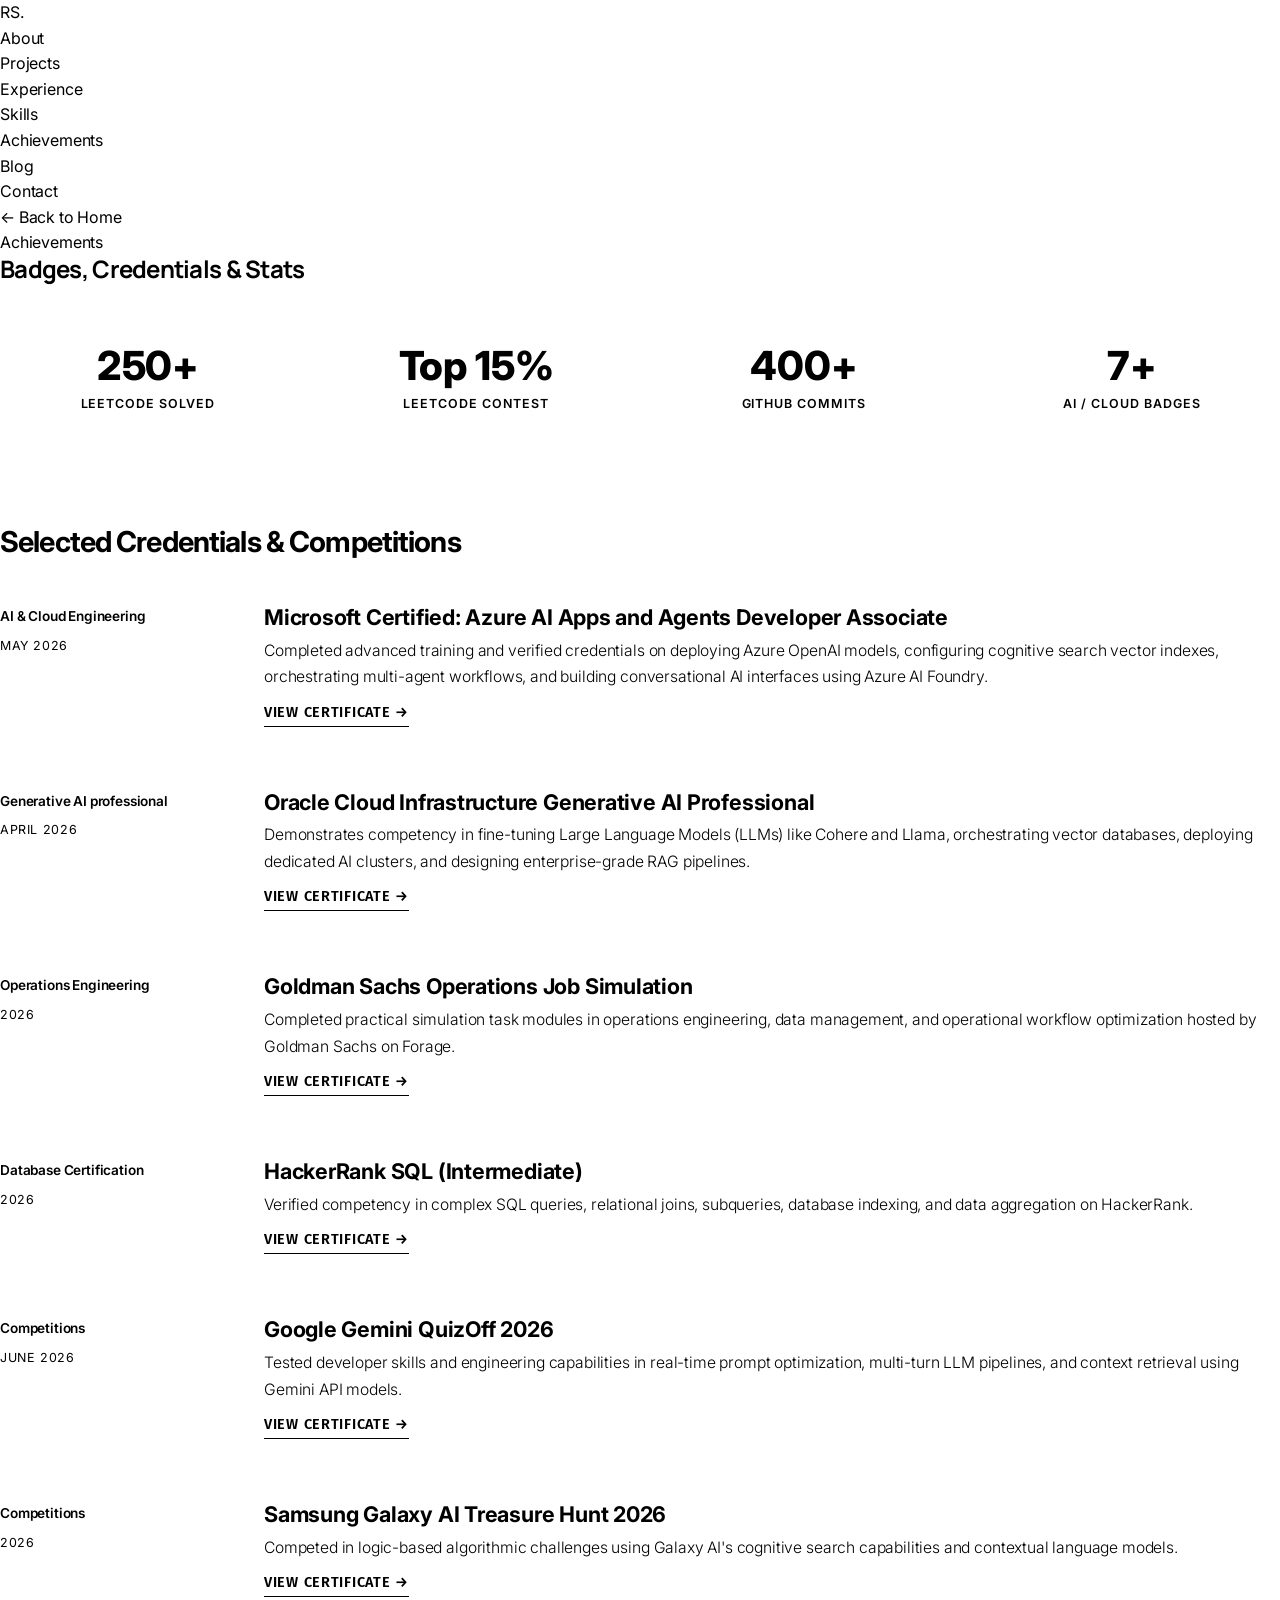
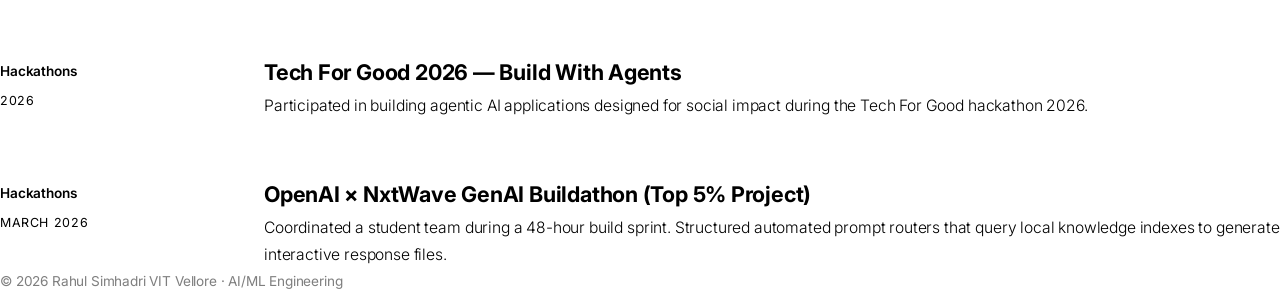
<file: achievements.html>
<!DOCTYPE html>
<html lang="en">

<head>
    <meta charset="UTF-8" />
    <meta name="viewport" content="width=device-width, initial-scale=1.0" />
    <title>Achievements — Rahul Simhadri</title>
    <link rel="preconnect" href="https://fonts.googleapis.com" />
    <link rel="preconnect" href="https://fonts.gstatic.com" crossorigin />
    <link href="https://fonts.googleapis.com/css2?family=Manrope:wght@300;400;500;600;700;800&family=Inter:wght@300;400;500;600&family=Fira+Sans:wght@300;400;500;600&display=swap" rel="stylesheet" />
    <link rel="stylesheet" href="style.css" />
    <style>
        /* ─── PAGE LOADER ────────────────────────────────────────── */
        .page-loader {
            position: fixed;
            top: 0;
            left: 0;
            width: 100%;
            height: 100%;
            background: #ffffff;
            z-index: 99999;
            display: flex;
            justify-content: center;
            align-items: center;
            transition: opacity 0.3s ease, visibility 0.3s ease;
        }

        .page-loader.fade-out {
            opacity: 0;
            visibility: hidden;
            pointer-events: none;
        }

        .loader-spinner {
            width: 36px;
            height: 36px;
            border: 3px solid rgba(236, 72, 153, 0.1);
            border-top: 3px solid #ec4899;
            border-right: 3px solid #8b5cf6;
            border-radius: 50%;
            animation: spin 0.6s linear infinite;
        }

        @keyframes spin {
            0% { transform: rotate(0deg); }
            100% { transform: rotate(360deg); }
        }

        .stats-grid {
            display: grid;
            grid-template-columns: repeat(auto-fit, minmax(220px, 1fr));
            gap: 2rem;
            margin-bottom: 5rem;
        }

        .stat-card {
            border: 1px solid var(--gray-200);
            padding: 2rem;
            background: var(--white);
            text-align: center;
        }

        .stat-value {
            font-family: var(--font-display);
            font-size: 2.5rem;
            font-weight: 800;
            color: var(--black);
            margin-bottom: 0.5rem;
            line-height: 1;
        }

        .stat-label {
            font-family: var(--font-label);
            font-size: 0.78rem;
            font-weight: 600;
            letter-spacing: 0.08em;
            text-transform: uppercase;
            color: var(--gray-400);
        }

        .achieve-list {
            display: flex;
            flex-direction: column;
            gap: 2rem;
        }

        .achieve-item {
            border-bottom: 1px solid var(--gray-200);
            padding-bottom: 2rem;
            display: grid;
            grid-template-columns: 200px 1fr;
            gap: 4rem;
            align-items: start;
        }
        .achieve-item:last-child {
            border-bottom: none;
            padding-bottom: 0;
        }

        .achieve-meta {
            font-family: var(--font-label);
            font-size: 0.85rem;
            color: var(--gray-400);
            line-height: 1.6;
        }

        .achieve-type {
            font-weight: 600;
            color: var(--black);
        }

        .achieve-date {
            font-size: 0.78rem;
            letter-spacing: 0.05em;
            text-transform: uppercase;
            margin-top: 0.5rem;
        }

        .achieve-title {
            font-family: var(--font-display);
            font-weight: 700;
            font-size: 1.35rem;
            color: var(--black);
            margin-bottom: 0.5rem;
            letter-spacing: -0.01em;
        }

        .achieve-desc {
            font-family: var(--font-body);
            font-size: 0.98rem;
            color: var(--gray-600);
            font-weight: 300;
            line-height: 1.7;
        }

        @media (max-width: 768px) {
            .achieve-item { grid-template-columns: 1fr; gap: 1rem; }
        }
    </style>
</head>

<body>

    <!-- Page Loader -->
    <div class="page-loader" id="page-loader">
        <div class="loader-spinner"></div>
    </div>
    <script>
        (function () {
            function hideLoader() {
                const loader = document.getElementById('page-loader');
                if (loader && !loader.classList.contains('fade-out')) {
                    loader.classList.add('fade-out');
                    setTimeout(() => loader.remove(), 300);
                }
            }
            document.addEventListener('DOMContentLoaded', hideLoader);
            setTimeout(hideLoader, 800);
            window.addEventListener('load', hideLoader);
        })();
    </script>

    <!-- ─── NAV ─────────────────────────────────────────────── -->
    <nav>
        <a href="index.html" class="nav-logo">RS.</a>
        <ul class="nav-links">
            <li><a href="about.html">About</a></li>
            <li><a href="projects.html">Projects</a></li>
            <li><a href="experience.html">Experience</a></li>
            <li><a href="skills.html">Skills</a></li>
            <li><a href="achievements.html" class="active">Achievements</a></li>
            <li><a href="blog.html">Blog</a></li>
            <li><a href="index.html#contact">Contact</a></li>
        </ul>
    </nav>

    <!-- ─── PAGE HEADER ─────────────────────────────────────── -->
    <section style="padding-bottom: 2rem; border-bottom: 1px solid var(--gray-200);">
        <a href="index.html" class="back-btn">&larr; Back to Home</a>
        <div class="section-label">Achievements</div>
        <h1 class="section-title" style="margin-bottom: 0;">Badges, Credentials & Stats</h1>
    </section>

    <!-- ─── ACHIEVEMENTS CONTENT ────────────────────────────── -->
    <main class="section-container">
        
        <!-- Stats Row -->
        <div class="stats-grid reveal">
            <div class="stat-card">
                <div class="stat-value">250+</div>
                <div class="stat-label">LeetCode Solved</div>
            </div>
            <div class="stat-card">
                <div class="stat-value">Top 15%</div>
                <div class="stat-label">LeetCode Contest</div>
            </div>
            <div class="stat-card">
                <div class="stat-value">400+</div>
                <div class="stat-label">GitHub Commits</div>
            </div>
            <div class="stat-card">
                <div class="stat-value">7+</div>
                <div class="stat-label">AI / Cloud Badges</div>
            </div>
        </div>

        <h2 style="font-family: var(--font-display); font-size: 1.8rem; font-weight: 700; color: var(--black); margin-bottom: 3rem;">Selected Credentials & Competitions</h2>

        <div class="achieve-list">
            
            <!-- Item 1: Microsoft AI -->
            <div class="achieve-item reveal">
                <div class="achieve-meta">
                    <span class="achieve-type">AI & Cloud Engineering</span>
                    <div class="achieve-date">May 2026</div>
                </div>
                <div>
                    <h3 class="achieve-title">Microsoft Certified: Azure AI Apps and Agents Developer Associate</h3>
                    <p class="achieve-desc">
                        Completed advanced training and verified credentials on deploying Azure OpenAI models, configuring cognitive search vector indexes, orchestrating multi-agent workflows, and building conversational AI interfaces using Azure AI Foundry.
                    </p>
                    <a href="https://learn.microsoft.com/en-gb/users/rahulsimhadri-8503/credentials/9c810e036632dae1?ref=https%3A%2F%2Fwww.linkedin.com%2F" target="_blank" class="proj-link" style="margin-top: 0.6rem; display: inline-block;">View Certificate &rarr;</a>
                </div>
            </div>

            <!-- Item 2: Oracle GenAI -->
            <div class="achieve-item reveal">
                <div class="achieve-meta">
                    <span class="achieve-type">Generative AI professional</span>
                    <div class="achieve-date">April 2026</div>
                </div>
                <div>
                    <h3 class="achieve-title">Oracle Cloud Infrastructure Generative AI Professional</h3>
                    <p class="achieve-desc">
                        Demonstrates competency in fine-tuning Large Language Models (LLMs) like Cohere and Llama, orchestrating vector databases, deploying dedicated AI clusters, and designing enterprise-grade RAG pipelines.
                    </p>
                    <a href="https://catalog-education.oracle.com/ords/certview/sharebadge?id=51A44E378EAC57FA61B55312A6FED4F50C820E6FA3C61D74D54C77B3E683B509" target="_blank" class="proj-link" style="margin-top: 0.6rem; display: inline-block;">View Certificate &rarr;</a>
                </div>
            </div>

            <!-- Item 3: Goldman Sachs -->
            <div class="achieve-item reveal">
                <div class="achieve-meta">
                    <span class="achieve-type">Operations Engineering</span>
                    <div class="achieve-date">2026</div>
                </div>
                <div>
                    <h3 class="achieve-title">Goldman Sachs Operations Job Simulation</h3>
                    <p class="achieve-desc">
                        Completed practical simulation task modules in operations engineering, data management, and operational workflow optimization hosted by Goldman Sachs on Forage.
                    </p>
                    <a href="https://www.theforage.com/completion-certificates/MBA4MnZTNFEoJZGnk/wNge9cjzNTXD2acrv_MBA4MnZTNFEoJZGnk_69cd59f580dfbcff228aa3c4_1775117588971_completion_certificate.pdf" target="_blank" class="proj-link" style="margin-top: 0.6rem; display: inline-block;">View Certificate &rarr;</a>
                </div>
            </div>

            <!-- Item 4: HackerRank SQL Intermediate -->
            <div class="achieve-item reveal">
                <div class="achieve-meta">
                    <span class="achieve-type">Database Certification</span>
                    <div class="achieve-date">2026</div>
                </div>
                <div>
                    <h3 class="achieve-title">HackerRank SQL (Intermediate)</h3>
                    <p class="achieve-desc">
                        Verified competency in complex SQL queries, relational joins, subqueries, database indexing, and data aggregation on HackerRank.
                    </p>
                    <a href="https://www.hackerrank.com/certificates/ca3b94683d32" target="_blank" class="proj-link" style="margin-top: 0.6rem; display: inline-block;">View Certificate &rarr;</a>
                </div>
            </div>

            <!-- Item 5: Google Gemini QuizOff -->
            <div class="achieve-item reveal">
                <div class="achieve-meta">
                    <span class="achieve-type">Competitions</span>
                    <div class="achieve-date">June 2026</div>
                </div>
                <div>
                    <h3 class="achieve-title">Google Gemini QuizOff 2026</h3>
                    <p class="achieve-desc">
                        Tested developer skills and engineering capabilities in real-time prompt optimization, multi-turn LLM pipelines, and context retrieval using Gemini API models.
                    </p>
                    <a href="https://unstop.com/certificate-preview/f907a15e-49de-41fa-8b84-b1eb6adaef85" target="_blank" class="proj-link" style="margin-top: 0.6rem; display: inline-block;">View Certificate &rarr;</a>
                </div>
            </div>

            <!-- Item 6: Samsung AI Treasure Hunt -->
            <div class="achieve-item reveal">
                <div class="achieve-meta">
                    <span class="achieve-type">Competitions</span>
                    <div class="achieve-date">2026</div>
                </div>
                <div>
                    <h3 class="achieve-title">Samsung Galaxy AI Treasure Hunt 2026</h3>
                    <p class="achieve-desc">
                        Competed in logic-based algorithmic challenges using Galaxy AI's cognitive search capabilities and contextual language models.
                    </p>
                    <a href="https://unstop.com/certificate-preview/9d3c58d0-61a9-41ae-9af9-38a8fc128b13" target="_blank" class="proj-link" style="margin-top: 0.6rem; display: inline-block;">View Certificate &rarr;</a>
                </div>
            </div>

            <!-- Item 7: Tech For Good -->
            <div class="achieve-item reveal">
                <div class="achieve-meta">
                    <span class="achieve-type">Hackathons</span>
                    <div class="achieve-date">2026</div>
                </div>
                <div>
                    <h3 class="achieve-title">Tech For Good 2026 — Build With Agents</h3>
                    <p class="achieve-desc">
                        Participated in building agentic AI applications designed for social impact during the Tech For Good hackathon 2026.
                    </p>
                </div>
            </div>

            <!-- Item 8: OpenAI Buildathon -->
            <div class="achieve-item reveal">
                <div class="achieve-meta">
                    <span class="achieve-type">Hackathons</span>
                    <div class="achieve-date">March 2026</div>
                </div>
                <div>
                    <h3 class="achieve-title">OpenAI &times; NxtWave GenAI Buildathon (Top 5% Project)</h3>
                    <p class="achieve-desc">
                        Coordinated a student team during a 48-hour build sprint. Structured automated prompt routers that query local knowledge indexes to generate interactive response files.
                    </p>
                </div>
            </div>

        </div>
    </main>

    <!-- ─── FOOTER ──────────────────────────────────────────── -->
    <footer>
        <span class="footer-copy">© 2026 Rahul Simhadri</span>
        <span class="footer-copy">VIT Vellore · AI/ML Engineering</span>
    </footer>

    <!-- ─── SCRIPTS ─────────────────────────────────────────── -->
    <script>
        (function () {
            var els = document.querySelectorAll('.reveal');
            if (!els.length) return;

            var observer = new IntersectionObserver(function (entries) {
                entries.forEach(function (entry) {
                    if (entry.isIntersecting) {
                        entry.target.classList.add('visible');
                        observer.unobserve(entry.target);
                    }
                });
            }, { threshold: 0.15, rootMargin: '0px 0px -40px 0px' });

            els.forEach(function (el) { observer.observe(el); });
        })();
    </script>
</body>

</html>
</file>
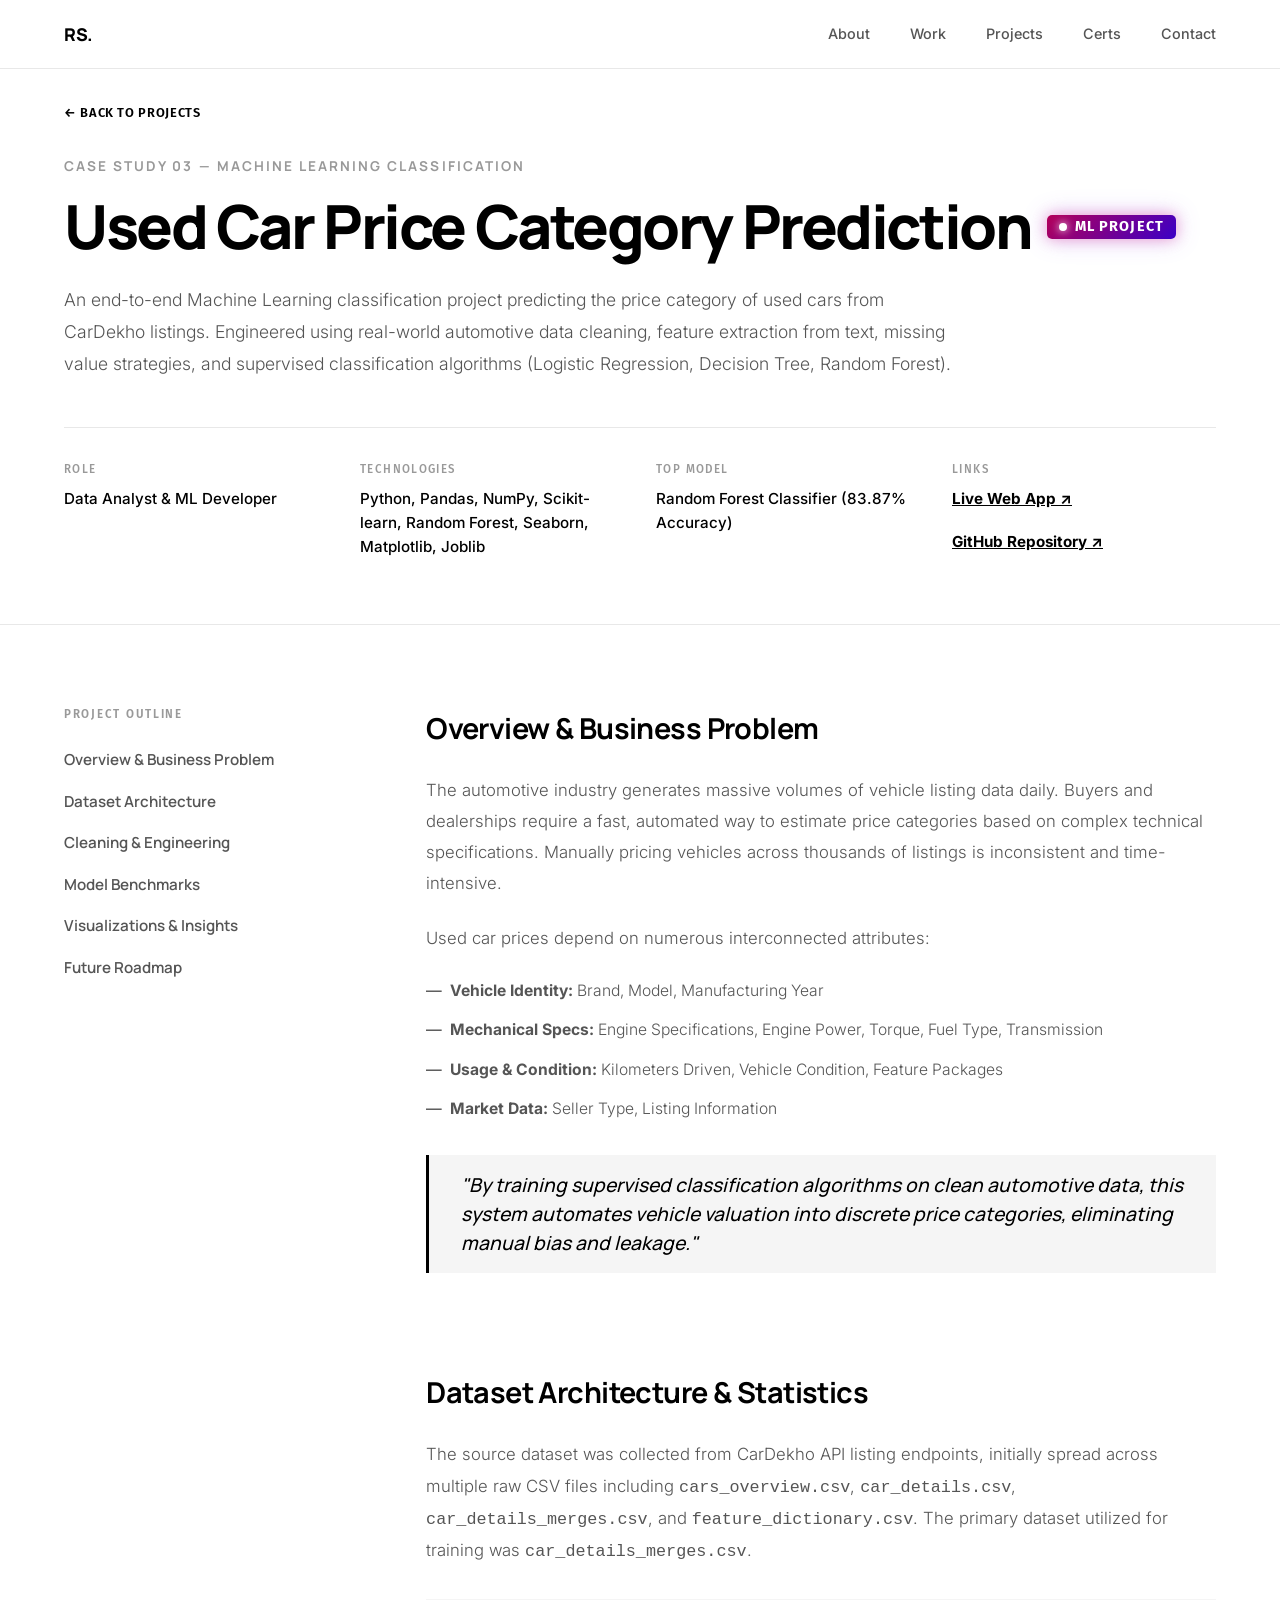
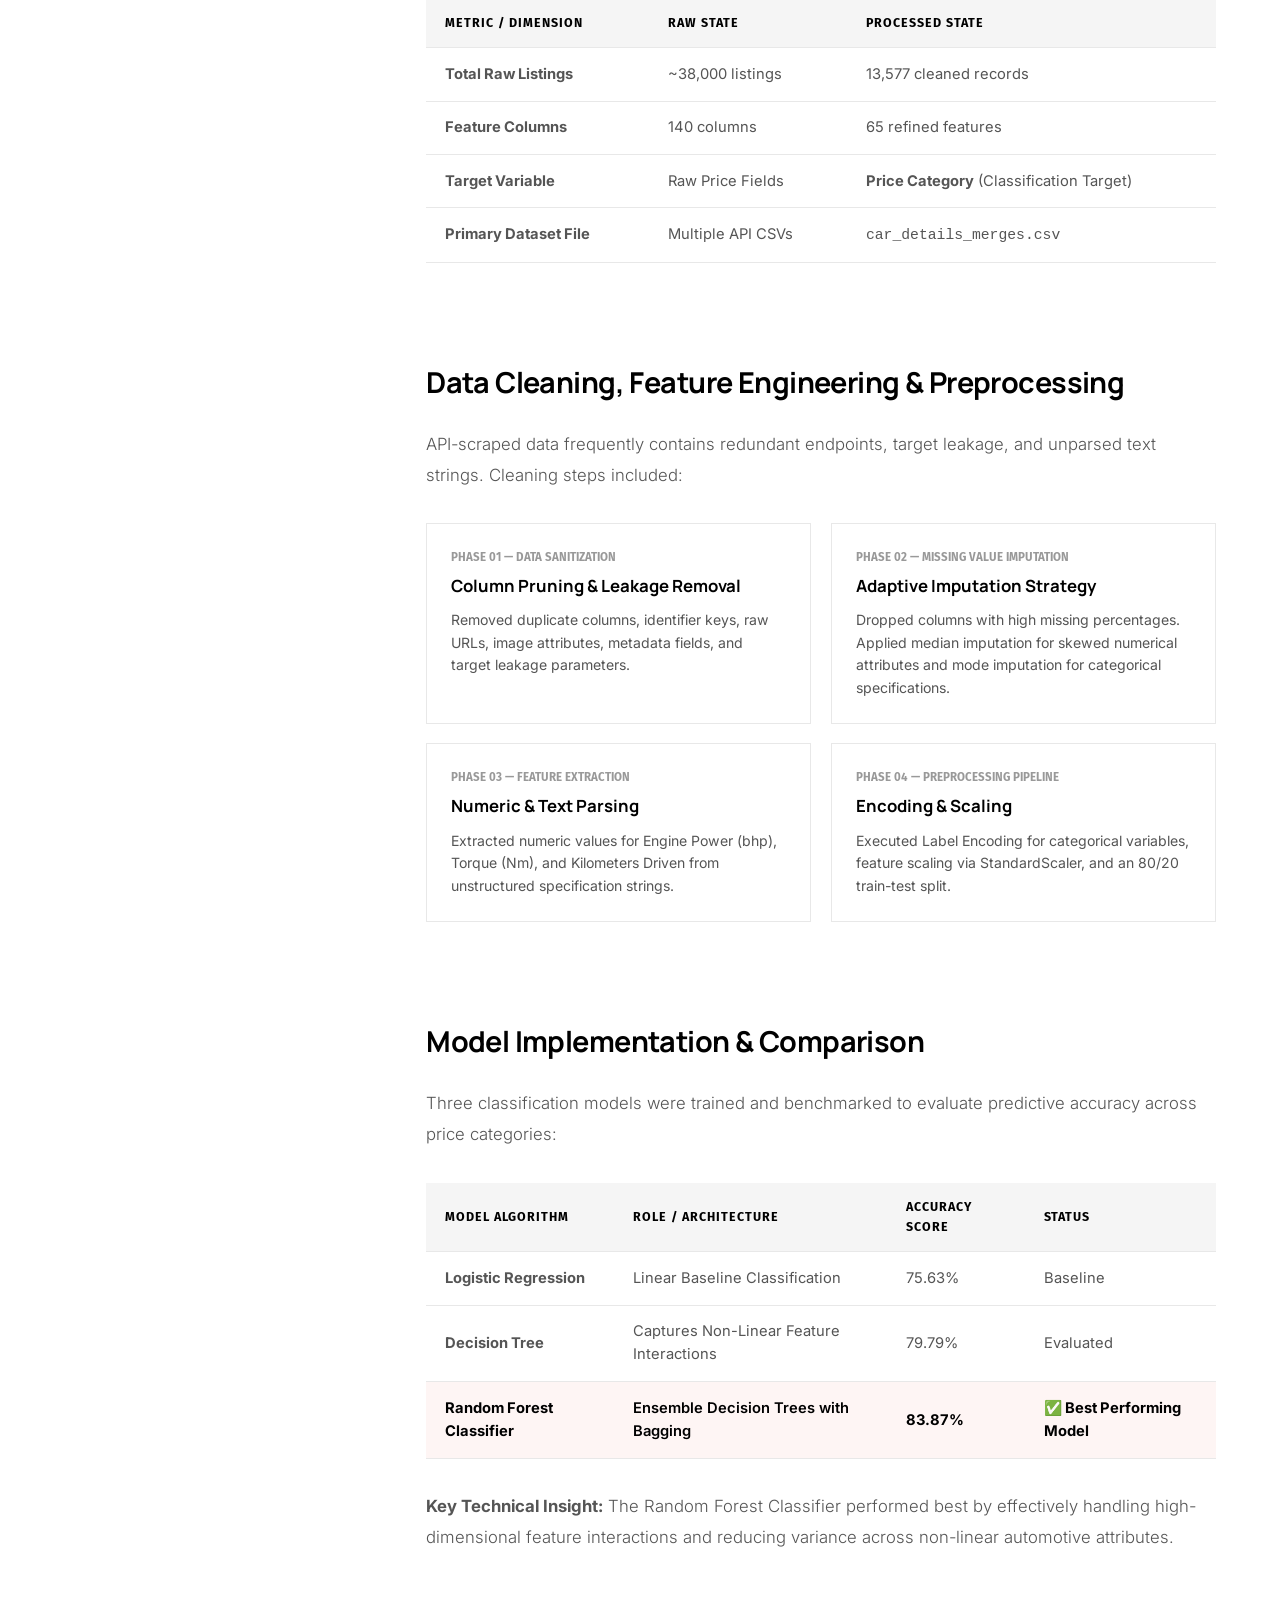
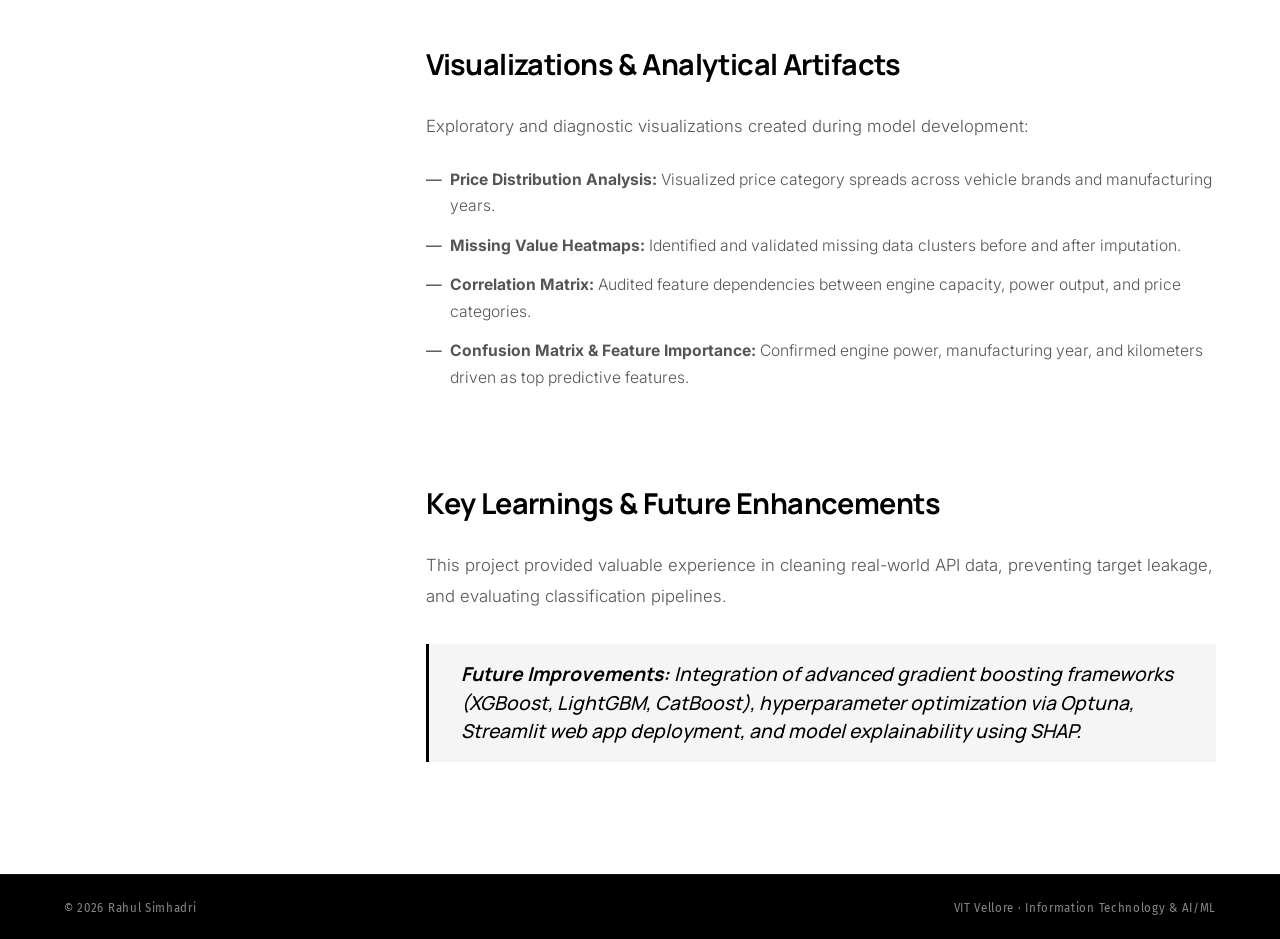
<file: project-car-price.html>
<!DOCTYPE html>
<html lang="en">
<head>
<meta charset="UTF-8" />
<meta name="viewport" content="width=device-width, initial-scale=1.0" />
<title>Used Car Price Category Prediction — Machine Learning Case Study</title>
<link rel="preconnect" href="https://fonts.googleapis.com" />
<link rel="preconnect" href="https://fonts.gstatic.com" crossorigin />
<link href="https://fonts.googleapis.com/css2?family=Manrope:wght@300;400;500;600;700;800&family=Inter:wght@300;400;500;600&family=Fira+Sans:wght@300;400;500;600&display=swap" rel="stylesheet" />

<style>
/* ─── RESET ─────────────────────────────────────────────── */
*, *::before, *::after { margin: 0; padding: 0; box-sizing: border-box; }

/* ─── PAGE LOADER ────────────────────────────────────────── */
.page-loader {
  position: fixed;
  top: 0; left: 0; width: 100%; height: 100%;
  background: #ffffff;
  z-index: 99999;
  display: flex; justify-content: center; align-items: center;
  transition: opacity 0.3s ease, visibility 0.3s ease;
}
.page-loader.fade-out {
  opacity: 0; visibility: hidden; pointer-events: none;
}
.loader-spinner {
  width: 36px; height: 36px;
  border: 3px solid rgba(236, 72, 153, 0.1);
  border-top: 3px solid #ec4899;
  border-right: 3px solid #8b5cf6;
  border-radius: 50%;
  animation: spin 0.6s linear infinite;
}
@keyframes spin {
  0% { transform: rotate(0deg); }
  100% { transform: rotate(360deg); }
}
html { scroll-behavior: smooth; }

:root {
  --white: #ffffff;
  --black: #000000;
  --gray-100: #f5f5f5;
  --gray-200: #e8e8e8;
  --gray-400: #999999;
  --gray-600: #555555;
  --gray-800: #222222;
  --font-display: 'Manrope', sans-serif;
  --font-body: 'Inter', sans-serif;
  --font-label: 'Fira Sans', sans-serif;
}

body {
  background: var(--white);
  color: var(--black);
  font-family: var(--font-body);
  font-size: 16px;
  line-height: 1.6;
  overflow-x: hidden;
  -webkit-font-smoothing: antialiased;
  padding-top: 4.2rem;
}

/* ─── NAV ─────────────────────────────────────────────────── */
nav {
  position: fixed;
  top: 0; left: 0; right: 0;
  z-index: 100;
  display: flex;
  align-items: center;
  justify-content: space-between;
  padding: 1.25rem 4rem;
  background: rgba(255,255,255,0.65);
  backdrop-filter: blur(15px);
  -webkit-backdrop-filter: blur(15px);
  border-bottom: 1px solid var(--gray-200);
}
.nav-logo {
  font-family: var(--font-display);
  font-weight: 800;
  font-size: 1.1rem;
  letter-spacing: -0.02em;
  color: var(--black);
  text-decoration: none;
}
.nav-links {
  display: flex;
  gap: 2.5rem;
  list-style: none;
}
.nav-links a {
  font-family: var(--font-body);
  font-size: 0.9rem;
  font-weight: 500;
  color: var(--gray-600);
  text-decoration: none;
  transition: color 0.2s;
}
.nav-links a:hover { color: var(--black); }

/* ─── CASE STUDY HEADER ───────────────────────────────────── */
.case-header {
  padding: 2rem 4rem 4rem;
  border-bottom: 1px solid var(--gray-200);
}
.back-link {
  font-family: var(--font-label);
  font-size: 0.8rem;
  font-weight: 600;
  letter-spacing: 0.05em;
  text-transform: uppercase;
  color: var(--black);
  text-decoration: none;
  display: inline-flex;
  align-items: center;
  gap: 0.5rem;
  margin-bottom: 2rem;
  transition: opacity 0.2s;
}
.back-link:hover { opacity: 0.5; }
.case-num {
  font-family: var(--font-display);
  font-size: 0.85rem;
  font-weight: 700;
  letter-spacing: 0.15em;
  text-transform: uppercase;
  color: var(--gray-400);
  margin-bottom: 1rem;
}
.case-title {
  font-family: var(--font-display);
  font-size: clamp(2.2rem, 5vw, 3.8rem);
  font-weight: 800;
  letter-spacing: -0.04em;
  line-height: 1.1;
  color: var(--black);
  margin-bottom: 1.5rem;
  display: flex;
  align-items: center;
  flex-wrap: wrap;
  gap: 0.5rem;
}
.ai-badge-glowing {
  display: inline-flex;
  align-items: center;
  gap: 0.45rem;
  padding: 0.25rem 0.75rem;
  background: linear-gradient(135deg, #b30059 0%, #3b00c6 100%);
  border-radius: 5px;
  vertical-align: middle;
  margin-left: 0.5rem;
  margin-right: 0.2rem;
  box-shadow: 0 0 14px rgba(236, 72, 153, 0.45), 0 0 24px rgba(139, 92, 246, 0.3);
  animation: ai-glow 2s infinite alternate;
}
.ai-badge-text {
  font-family: var(--font-label);
  font-size: 0.9rem;
  font-weight: 700;
  letter-spacing: 0.08em;
  text-transform: uppercase;
  color: #ffffff;
}
.ai-badge-dot {
  width: 8px; height: 8px;
  background-color: #ffffff;
  border-radius: 50%;
  box-shadow: 0 0 8px #ffffff;
  animation: ai-dot-pulse 1s infinite alternate;
}
@keyframes ai-glow {
  0% { box-shadow: 0 0 10px rgba(236, 72, 153, 0.4), 0 0 20px rgba(139, 92, 246, 0.35); }
  100% { box-shadow: 0 0 22px rgba(236, 72, 153, 0.7), 0 0 34px rgba(139, 92, 246, 0.6); }
}
@keyframes ai-dot-pulse {
  0% { transform: scale(0.85); opacity: 0.7; }
  100% { transform: scale(1.35); opacity: 1; }
}
.case-subtitle {
  font-family: var(--font-body);
  font-size: 1.1rem;
  font-weight: 300;
  color: var(--gray-600);
  max-width: 900px;
  line-height: 1.8;
}
.case-meta-grid {
  display: grid;
  grid-template-columns: repeat(auto-fit, minmax(200px, 1fr));
  gap: 2rem;
  margin-top: 3rem;
  border-top: 1px solid var(--gray-200);
  padding-top: 2rem;
}
.meta-item-title {
  font-family: var(--font-label);
  font-size: 0.72rem;
  font-weight: 500;
  letter-spacing: 0.12em;
  text-transform: uppercase;
  color: var(--gray-400);
  margin-bottom: 0.5rem;
}
.meta-item-val {
  font-family: var(--font-body);
  font-size: 0.95rem;
  color: var(--black);
  font-weight: 500;
}

/* ─── CASE STUDY CONTENT ──────────────────────────────────── */
.case-content {
  padding: 5rem 4rem;
  display: grid;
  grid-template-columns: 1fr 2.8fr;
  gap: 5rem;
  max-width: 1400px;
  margin: 0 auto;
}
.content-left {
  position: sticky;
  top: 8rem;
  height: fit-content;
}
.content-nav-title {
  font-family: var(--font-label);
  font-size: 0.72rem;
  font-weight: 600;
  letter-spacing: 0.15em;
  text-transform: uppercase;
  color: var(--gray-400);
  margin-bottom: 1.5rem;
}
.content-nav-list {
  list-style: none;
  display: flex;
  flex-direction: column;
  gap: 1rem;
}
.content-nav-list a {
  font-family: var(--font-display);
  font-size: 0.95rem;
  font-weight: 600;
  color: var(--gray-600);
  text-decoration: none;
  transition: color 0.2s;
}
.content-nav-list a:hover { color: var(--black); }

.content-right {
  display: flex;
  flex-direction: column;
  gap: 4rem;
}
.case-section { scroll-margin-top: 8rem; }
.case-section h2 {
  font-family: var(--font-display);
  font-size: 1.8rem;
  font-weight: 700;
  color: var(--black);
  letter-spacing: -0.02em;
  margin-bottom: 1.5rem;
}
.case-section p {
  font-family: var(--font-body);
  font-size: 1.05rem;
  font-weight: 300;
  color: var(--gray-600);
  line-height: 1.85;
  margin-bottom: 1.5rem;
}
.case-section ul {
  list-style: none;
  margin-bottom: 1.5rem;
}
.case-section li {
  font-family: var(--font-body);
  font-size: 0.98rem;
  font-weight: 300;
  color: var(--gray-600);
  line-height: 1.7;
  padding-left: 1.5rem;
  position: relative;
  margin-bottom: 0.8rem;
}
.case-section li::before {
  content: '—';
  position: absolute;
  left: 0;
  color: var(--black);
}
.accent-quote {
  border-left: 3px solid var(--black);
  padding: 1rem 0 1rem 2rem;
  margin: 2rem 0;
  font-family: var(--font-display);
  font-size: 1.2rem;
  font-style: italic;
  font-weight: 500;
  color: var(--black);
  line-height: 1.5;
  background: var(--gray-100);
}

.metrics-table {
  width: 100%;
  border-collapse: collapse;
  margin: 2rem 0;
  font-family: var(--font-body);
}
.metrics-table th, .metrics-table td {
  padding: 0.9rem 1.2rem;
  text-align: left;
  border-bottom: 1px solid var(--gray-200);
}
.metrics-table th {
  font-family: var(--font-label);
  font-size: 0.78rem;
  letter-spacing: 0.08em;
  text-transform: uppercase;
  background: var(--gray-100);
  color: var(--black);
  font-weight: 700;
}
.metrics-table td {
  font-size: 0.92rem;
  color: var(--gray-600);
}
.metrics-table tr.highlight-row {
  background: rgba(234, 67, 53, 0.05);
  font-weight: 600;
}
.metrics-table tr.highlight-row td {
  color: var(--black);
}

.workflow-grid {
  display: grid;
  grid-template-columns: repeat(auto-fit, minmax(260px, 1fr));
  gap: 1.2rem;
  margin: 2rem 0;
}
.workflow-card {
  border: 1px solid var(--gray-200);
  padding: 1.5rem;
  background: var(--white);
}
.workflow-phase {
  font-family: var(--font-label);
  font-size: 0.72rem;
  font-weight: 700;
  text-transform: uppercase;
  color: var(--gray-400);
  margin-bottom: 0.4rem;
}
.workflow-title {
  font-family: var(--font-display);
  font-size: 1.05rem;
  font-weight: 700;
  color: var(--black);
  margin-bottom: 0.6rem;
}
.workflow-desc {
  font-size: 0.88rem;
  color: var(--gray-600);
  line-height: 1.6;
}

footer {
  background: var(--black);
  border-top: 1px solid #111;
  padding: 1.5rem 4rem;
  display: flex;
  align-items: center;
  justify-content: space-between;
}
.footer-copy {
  font-family: var(--font-label);
  font-size: 0.72rem;
  color: #888;
  letter-spacing: 0.06em;
}

@media (max-width: 968px) {
  .case-content { grid-template-columns: 1fr; gap: 3rem; }
  .content-left { display: none; }
}
@media (max-width: 768px) {
  nav { padding: 1rem 1.5rem; }
  .nav-links { display: none; }
  .case-header, .case-content, footer { padding-left: 1.5rem; padding-right: 1.5rem; }
}
</style>
</head>
<body>

<!-- Page Loader -->
<div class="page-loader" id="page-loader">
  <div class="loader-spinner"></div>
</div>
<script>
  (function () {
    function hideLoader() {
      const loader = document.getElementById('page-loader');
      if (loader && !loader.classList.contains('fade-out')) {
        loader.classList.add('fade-out');
        setTimeout(() => loader.remove(), 300);
      }
    }
    document.addEventListener('DOMContentLoaded', hideLoader);
    setTimeout(hideLoader, 800);
    window.addEventListener('load', hideLoader);
  })();
</script>

<!-- NAV -->
<nav>
  <a href="index.html" class="nav-logo">RS.</a>
  <ul class="nav-links">
    <li><a href="index.html#about">About</a></li>
    <li><a href="index.html#experience">Work</a></li>
    <li><a href="index.html#projects">Projects</a></li>
    <li><a href="certifications.html">Certs</a></li>
    <li><a href="index.html#contact">Contact</a></li>
  </ul>
</nav>

<!-- CASE STUDY HEADER -->
<header class="case-header">
  <a href="index.html#projects" class="back-link">&larr; Back to Projects</a>
  <div class="case-num">Case Study 03 — Machine Learning Classification</div>
  <h1 class="case-title">Used Car Price Category Prediction <span class="ai-badge-glowing"><span class="ai-badge-dot"></span><span class="ai-badge-text">ML PROJECT</span></span></h1>
  <p class="case-subtitle">An end-to-end Machine Learning classification project predicting the price category of used cars from CarDekho listings. Engineered using real-world automotive data cleaning, feature extraction from text, missing value strategies, and supervised classification algorithms (Logistic Regression, Decision Tree, Random Forest).</p>

  <div class="case-meta-grid">
    <div class="meta-item">
      <div class="meta-item-title">Role</div>
      <div class="meta-item-val">Data Analyst & ML Developer</div>
    </div>
    <div class="meta-item">
      <div class="meta-item-title">Technologies</div>
      <div class="meta-item-val">Python, Pandas, NumPy, Scikit-learn, Random Forest, Seaborn, Matplotlib, Joblib</div>
    </div>
    <div class="meta-item">
      <div class="meta-item-title">Top Model</div>
      <div class="meta-item-val">Random Forest Classifier (83.87% Accuracy)</div>
    </div>
    <div class="meta-item">
      <div class="meta-item-title">Links</div>
      <div class="meta-item-val" style="display: flex; gap: 1.2rem; flex-wrap: wrap;">
        <a href="https://usedcarsprediction.streamlit.app/" target="_blank" style="color: var(--black); text-decoration: underline; font-weight: 700;">Live Web App ↗</a>
        <a href="https://github.com/Rahul252006/Used_Cars_Prediction_Model" target="_blank" style="color: var(--black); text-decoration: underline; font-weight: 700;">GitHub Repository ↗</a>
      </div>
    </div>
  </div>
</header>

<!-- CASE STUDY CONTENT -->
<main class="case-content">
  <aside class="content-left">
    <div class="content-nav-title">Project Outline</div>
    <ul class="content-nav-list">
      <li><a href="#overview">Overview & Business Problem</a></li>
      <li><a href="#dataset">Dataset Architecture</a></li>
      <li><a href="#preprocessing">Cleaning & Engineering</a></li>
      <li><a href="#models">Model Benchmarks</a></li>
      <li><a href="#visualizations">Visualizations & Insights</a></li>
      <li><a href="#future">Future Roadmap</a></li>
    </ul>
  </aside>

  <div class="content-right">

    <!-- Section 1: Overview & Business Problem -->
    <section id="overview" class="case-section">
      <h2>Overview & Business Problem</h2>
      <p>
        The automotive industry generates massive volumes of vehicle listing data daily. Buyers and dealerships require a fast, automated way to estimate price categories based on complex technical specifications. Manually pricing vehicles across thousands of listings is inconsistent and time-intensive.
      </p>
      <p>
        Used car prices depend on numerous interconnected attributes:
      </p>
      <ul>
        <li><strong>Vehicle Identity:</strong> Brand, Model, Manufacturing Year</li>
        <li><strong>Mechanical Specs:</strong> Engine Specifications, Engine Power, Torque, Fuel Type, Transmission</li>
        <li><strong>Usage & Condition:</strong> Kilometers Driven, Vehicle Condition, Feature Packages</li>
        <li><strong>Market Data:</strong> Seller Type, Listing Information</li>
      </ul>
      <div class="accent-quote">
        "By training supervised classification algorithms on clean automotive data, this system automates vehicle valuation into discrete price categories, eliminating manual bias and leakage."
      </div>
    </section>

    <!-- Section 2: Dataset Architecture -->
    <section id="dataset" class="case-section">
      <h2>Dataset Architecture & Statistics</h2>
      <p>
        The source dataset was collected from CarDekho API listing endpoints, initially spread across multiple raw CSV files including <code>cars_overview.csv</code>, <code>car_details.csv</code>, <code>car_details_merges.csv</code>, and <code>feature_dictionary.csv</code>. The primary dataset utilized for training was <code>car_details_merges.csv</code>.
      </p>

      <table class="metrics-table">
        <thead>
          <tr>
            <th>Metric / Dimension</th>
            <th>Raw State</th>
            <th>Processed State</th>
          </tr>
        </thead>
        <tbody>
          <tr>
            <td><strong>Total Raw Listings</strong></td>
            <td>~38,000 listings</td>
            <td>13,577 cleaned records</td>
          </tr>
          <tr>
            <td><strong>Feature Columns</strong></td>
            <td>140 columns</td>
            <td>65 refined features</td>
          </tr>
          <tr>
            <td><strong>Target Variable</strong></td>
            <td>Raw Price Fields</td>
            <td><strong>Price Category</strong> (Classification Target)</td>
          </tr>
          <tr>
            <td><strong>Primary Dataset File</strong></td>
            <td>Multiple API CSVs</td>
            <td><code>car_details_merges.csv</code></td>
          </tr>
        </tbody>
      </table>
    </section>

    <!-- Section 3: Data Cleaning & Feature Engineering -->
    <section id="preprocessing" class="case-section">
      <h2>Data Cleaning, Feature Engineering & Preprocessing</h2>
      <p>
        API-scraped data frequently contains redundant endpoints, target leakage, and unparsed text strings. Cleaning steps included:
      </p>
      
      <div class="workflow-grid">
        <div class="workflow-card">
          <div class="workflow-phase">Phase 01 — Data Sanitization</div>
          <div class="workflow-title">Column Pruning & Leakage Removal</div>
          <div class="workflow-desc">Removed duplicate columns, identifier keys, raw URLs, image attributes, metadata fields, and target leakage parameters.</div>
        </div>
        <div class="workflow-card">
          <div class="workflow-phase">Phase 02 — Missing Value Imputation</div>
          <div class="workflow-title">Adaptive Imputation Strategy</div>
          <div class="workflow-desc">Dropped columns with high missing percentages. Applied median imputation for skewed numerical attributes and mode imputation for categorical specifications.</div>
        </div>
        <div class="workflow-card">
          <div class="workflow-phase">Phase 03 — Feature Extraction</div>
          <div class="workflow-title">Numeric & Text Parsing</div>
          <div class="workflow-desc">Extracted numeric values for Engine Power (bhp), Torque (Nm), and Kilometers Driven from unstructured specification strings.</div>
        </div>
        <div class="workflow-card">
          <div class="workflow-phase">Phase 04 — Preprocessing Pipeline</div>
          <div class="workflow-title">Encoding & Scaling</div>
          <div class="workflow-desc">Executed Label Encoding for categorical variables, feature scaling via StandardScaler, and an 80/20 train-test split.</div>
        </div>
      </div>
    </section>

    <!-- Section 4: Model Evaluation & Benchmarks -->
    <section id="models" class="case-section">
      <h2>Model Implementation & Comparison</h2>
      <p>
        Three classification models were trained and benchmarked to evaluate predictive accuracy across price categories:
      </p>

      <table class="metrics-table">
        <thead>
          <tr>
            <th>Model Algorithm</th>
            <th>Role / Architecture</th>
            <th>Accuracy Score</th>
            <th>Status</th>
          </tr>
        </thead>
        <tbody>
          <tr>
            <td><strong>Logistic Regression</strong></td>
            <td>Linear Baseline Classification</td>
            <td>75.63%</td>
            <td>Baseline</td>
          </tr>
          <tr>
            <td><strong>Decision Tree</strong></td>
            <td>Captures Non-Linear Feature Interactions</td>
            <td>79.79%</td>
            <td>Evaluated</td>
          </tr>
          <tr class="highlight-row">
            <td><strong>Random Forest Classifier</strong></td>
            <td>Ensemble Decision Trees with Bagging</td>
            <td><strong>83.87%</strong></td>
            <td><strong>✅ Best Performing Model</strong></td>
          </tr>
        </tbody>
      </table>

      <p>
        <strong>Key Technical Insight:</strong> The Random Forest Classifier performed best by effectively handling high-dimensional feature interactions and reducing variance across non-linear automotive attributes.
      </p>
    </section>

    <!-- Section 5: Visualizations & Analysis -->
    <section id="visualizations" class="case-section">
      <h2>Visualizations & Analytical Artifacts</h2>
      <p>Exploratory and diagnostic visualizations created during model development:</p>
      <ul>
        <li><strong>Price Distribution Analysis:</strong> Visualized price category spreads across vehicle brands and manufacturing years.</li>
        <li><strong>Missing Value Heatmaps:</strong> Identified and validated missing data clusters before and after imputation.</li>
        <li><strong>Correlation Matrix:</strong> Audited feature dependencies between engine capacity, power output, and price categories.</li>
        <li><strong>Confusion Matrix & Feature Importance:</strong> Confirmed engine power, manufacturing year, and kilometers driven as top predictive features.</li>
      </ul>
    </section>

    <!-- Section 6: Future Roadmap -->
    <section id="future" class="case-section">
      <h2>Key Learnings & Future Enhancements</h2>
      <p>
        This project provided valuable experience in cleaning real-world API data, preventing target leakage, and evaluating classification pipelines.
      </p>
      <div class="accent-quote">
        <strong>Future Improvements:</strong> Integration of advanced gradient boosting frameworks (XGBoost, LightGBM, CatBoost), hyperparameter optimization via Optuna, Streamlit web app deployment, and model explainability using SHAP.
      </div>
    </section>

  </div>
</main>

<!-- FOOTER -->
<footer>
  <span class="footer-copy">© 2026 Rahul Simhadri</span>
  <span class="footer-copy">VIT Vellore · Information Technology & AI/ML</span>
</footer>

</body>
</html>
</file>
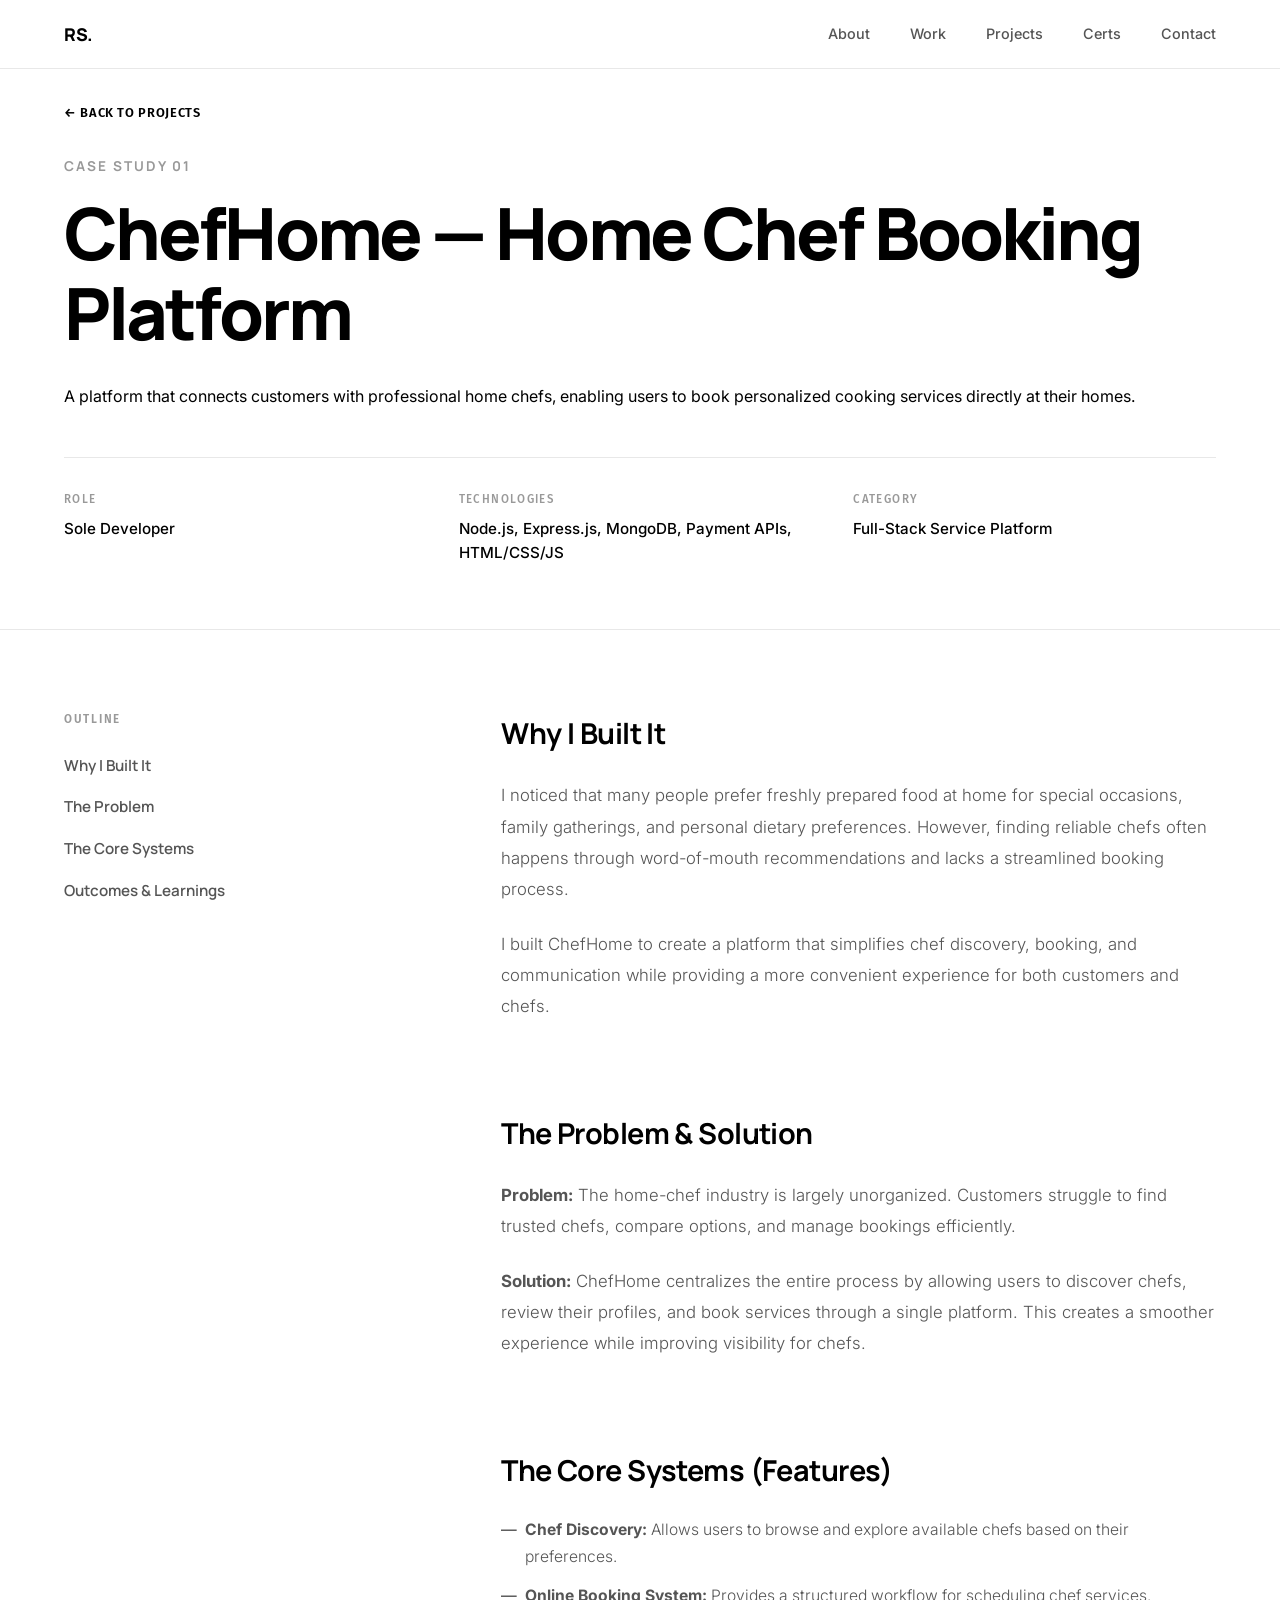
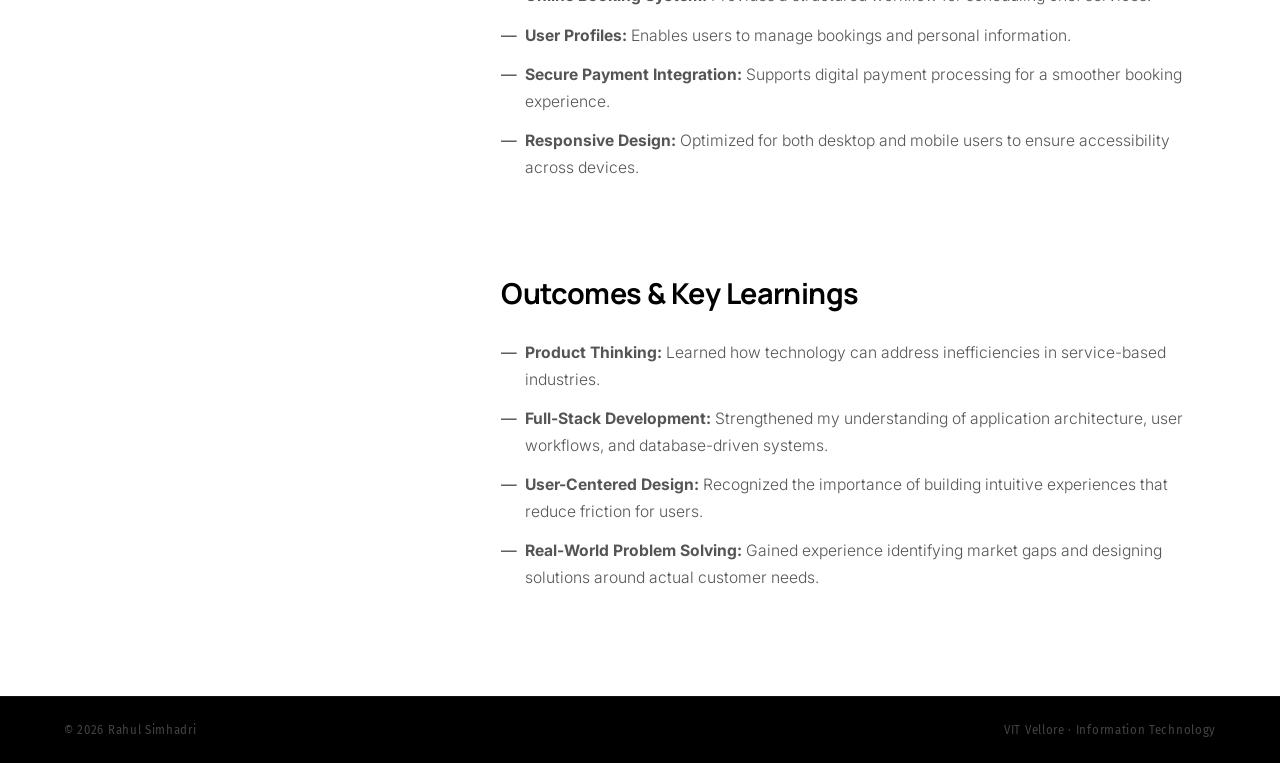
<file: project-chefhome.html>
<!DOCTYPE html>
<html lang="en">
<head>
<meta charset="UTF-8" />
<meta name="viewport" content="width=device-width, initial-scale=1.0" />
<title>ChefHome — Case Study</title>
<link rel="preconnect" href="https://fonts.googleapis.com" />
<link rel="preconnect" href="https://fonts.gstatic.com" crossorigin />
<link href="https://fonts.googleapis.com/css2?family=Manrope:wght@300;400;500;600;700;800&family=Inter:wght@300;400;500;600&family=Fira+Sans:wght@300;400;500;600&display=swap" rel="stylesheet" />

<style>
/* ─── RESET ─────────────────────────────────────────────── */
*, *::before, *::after { margin: 0; padding: 0; box-sizing: border-box; }

/* ─── PAGE LOADER ────────────────────────────────────────── */
.page-loader {
  position: fixed;
  top: 0;
  left: 0;
  width: 100%;
  height: 100%;
  background: #ffffff;
  z-index: 99999;
  display: flex;
  justify-content: center;
  align-items: center;
  transition: opacity 0.3s ease, visibility 0.3s ease;
}

.page-loader.fade-out {
  opacity: 0;
  visibility: hidden;
  pointer-events: none;
}

.loader-spinner {
  width: 36px;
  height: 36px;
  border: 3px solid rgba(0, 0, 0, 0.1);
  border-top: 3px solid #000000;
  border-radius: 50%;
  animation: spin 0.6s linear infinite;
}

@keyframes spin {
  0% { transform: rotate(0deg); }
  100% { transform: rotate(360deg); }
}
html { scroll-behavior: smooth; }

:root {
  --white: #ffffff;
  --black: #000000;
  --gray-100: #f5f5f5;
  --gray-200: #e8e8e8;
  --gray-400: #999999;
  --gray-600: #555555;
  --gray-800: #222222;
  --font-display: 'Manrope', sans-serif;
  --font-body: 'Inter', sans-serif;
  --font-label: 'Fira Sans', sans-serif;
}

body {
  background: var(--white);
  color: var(--black);
  font-family: var(--font-body);
  font-size: 16px;
  line-height: 1.6;
  overflow-x: hidden;
  -webkit-font-smoothing: antialiased;
  padding-top: 4.2rem; /* Space for fixed nav */
}

/* ─── NAV ─────────────────────────────────────────────────── */
nav {
  position: fixed;
  top: 0; left: 0; right: 0;
  z-index: 100;
  display: flex;
  align-items: center;
  justify-content: space-between;
  padding: 1.25rem 4rem;
  background: rgba(255,255,255,0.65);
  backdrop-filter: blur(15px);
  -webkit-backdrop-filter: blur(15px);
  border-bottom: 1px solid var(--gray-200);
}

.nav-logo {
  font-family: var(--font-display);
  font-weight: 800;
  font-size: 1.1rem;
  letter-spacing: -0.02em;
  color: var(--black);
  text-decoration: none;
}

.nav-links {
  display: flex;
  gap: 2.5rem;
  list-style: none;
}

.nav-links a {
  font-family: var(--font-body);
  font-size: 0.9rem;
  font-weight: 500;
  letter-spacing: normal;
  text-transform: none;
  color: var(--gray-600);
  text-decoration: none;
  transition: color 0.2s;
}
.nav-links a:hover { color: var(--black); }

/* ─── CASE STUDY HEADER ───────────────────────────────────── */
.case-header {
  padding: 2rem 4rem 4rem;
  border-bottom: 1px solid var(--gray-200);
}

.back-link {
  font-family: var(--font-label);
  font-size: 0.8rem;
  font-weight: 600;
  letter-spacing: 0.05em;
  text-transform: uppercase;
  color: var(--black);
  text-decoration: none;
  display: inline-flex;
  align-items: center;
  gap: 0.5rem;
  margin-bottom: 2rem;
  transition: opacity 0.2s;
}
.back-link:hover { opacity: 0.5; }

.case-num {
  font-family: var(--font-display);
  font-size: 0.85rem;
  font-weight: 700;
  letter-spacing: 0.15em;
  text-transform: uppercase;
  color: var(--gray-400);
  margin-bottom: 1rem;
}

.case-title {
  font-family: var(--font-display);
  font-size: clamp(2.5rem, 6vw, 4.5rem);
  font-weight: 800;
  letter-spacing: -0.04em;
  line-height: 1.1;
  color: var(--black);
  margin-bottom: 2rem;
  display: flex;
  align-items: center;
  flex-wrap: wrap;
  gap: 0.5rem;
}

.case-meta-grid {
  display: grid;
  grid-template-columns: repeat(auto-fit, minmax(200px, 1fr));
  gap: 2rem;
  margin-top: 3rem;
  border-top: 1px solid var(--gray-200);
  padding-top: 2rem;
}

.meta-item-title {
  font-family: var(--font-label);
  font-size: 0.72rem;
  font-weight: 500;
  letter-spacing: 0.12em;
  text-transform: uppercase;
  color: var(--gray-400);
  margin-bottom: 0.5rem;
}

.meta-item-val {
  font-family: var(--font-body);
  font-size: 0.95rem;
  color: var(--black);
  font-weight: 500;
}

/* ─── CASE STUDY CONTENT ──────────────────────────────────── */
.case-content {
  padding: 5rem 4rem;
  display: grid;
  grid-template-columns: 1fr 2fr;
  gap: 5rem;
  max-width: 1400px;
  margin: 0 auto;
}

.content-left {
  position: sticky;
  top: 8rem;
}

.content-nav-title {
  font-family: var(--font-label);
  font-size: 0.72rem;
  font-weight: 600;
  letter-spacing: 0.15em;
  text-transform: uppercase;
  color: var(--gray-400);
  margin-bottom: 1.5rem;
}

.content-nav-list {
  list-style: none;
  display: flex;
  flex-direction: column;
  gap: 1rem;
}

.content-nav-list a {
  font-family: var(--font-display);
  font-size: 0.95rem;
  font-weight: 600;
  color: var(--gray-600);
  text-decoration: none;
  transition: color 0.2s;
}
.content-nav-list a:hover { color: var(--black); }

.content-right {
  display: flex;
  flex-direction: column;
  gap: 4rem;
}

.case-section {
  scroll-margin-top: 8rem;
}

.case-section h2 {
  font-family: var(--font-display);
  font-size: 1.8rem;
  font-weight: 700;
  color: var(--black);
  letter-spacing: -0.02em;
  margin-bottom: 1.5rem;
}

.case-section p {
  font-family: var(--font-body);
  font-size: 1.05rem;
  font-weight: 300;
  color: var(--gray-600);
  line-height: 1.85;
  margin-bottom: 1.5rem;
}

.case-section ul {
  list-style: none;
  margin-bottom: 1.5rem;
}

.case-section li {
  font-family: var(--font-body);
  font-size: 0.98rem;
  font-weight: 300;
  color: var(--gray-600);
  line-height: 1.7;
  padding-left: 1.5rem;
  position: relative;
  margin-bottom: 0.8rem;
}
.case-section li::before {
  content: '—';
  position: absolute;
  left: 0;
  color: var(--black);
}

/* ─── FOOTER ──────────────────────────────────────────────── */
footer {
  background: var(--black);
  border-top: 1px solid #111;
  padding: 1.5rem 4rem;
  display: flex;
  align-items: center;
  justify-content: space-between;
}

.footer-copy {
  font-family: var(--font-label);
  font-size: 0.72rem;
  color: #444;
  letter-spacing: 0.06em;
}

/* ─── MOBILE ──────────────────────────────────────────────── */
@media (max-width: 968px) {
  .case-content { grid-template-columns: 1fr; gap: 3rem; }
  .content-left { display: none; }
}

@media (max-width: 768px) {
  nav { padding: 1rem 1.5rem; }
  .nav-links { display: none; }
  .case-header, .case-content, footer { padding-left: 1.5rem; padding-right: 1.5rem; }
}
</style>
</head>
<body>

<!-- Page Loader -->
<div class="page-loader" id="page-loader">
  <div class="loader-spinner"></div>
</div>
<script>
  (function () {
    function hideLoader() {
      const loader = document.getElementById('page-loader');
      if (loader && !loader.classList.contains('fade-out')) {
        loader.classList.add('fade-out');
        setTimeout(() => loader.remove(), 300);
      }
    }
    document.addEventListener('DOMContentLoaded', hideLoader);
    setTimeout(hideLoader, 800);
    window.addEventListener('load', hideLoader);
  })();
</script>

<!-- ─── NAV ─────────────────────────────────────────────── -->
<nav>
  <a href="index.html" class="nav-logo">RS.</a>
  <ul class="nav-links">
    <li><a href="index.html#about">About</a></li>
    <li><a href="index.html#experience">Work</a></li>
    <li><a href="index.html#projects">Projects</a></li>
    <li><a href="certifications.html">Certs</a></li>
    <li><a href="index.html#contact">Contact</a></li>
  </ul>
</nav>

<!-- ─── CASE STUDY HEADER ────────────────────────────────── -->
<header class="case-header">
  <a href="index.html#projects" class="back-link">&larr; Back to Projects</a>
  <div class="case-num">Case Study 01</div>
  <h1 class="case-title">ChefHome — Home Chef Booking Platform</h1>
  <p class="case-subtitle">A platform that connects customers with professional home chefs, enabling users to book personalized cooking services directly at their homes.</p>

  <div class="case-meta-grid">
    <div class="meta-item">
      <div class="meta-item-title">Role</div>
      <div class="meta-item-val">Sole Developer</div>
    </div>
    <div class="meta-item">
      <div class="meta-item-title">Technologies</div>
      <div class="meta-item-val">Node.js, Express.js, MongoDB, Payment APIs, HTML/CSS/JS</div>
    </div>
    <div class="meta-item">
      <div class="meta-item-title">Category</div>
      <div class="meta-item-val">Full-Stack Service Platform</div>
    </div>

  </div>
</header>

<!-- ─── CASE STUDY CONTENT ───────────────────────────────── -->
<main class="case-content">
  <aside class="content-left">
    <div class="content-nav-title">Outline</div>
    <ul class="content-nav-list">
      <li><a href="#why">Why I Built It</a></li>
      <li><a href="#problem">The Problem</a></li>
      <li><a href="#systems">The Core Systems</a></li>
      <li><a href="#outcomes">Outcomes & Learnings</a></li>
    </ul>
  </aside>

  <div class="content-right">
    
    <!-- Section: Why I Built It -->
    <section id="why" class="case-section">
      <h2>Why I Built It</h2>
      <p>
        I noticed that many people prefer freshly prepared food at home for special occasions, family gatherings, and personal dietary preferences. However, finding reliable chefs often happens through word-of-mouth recommendations and lacks a streamlined booking process.
      </p>
      <p>
        I built ChefHome to create a platform that simplifies chef discovery, booking, and communication while providing a more convenient experience for both customers and chefs.
      </p>
    </section>

    <!-- Section: The Problem -->
    <section id="problem" class="case-section">
      <h2>The Problem & Solution</h2>
      <p><strong>Problem:</strong> The home-chef industry is largely unorganized. Customers struggle to find trusted chefs, compare options, and manage bookings efficiently.</p>
      <p><strong>Solution:</strong> ChefHome centralizes the entire process by allowing users to discover chefs, review their profiles, and book services through a single platform. This creates a smoother experience while improving visibility for chefs.</p>
    </section>

    <!-- Section: The Core Systems -->
    <section id="systems" class="case-section">
      <h2>The Core Systems (Features)</h2>
      <ul>
        <li><strong>Chef Discovery:</strong> Allows users to browse and explore available chefs based on their preferences.</li>
        <li><strong>Online Booking System:</strong> Provides a structured workflow for scheduling chef services.</li>
        <li><strong>User Profiles:</strong> Enables users to manage bookings and personal information.</li>
        <li><strong>Secure Payment Integration:</strong> Supports digital payment processing for a smoother booking experience.</li>
        <li><strong>Responsive Design:</strong> Optimized for both desktop and mobile users to ensure accessibility across devices.</li>
      </ul>
    </section>

    <!-- Section: Outcomes -->
    <section id="outcomes" class="case-section">
      <h2>Outcomes & Key Learnings</h2>
      <ul>
        <li><strong>Product Thinking:</strong> Learned how technology can address inefficiencies in service-based industries.</li>
        <li><strong>Full-Stack Development:</strong> Strengthened my understanding of application architecture, user workflows, and database-driven systems.</li>
        <li><strong>User-Centered Design:</strong> Recognized the importance of building intuitive experiences that reduce friction for users.</li>
        <li><strong>Real-World Problem Solving:</strong> Gained experience identifying market gaps and designing solutions around actual customer needs.</li>
      </ul>
    </section>

  </div>
</main>

<!-- ─── FOOTER ────────────────────────────────────────────── -->
<footer>
  <span class="footer-copy">© 2026 Rahul Simhadri</span>
  <span class="footer-copy">VIT Vellore · Information Technology</span>
</footer>

</body>
</html>
</file>
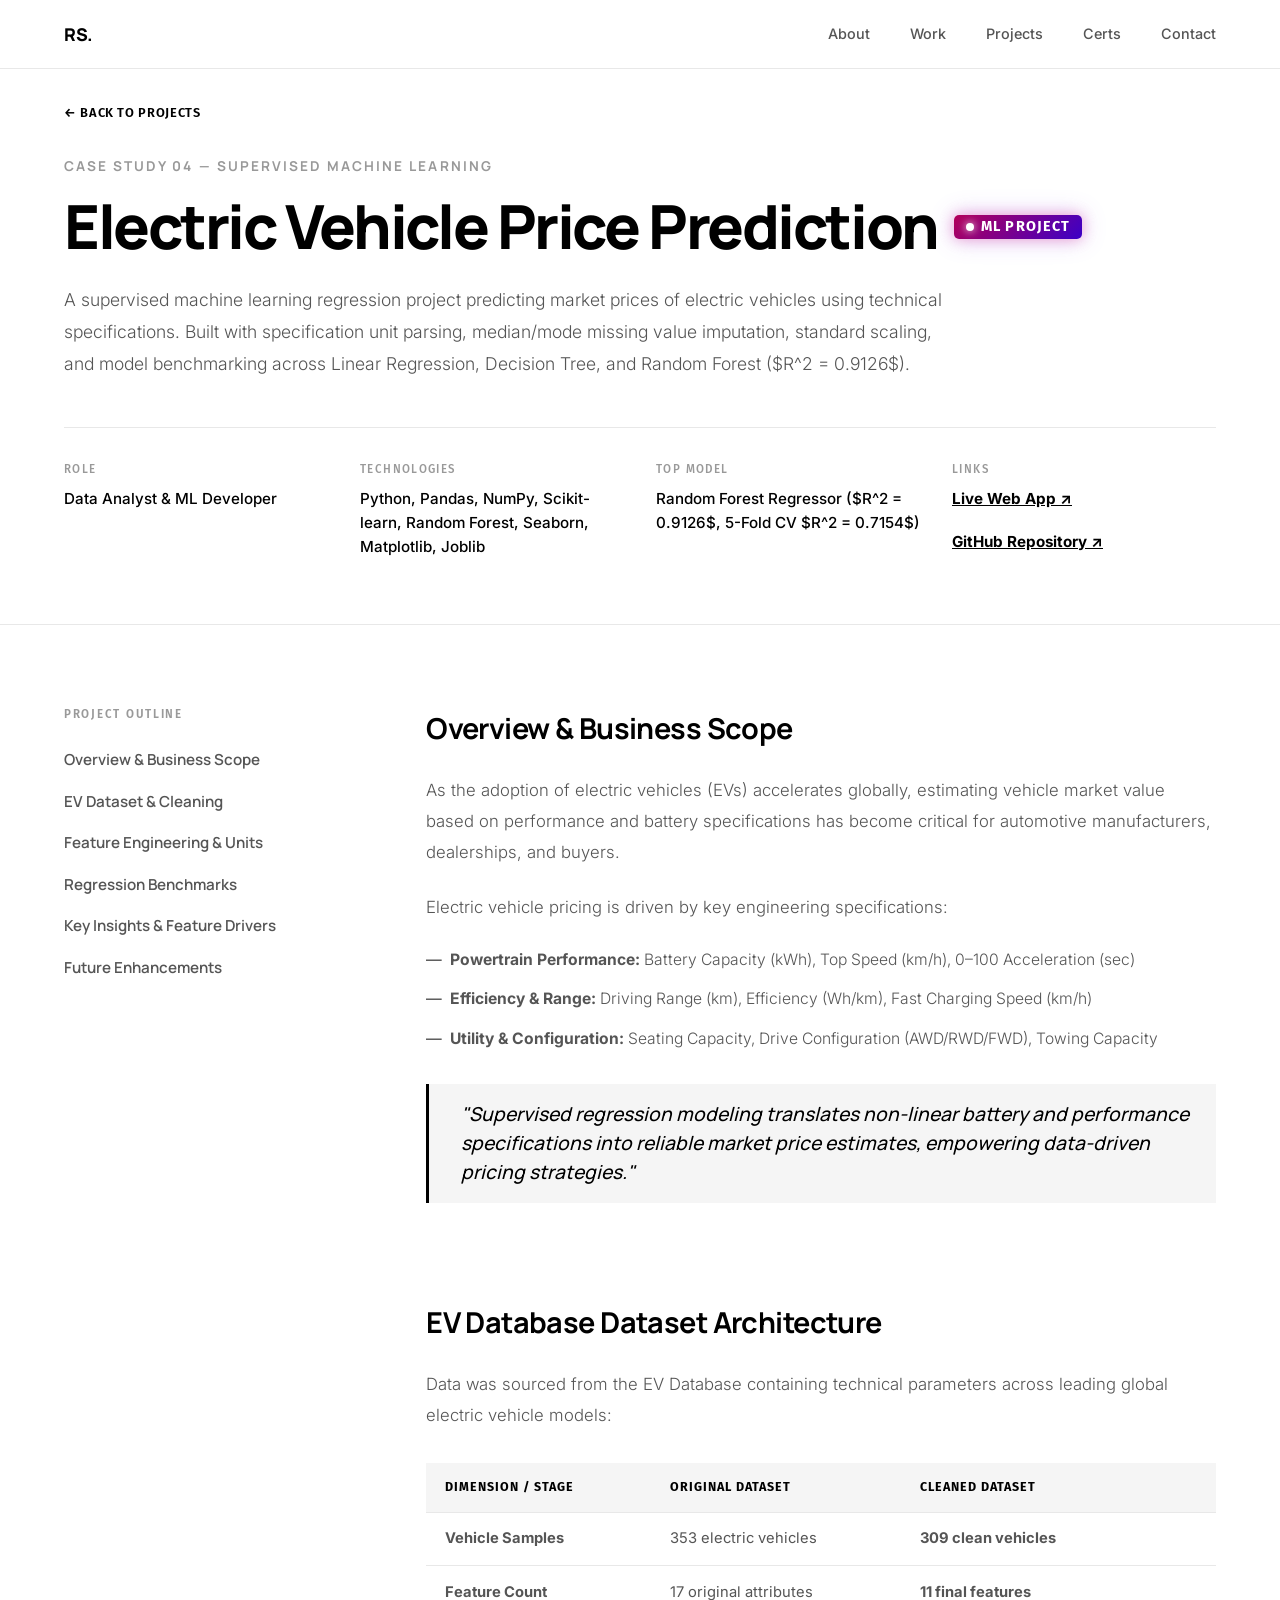
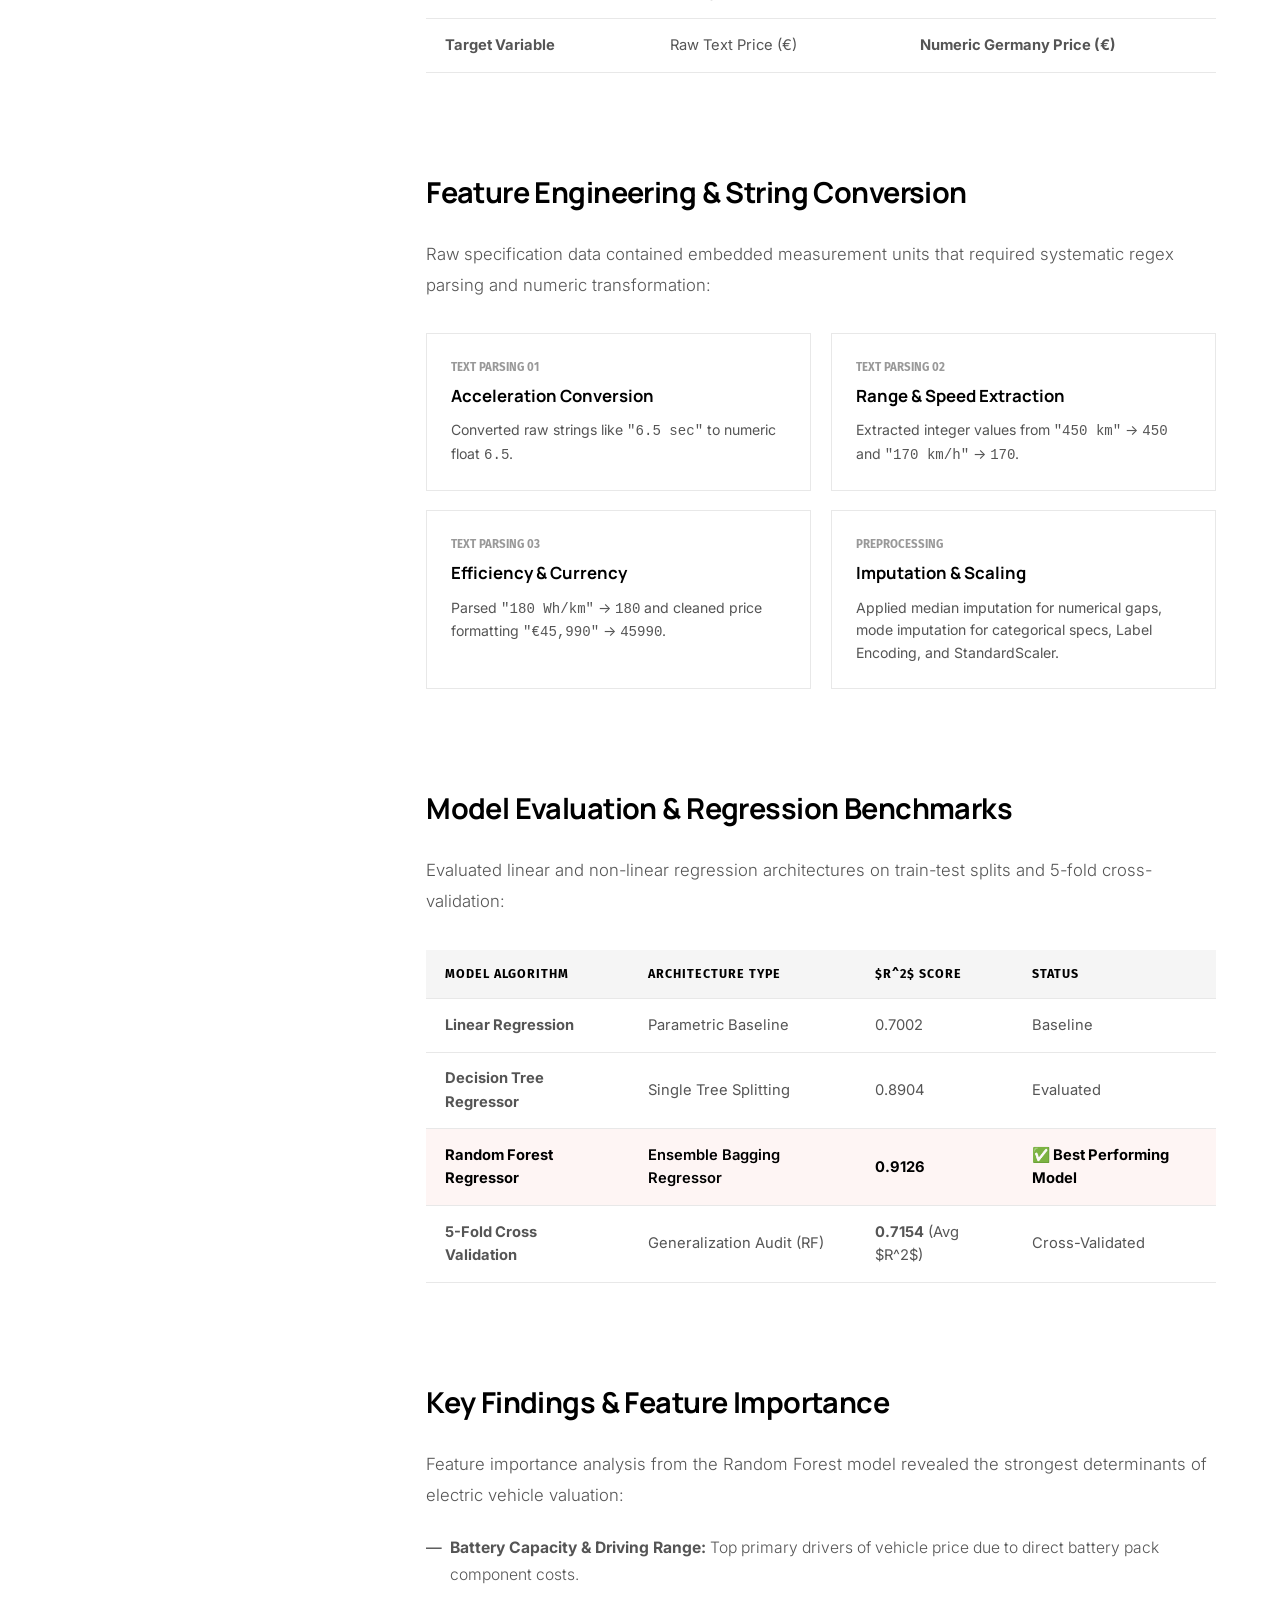
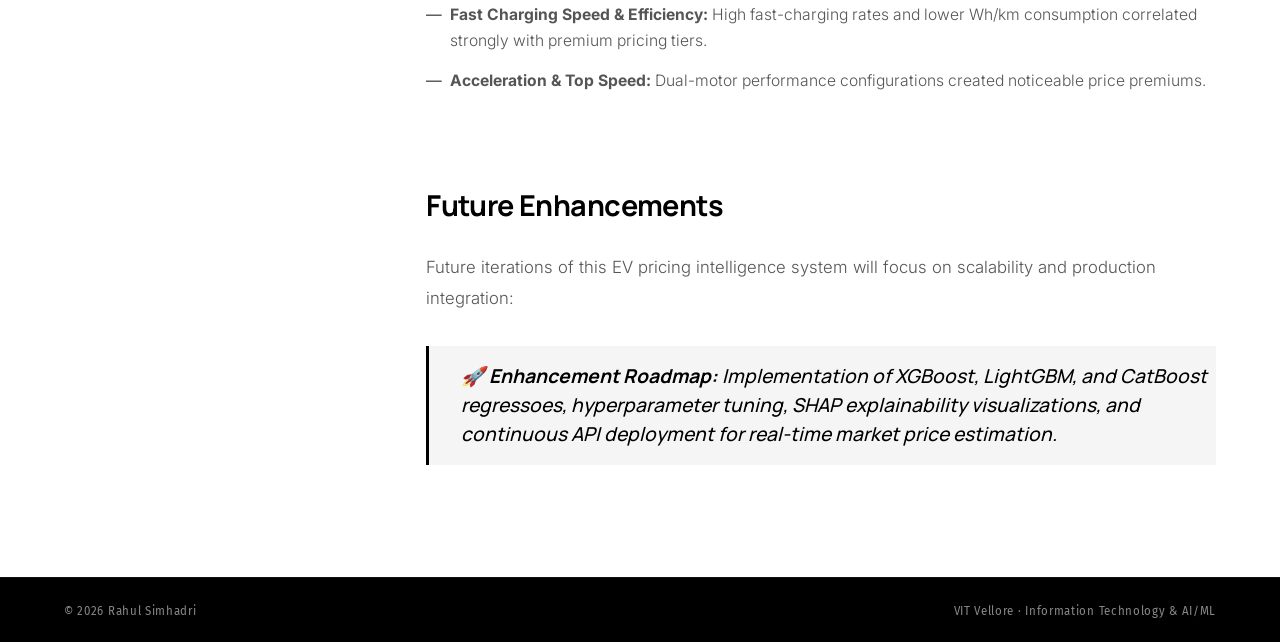
<file: project-ev-price.html>
<!DOCTYPE html>
<html lang="en">
<head>
<meta charset="UTF-8" />
<meta name="viewport" content="width=device-width, initial-scale=1.0" />
<title>Electric Vehicle Price Prediction — Machine Learning Case Study</title>
<link rel="preconnect" href="https://fonts.googleapis.com" />
<link rel="preconnect" href="https://fonts.gstatic.com" crossorigin />
<link href="https://fonts.googleapis.com/css2?family=Manrope:wght@300;400;500;600;700;800&family=Inter:wght@300;400;500;600&family=Fira+Sans:wght@300;400;500;600&display=swap" rel="stylesheet" />

<style>
/* ─── RESET ─────────────────────────────────────────────── */
*, *::before, *::after { margin: 0; padding: 0; box-sizing: border-box; }

/* ─── PAGE LOADER ────────────────────────────────────────── */
.page-loader {
  position: fixed;
  top: 0; left: 0; width: 100%; height: 100%;
  background: #ffffff;
  z-index: 99999;
  display: flex; justify-content: center; align-items: center;
  transition: opacity 0.3s ease, visibility 0.3s ease;
}
.page-loader.fade-out {
  opacity: 0; visibility: hidden; pointer-events: none;
}
.loader-spinner {
  width: 36px; height: 36px;
  border: 3px solid rgba(236, 72, 153, 0.1);
  border-top: 3px solid #ec4899;
  border-right: 3px solid #8b5cf6;
  border-radius: 50%;
  animation: spin 0.6s linear infinite;
}
@keyframes spin {
  0% { transform: rotate(0deg); }
  100% { transform: rotate(360deg); }
}
html { scroll-behavior: smooth; }

:root {
  --white: #ffffff;
  --black: #000000;
  --gray-100: #f5f5f5;
  --gray-200: #e8e8e8;
  --gray-400: #999999;
  --gray-600: #555555;
  --gray-800: #222222;
  --font-display: 'Manrope', sans-serif;
  --font-body: 'Inter', sans-serif;
  --font-label: 'Fira Sans', sans-serif;
}

body {
  background: var(--white);
  color: var(--black);
  font-family: var(--font-body);
  font-size: 16px;
  line-height: 1.6;
  overflow-x: hidden;
  -webkit-font-smoothing: antialiased;
  padding-top: 4.2rem;
}

/* ─── NAV ─────────────────────────────────────────────────── */
nav {
  position: fixed;
  top: 0; left: 0; right: 0;
  z-index: 100;
  display: flex;
  align-items: center;
  justify-content: space-between;
  padding: 1.25rem 4rem;
  background: rgba(255,255,255,0.65);
  backdrop-filter: blur(15px);
  -webkit-backdrop-filter: blur(15px);
  border-bottom: 1px solid var(--gray-200);
}
.nav-logo {
  font-family: var(--font-display);
  font-weight: 800;
  font-size: 1.1rem;
  letter-spacing: -0.02em;
  color: var(--black);
  text-decoration: none;
}
.nav-links {
  display: flex;
  gap: 2.5rem;
  list-style: none;
}
.nav-links a {
  font-family: var(--font-body);
  font-size: 0.9rem;
  font-weight: 500;
  color: var(--gray-600);
  text-decoration: none;
  transition: color 0.2s;
}
.nav-links a:hover { color: var(--black); }

/* ─── CASE STUDY HEADER ───────────────────────────────────── */
.case-header {
  padding: 2rem 4rem 4rem;
  border-bottom: 1px solid var(--gray-200);
}
.back-link {
  font-family: var(--font-label);
  font-size: 0.8rem;
  font-weight: 600;
  letter-spacing: 0.05em;
  text-transform: uppercase;
  color: var(--black);
  text-decoration: none;
  display: inline-flex;
  align-items: center;
  gap: 0.5rem;
  margin-bottom: 2rem;
  transition: opacity 0.2s;
}
.back-link:hover { opacity: 0.5; }
.case-num {
  font-family: var(--font-display);
  font-size: 0.85rem;
  font-weight: 700;
  letter-spacing: 0.15em;
  text-transform: uppercase;
  color: var(--gray-400);
  margin-bottom: 1rem;
}
.case-title {
  font-family: var(--font-display);
  font-size: clamp(2.2rem, 5vw, 3.8rem);
  font-weight: 800;
  letter-spacing: -0.04em;
  line-height: 1.1;
  color: var(--black);
  margin-bottom: 1.5rem;
  display: flex;
  align-items: center;
  flex-wrap: wrap;
  gap: 0.5rem;
}
.ai-badge-glowing {
  display: inline-flex;
  align-items: center;
  gap: 0.45rem;
  padding: 0.25rem 0.75rem;
  background: linear-gradient(135deg, #b30059 0%, #3b00c6 100%);
  border-radius: 5px;
  vertical-align: middle;
  margin-left: 0.5rem;
  margin-right: 0.2rem;
  box-shadow: 0 0 14px rgba(236, 72, 153, 0.45), 0 0 24px rgba(139, 92, 246, 0.3);
  animation: ai-glow 2s infinite alternate;
}
.ai-badge-text {
  font-family: var(--font-label);
  font-size: 0.9rem;
  font-weight: 700;
  letter-spacing: 0.08em;
  text-transform: uppercase;
  color: #ffffff;
}
.ai-badge-dot {
  width: 8px; height: 8px;
  background-color: #ffffff;
  border-radius: 50%;
  box-shadow: 0 0 8px #ffffff;
  animation: ai-dot-pulse 1s infinite alternate;
}
@keyframes ai-glow {
  0% { box-shadow: 0 0 10px rgba(236, 72, 153, 0.4), 0 0 20px rgba(139, 92, 246, 0.35); }
  100% { box-shadow: 0 0 22px rgba(236, 72, 153, 0.7), 0 0 34px rgba(139, 92, 246, 0.6); }
}
@keyframes ai-dot-pulse {
  0% { transform: scale(0.85); opacity: 0.7; }
  100% { transform: scale(1.35); opacity: 1; }
}
.case-subtitle {
  font-family: var(--font-body);
  font-size: 1.1rem;
  font-weight: 300;
  color: var(--gray-600);
  max-width: 900px;
  line-height: 1.8;
}
.case-meta-grid {
  display: grid;
  grid-template-columns: repeat(auto-fit, minmax(200px, 1fr));
  gap: 2rem;
  margin-top: 3rem;
  border-top: 1px solid var(--gray-200);
  padding-top: 2rem;
}
.meta-item-title {
  font-family: var(--font-label);
  font-size: 0.72rem;
  font-weight: 500;
  letter-spacing: 0.12em;
  text-transform: uppercase;
  color: var(--gray-400);
  margin-bottom: 0.5rem;
}
.meta-item-val {
  font-family: var(--font-body);
  font-size: 0.95rem;
  color: var(--black);
  font-weight: 500;
}

/* ─── CASE STUDY CONTENT ──────────────────────────────────── */
.case-content {
  padding: 5rem 4rem;
  display: grid;
  grid-template-columns: 1fr 2.8fr;
  gap: 5rem;
  max-width: 1400px;
  margin: 0 auto;
}
.content-left {
  position: sticky;
  top: 8rem;
  height: fit-content;
}
.content-nav-title {
  font-family: var(--font-label);
  font-size: 0.72rem;
  font-weight: 600;
  letter-spacing: 0.15em;
  text-transform: uppercase;
  color: var(--gray-400);
  margin-bottom: 1.5rem;
}
.content-nav-list {
  list-style: none;
  display: flex;
  flex-direction: column;
  gap: 1rem;
}
.content-nav-list a {
  font-family: var(--font-display);
  font-size: 0.95rem;
  font-weight: 600;
  color: var(--gray-600);
  text-decoration: none;
  transition: color 0.2s;
}
.content-nav-list a:hover { color: var(--black); }

.content-right {
  display: flex;
  flex-direction: column;
  gap: 4rem;
}
.case-section { scroll-margin-top: 8rem; }
.case-section h2 {
  font-family: var(--font-display);
  font-size: 1.8rem;
  font-weight: 700;
  color: var(--black);
  letter-spacing: -0.02em;
  margin-bottom: 1.5rem;
}
.case-section p {
  font-family: var(--font-body);
  font-size: 1.05rem;
  font-weight: 300;
  color: var(--gray-600);
  line-height: 1.85;
  margin-bottom: 1.5rem;
}
.case-section ul {
  list-style: none;
  margin-bottom: 1.5rem;
}
.case-section li {
  font-family: var(--font-body);
  font-size: 0.98rem;
  font-weight: 300;
  color: var(--gray-600);
  line-height: 1.7;
  padding-left: 1.5rem;
  position: relative;
  margin-bottom: 0.8rem;
}
.case-section li::before {
  content: '—';
  position: absolute;
  left: 0;
  color: var(--black);
}
.accent-quote {
  border-left: 3px solid var(--black);
  padding: 1rem 0 1rem 2rem;
  margin: 2rem 0;
  font-family: var(--font-display);
  font-size: 1.2rem;
  font-style: italic;
  font-weight: 500;
  color: var(--black);
  line-height: 1.5;
  background: var(--gray-100);
}

.metrics-table {
  width: 100%;
  border-collapse: collapse;
  margin: 2rem 0;
  font-family: var(--font-body);
}
.metrics-table th, .metrics-table td {
  padding: 0.9rem 1.2rem;
  text-align: left;
  border-bottom: 1px solid var(--gray-200);
}
.metrics-table th {
  font-family: var(--font-label);
  font-size: 0.78rem;
  letter-spacing: 0.08em;
  text-transform: uppercase;
  background: var(--gray-100);
  color: var(--black);
  font-weight: 700;
}
.metrics-table td {
  font-size: 0.92rem;
  color: var(--gray-600);
}
.metrics-table tr.highlight-row {
  background: rgba(234, 67, 53, 0.05);
  font-weight: 600;
}
.metrics-table tr.highlight-row td {
  color: var(--black);
}

.workflow-grid {
  display: grid;
  grid-template-columns: repeat(auto-fit, minmax(260px, 1fr));
  gap: 1.2rem;
  margin: 2rem 0;
}
.workflow-card {
  border: 1px solid var(--gray-200);
  padding: 1.5rem;
  background: var(--white);
}
.workflow-phase {
  font-family: var(--font-label);
  font-size: 0.72rem;
  font-weight: 700;
  text-transform: uppercase;
  color: var(--gray-400);
  margin-bottom: 0.4rem;
}
.workflow-title {
  font-family: var(--font-display);
  font-size: 1.05rem;
  font-weight: 700;
  color: var(--black);
  margin-bottom: 0.6rem;
}
.workflow-desc {
  font-size: 0.88rem;
  color: var(--gray-600);
  line-height: 1.6;
}

footer {
  background: var(--black);
  border-top: 1px solid #111;
  padding: 1.5rem 4rem;
  display: flex;
  align-items: center;
  justify-content: space-between;
}
.footer-copy {
  font-family: var(--font-label);
  font-size: 0.72rem;
  color: #888;
  letter-spacing: 0.06em;
}

@media (max-width: 968px) {
  .case-content { grid-template-columns: 1fr; gap: 3rem; }
  .content-left { display: none; }
}
@media (max-width: 768px) {
  nav { padding: 1rem 1.5rem; }
  .nav-links { display: none; }
  .case-header, .case-content, footer { padding-left: 1.5rem; padding-right: 1.5rem; }
}
</style>
</head>
<body>

<!-- Page Loader -->
<div class="page-loader" id="page-loader">
  <div class="loader-spinner"></div>
</div>
<script>
  (function () {
    function hideLoader() {
      const loader = document.getElementById('page-loader');
      if (loader && !loader.classList.contains('fade-out')) {
        loader.classList.add('fade-out');
        setTimeout(() => loader.remove(), 300);
      }
    }
    document.addEventListener('DOMContentLoaded', hideLoader);
    setTimeout(hideLoader, 800);
    window.addEventListener('load', hideLoader);
  })();
</script>

<!-- NAV -->
<nav>
  <a href="index.html" class="nav-logo">RS.</a>
  <ul class="nav-links">
    <li><a href="index.html#about">About</a></li>
    <li><a href="index.html#experience">Work</a></li>
    <li><a href="index.html#projects">Projects</a></li>
    <li><a href="certifications.html">Certs</a></li>
    <li><a href="index.html#contact">Contact</a></li>
  </ul>
</nav>

<!-- CASE STUDY HEADER -->
<header class="case-header">
  <a href="index.html#projects" class="back-link">&larr; Back to Projects</a>
  <div class="case-num">Case Study 04 — Supervised Machine Learning</div>
  <h1 class="case-title">Electric Vehicle Price Prediction <span class="ai-badge-glowing"><span class="ai-badge-dot"></span><span class="ai-badge-text">ML PROJECT</span></span></h1>
  <p class="case-subtitle">A supervised machine learning regression project predicting market prices of electric vehicles using technical specifications. Built with specification unit parsing, median/mode missing value imputation, standard scaling, and model benchmarking across Linear Regression, Decision Tree, and Random Forest ($R^2 = 0.9126$).</p>

  <div class="case-meta-grid">
    <div class="meta-item">
      <div class="meta-item-title">Role</div>
      <div class="meta-item-val">Data Analyst & ML Developer</div>
    </div>
    <div class="meta-item">
      <div class="meta-item-title">Technologies</div>
      <div class="meta-item-val">Python, Pandas, NumPy, Scikit-learn, Random Forest, Seaborn, Matplotlib, Joblib</div>
    </div>
    <div class="meta-item">
      <div class="meta-item-title">Top Model</div>
      <div class="meta-item-val">Random Forest Regressor ($R^2 = 0.9126$, 5-Fold CV $R^2 = 0.7154$)</div>
    </div>
    <div class="meta-item">
      <div class="meta-item-title">Links</div>
      <div class="meta-item-val" style="display: flex; gap: 1.2rem; flex-wrap: wrap;">
        <a href="https://evcarspricepredictionmodel.streamlit.app/" target="_blank" style="color: var(--black); text-decoration: underline; font-weight: 700;">Live Web App ↗</a>
        <a href="https://github.com/Rahul252006/EV_Cars_Price_Prediction_Model" target="_blank" style="color: var(--black); text-decoration: underline; font-weight: 700;">GitHub Repository ↗</a>
      </div>
    </div>
  </div>
</header>

<!-- CASE STUDY CONTENT -->
<main class="case-content">
  <aside class="content-left">
    <div class="content-nav-title">Project Outline</div>
    <ul class="content-nav-list">
      <li><a href="#overview">Overview & Business Scope</a></li>
      <li><a href="#dataset">EV Dataset & Cleaning</a></li>
      <li><a href="#engineering">Feature Engineering & Units</a></li>
      <li><a href="#models">Regression Benchmarks</a></li>
      <li><a href="#findings">Key Insights & Feature Drivers</a></li>
      <li><a href="#future">Future Enhancements</a></li>
    </ul>
  </aside>

  <div class="content-right">

    <!-- Section 1: Overview & Business Scope -->
    <section id="overview" class="case-section">
      <h2>Overview & Business Scope</h2>
      <p>
        As the adoption of electric vehicles (EVs) accelerates globally, estimating vehicle market value based on performance and battery specifications has become critical for automotive manufacturers, dealerships, and buyers.
      </p>
      <p>
        Electric vehicle pricing is driven by key engineering specifications:
      </p>
      <ul>
        <li><strong>Powertrain Performance:</strong> Battery Capacity (kWh), Top Speed (km/h), 0–100 Acceleration (sec)</li>
        <li><strong>Efficiency & Range:</strong> Driving Range (km), Efficiency (Wh/km), Fast Charging Speed (km/h)</li>
        <li><strong>Utility & Configuration:</strong> Seating Capacity, Drive Configuration (AWD/RWD/FWD), Towing Capacity</li>
      </ul>
      <div class="accent-quote">
        "Supervised regression modeling translates non-linear battery and performance specifications into reliable market price estimates, empowering data-driven pricing strategies."
      </div>
    </section>

    <!-- Section 2: EV Dataset & Cleaning -->
    <section id="dataset" class="case-section">
      <h2>EV Database Dataset Architecture</h2>
      <p>
        Data was sourced from the EV Database containing technical parameters across leading global electric vehicle models:
      </p>

      <table class="metrics-table">
        <thead>
          <tr>
            <th>Dimension / Stage</th>
            <th>Original Dataset</th>
            <th>Cleaned Dataset</th>
          </tr>
        </thead>
        <tbody>
          <tr>
            <td><strong>Vehicle Samples</strong></td>
            <td>353 electric vehicles</td>
            <td><strong>309 clean vehicles</strong></td>
          </tr>
          <tr>
            <td><strong>Feature Count</strong></td>
            <td>17 original attributes</td>
            <td><strong>11 final features</strong></td>
          </tr>
          <tr>
            <td><strong>Target Variable</strong></td>
            <td>Raw Text Price (€)</td>
            <td><strong>Numeric Germany Price (€)</strong></td>
          </tr>
        </tbody>
      </table>
    </section>

    <!-- Section 3: Feature Engineering & Spec Parsing -->
    <section id="engineering" class="case-section">
      <h2>Feature Engineering & String Conversion</h2>
      <p>
        Raw specification data contained embedded measurement units that required systematic regex parsing and numeric transformation:
      </p>

      <div class="workflow-grid">
        <div class="workflow-card">
          <div class="workflow-phase">Text Parsing 01</div>
          <div class="workflow-title">Acceleration Conversion</div>
          <div class="workflow-desc">Converted raw strings like <code>"6.5 sec"</code> to numeric float <code>6.5</code>.</div>
        </div>
        <div class="workflow-card">
          <div class="workflow-phase">Text Parsing 02</div>
          <div class="workflow-title">Range & Speed Extraction</div>
          <div class="workflow-desc">Extracted integer values from <code>"450 km"</code> &rarr; <code>450</code> and <code>"170 km/h"</code> &rarr; <code>170</code>.</div>
        </div>
        <div class="workflow-card">
          <div class="workflow-phase">Text Parsing 03</div>
          <div class="workflow-title">Efficiency & Currency</div>
          <div class="workflow-desc">Parsed <code>"180 Wh/km"</code> &rarr; <code>180</code> and cleaned price formatting <code>"€45,990"</code> &rarr; <code>45990</code>.</div>
        </div>
        <div class="workflow-card">
          <div class="workflow-phase">Preprocessing</div>
          <div class="workflow-title">Imputation & Scaling</div>
          <div class="workflow-desc">Applied median imputation for numerical gaps, mode imputation for categorical specs, Label Encoding, and StandardScaler.</div>
        </div>
      </div>
    </section>

    <!-- Section 4: Regression Benchmarks & Cross-Validation -->
    <section id="models" class="case-section">
      <h2>Model Evaluation & Regression Benchmarks</h2>
      <p>
        Evaluated linear and non-linear regression architectures on train-test splits and 5-fold cross-validation:
      </p>

      <table class="metrics-table">
        <thead>
          <tr>
            <th>Model Algorithm</th>
            <th>Architecture Type</th>
            <th>$R^2$ Score</th>
            <th>Status</th>
          </tr>
        </thead>
        <tbody>
          <tr>
            <td><strong>Linear Regression</strong></td>
            <td>Parametric Baseline</td>
            <td>0.7002</td>
            <td>Baseline</td>
          </tr>
          <tr>
            <td><strong>Decision Tree Regressor</strong></td>
            <td>Single Tree Splitting</td>
            <td>0.8904</td>
            <td>Evaluated</td>
          </tr>
          <tr class="highlight-row">
            <td><strong>Random Forest Regressor</strong></td>
            <td>Ensemble Bagging Regressor</td>
            <td><strong>0.9126</strong></td>
            <td><strong>✅ Best Performing Model</strong></td>
          </tr>
          <tr>
            <td><strong>5-Fold Cross Validation</strong></td>
            <td>Generalization Audit (RF)</td>
            <td><strong>0.7154</strong> (Avg $R^2$)</td>
            <td>Cross-Validated</td>
          </tr>
        </tbody>
      </table>
    </section>

    <!-- Section 5: Key Insights -->
    <section id="findings" class="case-section">
      <h2>Key Findings & Feature Importance</h2>
      <p>
        Feature importance analysis from the Random Forest model revealed the strongest determinants of electric vehicle valuation:
      </p>
      <ul>
        <li><strong>Battery Capacity & Driving Range:</strong> Top primary drivers of vehicle price due to direct battery pack component costs.</li>
        <li><strong>Fast Charging Speed & Efficiency:</strong> High fast-charging rates and lower Wh/km consumption correlated strongly with premium pricing tiers.</li>
        <li><strong>Acceleration & Top Speed:</strong> Dual-motor performance configurations created noticeable price premiums.</li>
      </ul>
    </section>

    <!-- Section 6: Future Roadmap -->
    <section id="future" class="case-section">
      <h2>Future Enhancements</h2>
      <p>
        Future iterations of this EV pricing intelligence system will focus on scalability and production integration:
      </p>
      <div class="accent-quote">
        🚀 <strong>Enhancement Roadmap:</strong> Implementation of XGBoost, LightGBM, and CatBoost regressoes, hyperparameter tuning, SHAP explainability visualizations, and continuous API deployment for real-time market price estimation.
      </div>
    </section>

  </div>
</main>

<!-- FOOTER -->
<footer>
  <span class="footer-copy">© 2026 Rahul Simhadri</span>
  <span class="footer-copy">VIT Vellore · Information Technology & AI/ML</span>
</footer>

</body>
</html>
</file>
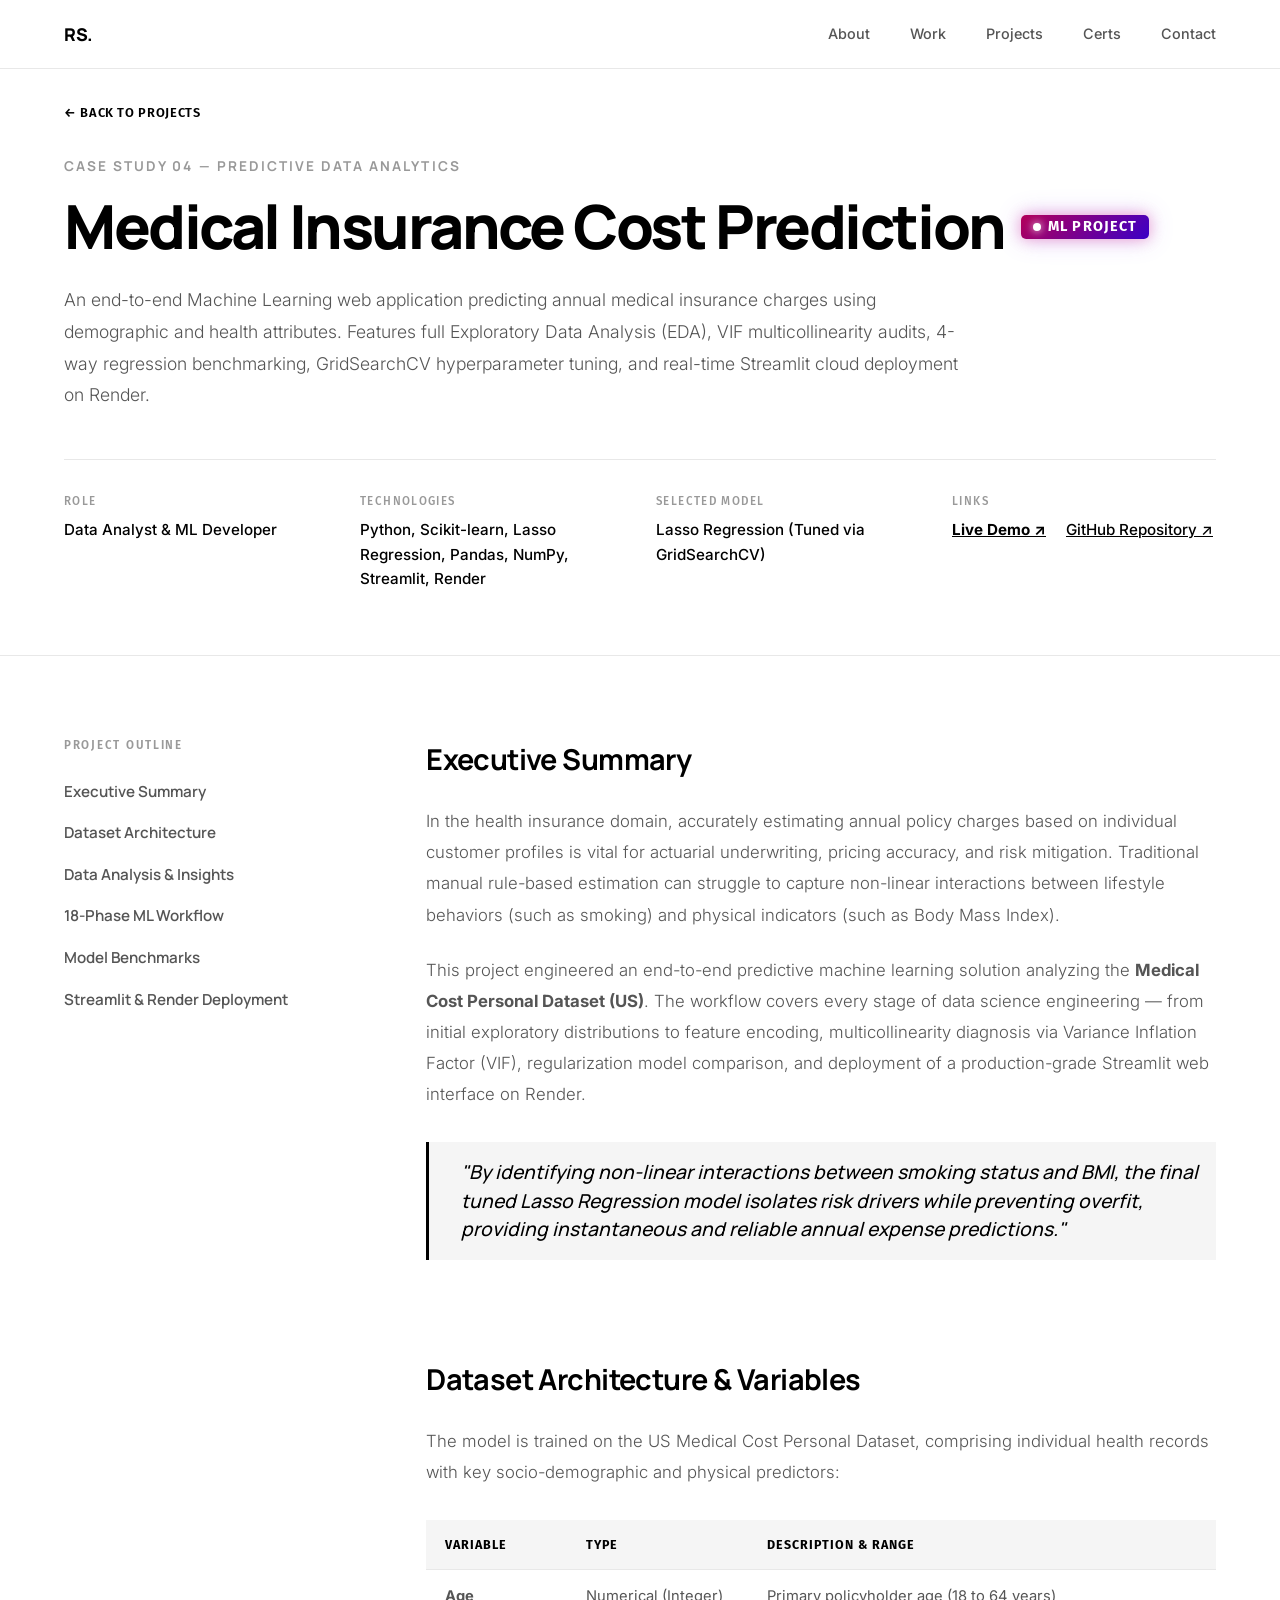
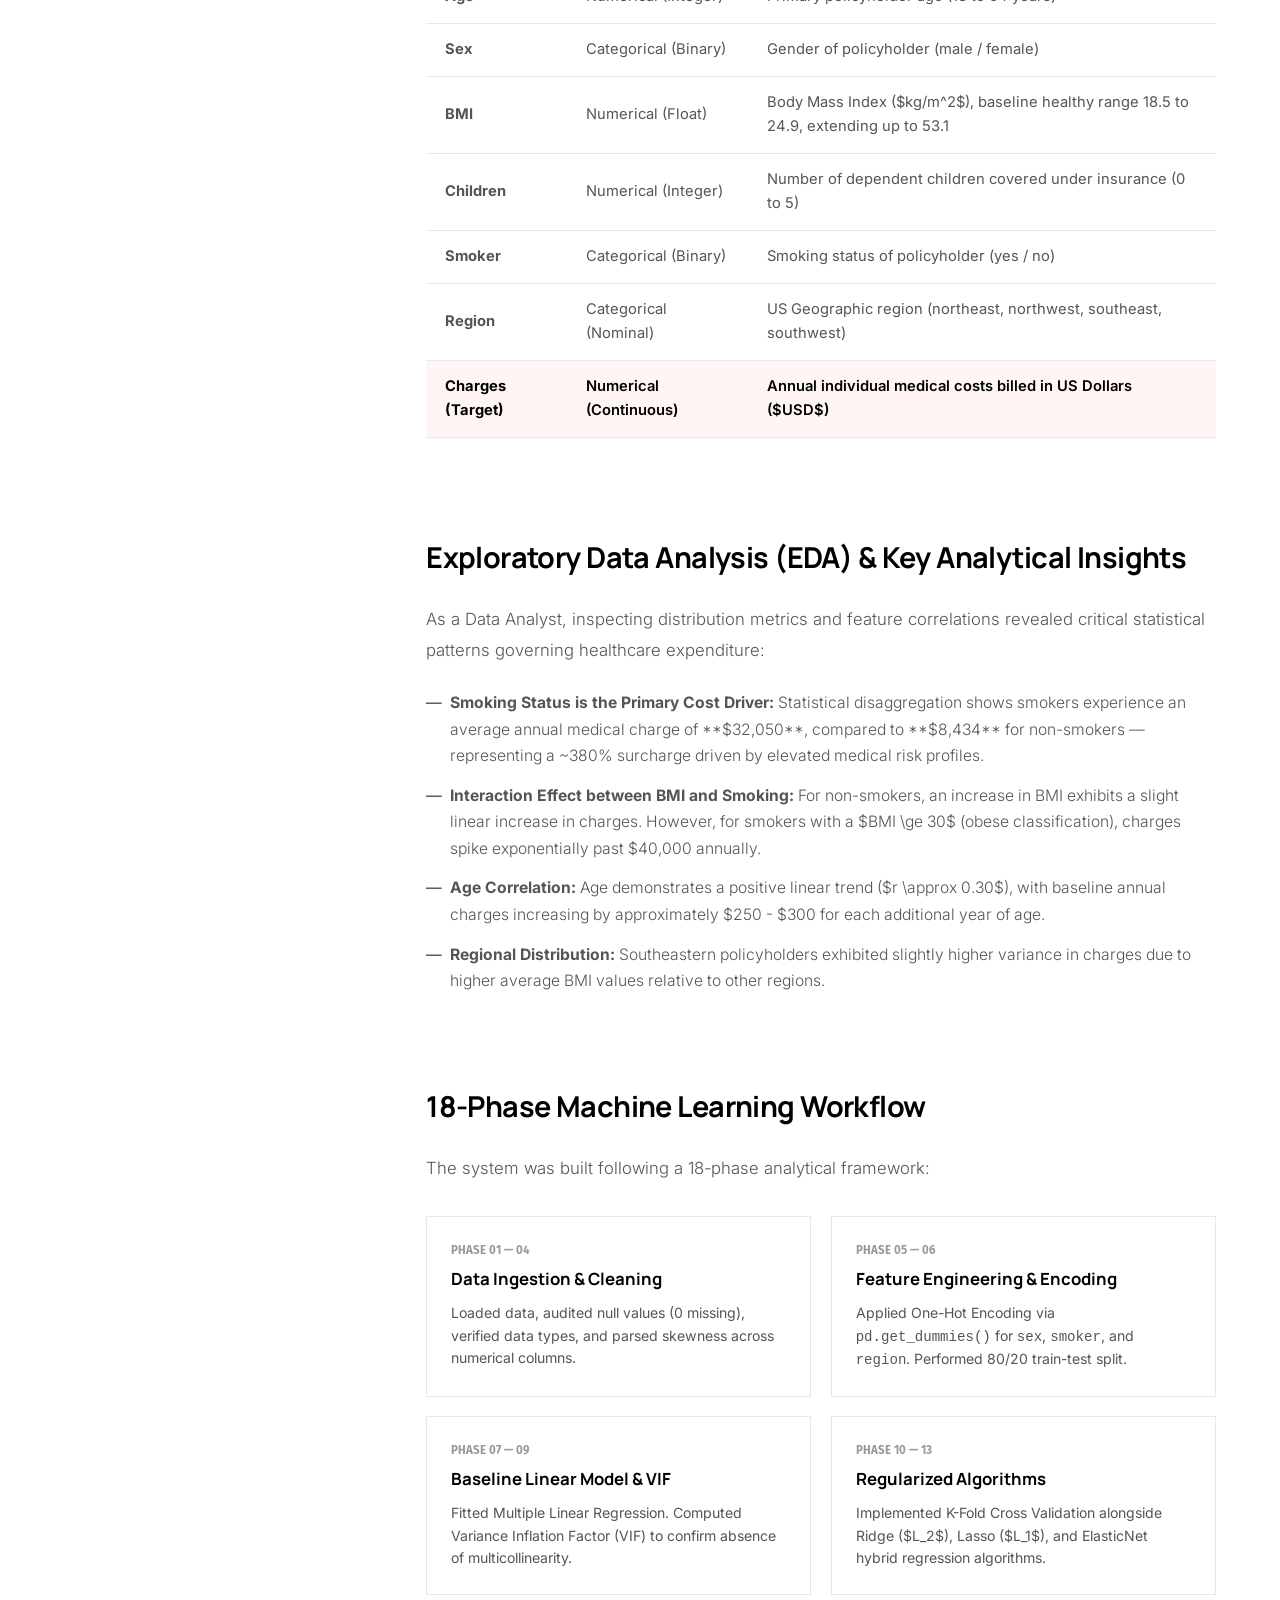
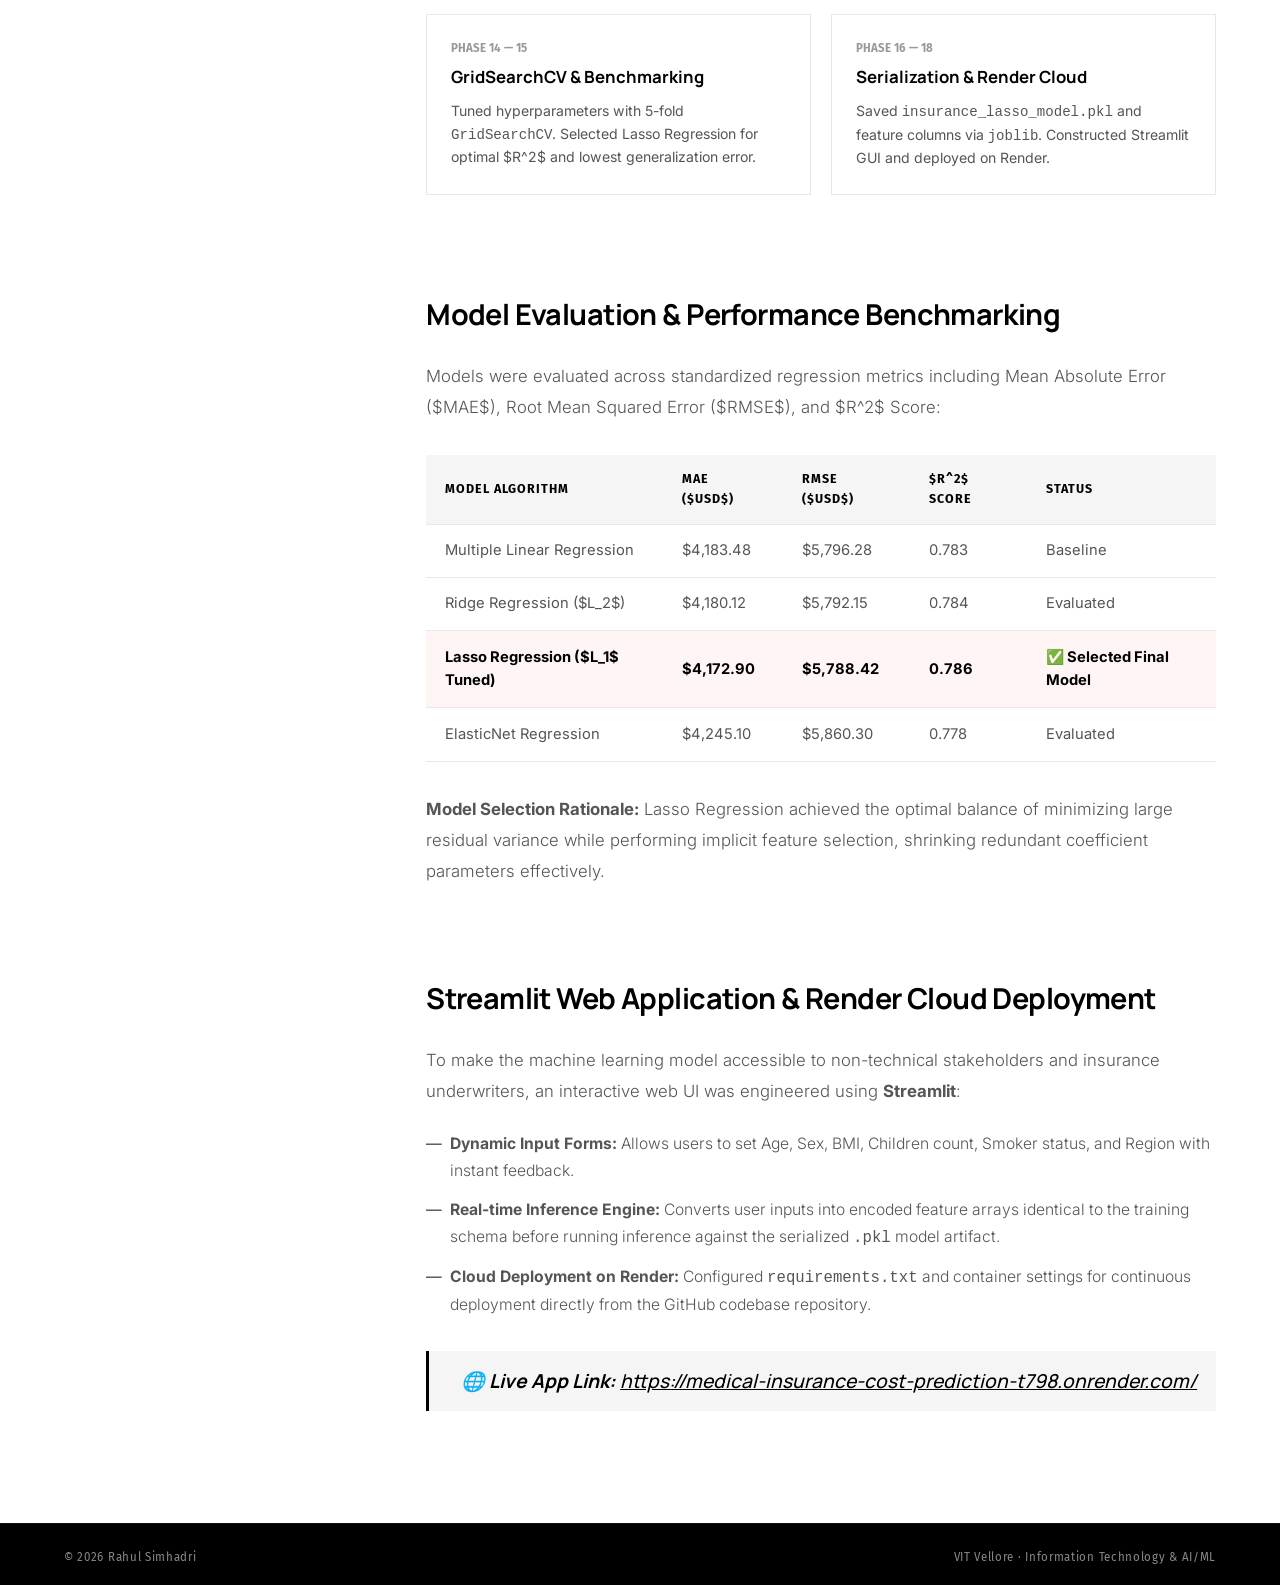
<file: project-insurance.html>
<!DOCTYPE html>
<html lang="en">
<head>
<meta charset="UTF-8" />
<meta name="viewport" content="width=device-width, initial-scale=1.0" />
<title>Medical Insurance Cost Prediction — Machine Learning Case Study</title>
<link rel="preconnect" href="https://fonts.googleapis.com" />
<link rel="preconnect" href="https://fonts.gstatic.com" crossorigin />
<link href="https://fonts.googleapis.com/css2?family=Manrope:wght@300;400;500;600;700;800&family=Inter:wght@300;400;500;600&family=Fira+Sans:wght@300;400;500;600&display=swap" rel="stylesheet" />

<style>
/* ─── RESET ─────────────────────────────────────────────── */
*, *::before, *::after { margin: 0; padding: 0; box-sizing: border-box; }

/* ─── PAGE LOADER ────────────────────────────────────────── */
.page-loader {
  position: fixed;
  top: 0;
  left: 0;
  width: 100%;
  height: 100%;
  background: #ffffff;
  z-index: 99999;
  display: flex;
  justify-content: center;
  align-items: center;
  transition: opacity 0.3s ease, visibility 0.3s ease;
}

.page-loader.fade-out {
  opacity: 0;
  visibility: hidden;
  pointer-events: none;
}

.loader-spinner {
  width: 36px;
  height: 36px;
  border: 3px solid rgba(236, 72, 153, 0.1);
  border-top: 3px solid #ec4899;
  border-right: 3px solid #8b5cf6;
  border-radius: 50%;
  animation: spin 0.6s linear infinite;
}

@keyframes spin {
  0% { transform: rotate(0deg); }
  100% { transform: rotate(360deg); }
}
html { scroll-behavior: smooth; }

:root {
  --white: #ffffff;
  --black: #000000;
  --gray-100: #f5f5f5;
  --gray-200: #e8e8e8;
  --gray-400: #999999;
  --gray-600: #555555;
  --gray-800: #222222;
  --font-display: 'Manrope', sans-serif;
  --font-body: 'Inter', sans-serif;
  --font-label: 'Fira Sans', sans-serif;
}

body {
  background: var(--white);
  color: var(--black);
  font-family: var(--font-body);
  font-size: 16px;
  line-height: 1.6;
  overflow-x: hidden;
  -webkit-font-smoothing: antialiased;
  padding-top: 4.2rem;
}

/* ─── NAV ─────────────────────────────────────────────────── */
nav {
  position: fixed;
  top: 0; left: 0; right: 0;
  z-index: 100;
  display: flex;
  align-items: center;
  justify-content: space-between;
  padding: 1.25rem 4rem;
  background: rgba(255,255,255,0.65);
  backdrop-filter: blur(15px);
  -webkit-backdrop-filter: blur(15px);
  border-bottom: 1px solid var(--gray-200);
}

.nav-logo {
  font-family: var(--font-display);
  font-weight: 800;
  font-size: 1.1rem;
  letter-spacing: -0.02em;
  color: var(--black);
  text-decoration: none;
}

.nav-links {
  display: flex;
  gap: 2.5rem;
  list-style: none;
}

.nav-links a {
  font-family: var(--font-body);
  font-size: 0.9rem;
  font-weight: 500;
  letter-spacing: normal;
  text-transform: none;
  color: var(--gray-600);
  text-decoration: none;
  transition: color 0.2s;
}
.nav-links a:hover { color: var(--black); }

/* ─── CASE STUDY HEADER ───────────────────────────────────── */
.case-header {
  padding: 2rem 4rem 4rem;
  border-bottom: 1px solid var(--gray-200);
}

.back-link {
  font-family: var(--font-label);
  font-size: 0.8rem;
  font-weight: 600;
  letter-spacing: 0.05em;
  text-transform: uppercase;
  color: var(--black);
  text-decoration: none;
  display: inline-flex;
  align-items: center;
  gap: 0.5rem;
  margin-bottom: 2rem;
  transition: opacity 0.2s;
}
.back-link:hover { opacity: 0.5; }

.case-num {
  font-family: var(--font-display);
  font-size: 0.85rem;
  font-weight: 700;
  letter-spacing: 0.15em;
  text-transform: uppercase;
  color: var(--gray-400);
  margin-bottom: 1rem;
}

.case-title {
  font-family: var(--font-display);
  font-size: clamp(2.2rem, 5vw, 3.8rem);
  font-weight: 800;
  letter-spacing: -0.04em;
  line-height: 1.1;
  color: var(--black);
  margin-bottom: 1.5rem;
  display: flex;
  align-items: center;
  flex-wrap: wrap;
  gap: 0.5rem;
}

.ai-badge-glowing {
  display: inline-flex;
  align-items: center;
  gap: 0.45rem;
  padding: 0.25rem 0.75rem;
  border: none;
  background: linear-gradient(135deg, #b30059 0%, #3b00c6 100%);
  border-radius: 5px;
  vertical-align: middle;
  margin-left: 0.5rem;
  margin-right: 0.2rem;
  position: relative;
  box-shadow: 0 0 14px rgba(236, 72, 153, 0.45), 0 0 24px rgba(139, 92, 246, 0.3);
  animation: ai-glow 2s infinite alternate;
}

.ai-badge-text {
  font-family: var(--font-label);
  font-size: 0.9rem;
  font-weight: 700;
  letter-spacing: 0.08em;
  text-transform: uppercase;
  color: #ffffff;
  display: inline-block;
}

.ai-badge-dot {
  width: 8px;
  height: 8px;
  background-color: #ffffff;
  border-radius: 50%;
  display: inline-block;
  box-shadow: 0 0 8px #ffffff;
  animation: ai-dot-pulse 1s infinite alternate;
}

@keyframes ai-glow {
  0% { box-shadow: 0 0 10px rgba(236, 72, 153, 0.4), 0 0 20px rgba(139, 92, 246, 0.35); }
  100% { box-shadow: 0 0 22px rgba(236, 72, 153, 0.7), 0 0 34px rgba(139, 92, 246, 0.6); }
}

@keyframes ai-dot-pulse {
  0% { transform: scale(0.85); opacity: 0.7; }
  100% { transform: scale(1.35); opacity: 1; }
}

.case-subtitle {
  font-family: var(--font-body);
  font-size: 1.1rem;
  font-weight: 300;
  color: var(--gray-600);
  max-width: 900px;
  line-height: 1.8;
}

.case-meta-grid {
  display: grid;
  grid-template-columns: repeat(auto-fit, minmax(200px, 1fr));
  gap: 2rem;
  margin-top: 3rem;
  border-top: 1px solid var(--gray-200);
  padding-top: 2rem;
}

.meta-item-title {
  font-family: var(--font-label);
  font-size: 0.72rem;
  font-weight: 500;
  letter-spacing: 0.12em;
  text-transform: uppercase;
  color: var(--gray-400);
  margin-bottom: 0.5rem;
}

.meta-item-val {
  font-family: var(--font-body);
  font-size: 0.95rem;
  color: var(--black);
  font-weight: 500;
}

/* ─── CASE STUDY CONTENT ──────────────────────────────────── */
.case-content {
  padding: 5rem 4rem;
  display: grid;
  grid-template-columns: 1fr 2.8fr;
  gap: 5rem;
  max-width: 1400px;
  margin: 0 auto;
}

.content-left {
  position: sticky;
  top: 8rem;
  height: fit-content;
}

.content-nav-title {
  font-family: var(--font-label);
  font-size: 0.72rem;
  font-weight: 600;
  letter-spacing: 0.15em;
  text-transform: uppercase;
  color: var(--gray-400);
  margin-bottom: 1.5rem;
}

.content-nav-list {
  list-style: none;
  display: flex;
  flex-direction: column;
  gap: 1rem;
}

.content-nav-list a {
  font-family: var(--font-display);
  font-size: 0.95rem;
  font-weight: 600;
  color: var(--gray-600);
  text-decoration: none;
  transition: color 0.2s;
}
.content-nav-list a:hover { color: var(--black); }

.content-right {
  display: flex;
  flex-direction: column;
  gap: 4rem;
}

.case-section {
  scroll-margin-top: 8rem;
}

.case-section h2 {
  font-family: var(--font-display);
  font-size: 1.8rem;
  font-weight: 700;
  color: var(--black);
  letter-spacing: -0.02em;
  margin-bottom: 1.5rem;
}

.case-section p {
  font-family: var(--font-body);
  font-size: 1.05rem;
  font-weight: 300;
  color: var(--gray-600);
  line-height: 1.85;
  margin-bottom: 1.5rem;
}

.case-section ul {
  list-style: none;
  margin-bottom: 1.5rem;
}

.case-section li {
  font-family: var(--font-body);
  font-size: 0.98rem;
  font-weight: 300;
  color: var(--gray-600);
  line-height: 1.7;
  padding-left: 1.5rem;
  position: relative;
  margin-bottom: 0.8rem;
}
.case-section li::before {
  content: '—';
  position: absolute;
  left: 0;
  color: var(--black);
}

.accent-quote {
  border-left: 3px solid var(--black);
  padding: 1rem 0 1rem 2rem;
  margin: 2rem 0;
  font-family: var(--font-display);
  font-size: 1.2rem;
  font-style: italic;
  font-weight: 500;
  color: var(--black);
  line-height: 1.5;
  background: var(--gray-100);
}

/* Data Analyst Tables & Cards */
.metrics-table {
  width: 100%;
  border-collapse: collapse;
  margin: 2rem 0;
  font-family: var(--font-body);
}

.metrics-table th, .metrics-table td {
  padding: 0.9rem 1.2rem;
  text-align: left;
  border-bottom: 1px solid var(--gray-200);
}

.metrics-table th {
  font-family: var(--font-label);
  font-size: 0.78rem;
  letter-spacing: 0.08em;
  text-transform: uppercase;
  background: var(--gray-100);
  color: var(--black);
  font-weight: 700;
}

.metrics-table td {
  font-size: 0.92rem;
  color: var(--gray-600);
}

.metrics-table tr.highlight-row {
  background: rgba(234, 67, 53, 0.05);
  font-weight: 600;
}

.metrics-table tr.highlight-row td {
  color: var(--black);
}

.workflow-grid {
  display: grid;
  grid-template-columns: repeat(auto-fit, minmax(260px, 1fr));
  gap: 1.2rem;
  margin: 2rem 0;
}

.workflow-card {
  border: 1px solid var(--gray-200);
  padding: 1.5rem;
  background: var(--white);
}

.workflow-phase {
  font-family: var(--font-label);
  font-size: 0.72rem;
  font-weight: 700;
  text-transform: uppercase;
  color: var(--gray-400);
  margin-bottom: 0.4rem;
}

.workflow-title {
  font-family: var(--font-display);
  font-size: 1.05rem;
  font-weight: 700;
  color: var(--black);
  margin-bottom: 0.6rem;
}

.workflow-desc {
  font-size: 0.88rem;
  color: var(--gray-600);
  line-height: 1.6;
}

/* ─── FOOTER ──────────────────────────────────────────────── */
footer {
  background: var(--black);
  border-top: 1px solid #111;
  padding: 1.5rem 4rem;
  display: flex;
  align-items: center;
  justify-content: space-between;
}

.footer-copy {
  font-family: var(--font-label);
  font-size: 0.72rem;
  color: #888;
  letter-spacing: 0.06em;
}

/* ─── MOBILE ──────────────────────────────────────────────── */
@media (max-width: 968px) {
  .case-content { grid-template-columns: 1fr; gap: 3rem; }
  .content-left { display: none; }
}

@media (max-width: 768px) {
  nav { padding: 1rem 1.5rem; }
  .nav-links { display: none; }
  .case-header, .case-content, footer { padding-left: 1.5rem; padding-right: 1.5rem; }
}
</style>
</head>
<body>

<!-- Page Loader -->
<div class="page-loader" id="page-loader">
  <div class="loader-spinner"></div>
</div>
<script>
  (function () {
    function hideLoader() {
      const loader = document.getElementById('page-loader');
      if (loader && !loader.classList.contains('fade-out')) {
        loader.classList.add('fade-out');
        setTimeout(() => loader.remove(), 300);
      }
    }
    document.addEventListener('DOMContentLoaded', hideLoader);
    setTimeout(hideLoader, 800);
    window.addEventListener('load', hideLoader);
  })();
</script>

<!-- ─── NAV ─────────────────────────────────────────────── -->
<nav>
  <a href="index.html" class="nav-logo">RS.</a>
  <ul class="nav-links">
    <li><a href="index.html#about">About</a></li>
    <li><a href="index.html#experience">Work</a></li>
    <li><a href="index.html#projects">Projects</a></li>
    <li><a href="certifications.html">Certs</a></li>
    <li><a href="index.html#contact">Contact</a></li>
  </ul>
</nav>

<!-- ─── CASE STUDY HEADER ────────────────────────────────── -->
<header class="case-header">
  <a href="index.html#projects" class="back-link">&larr; Back to Projects</a>
  <div class="case-num">Case Study 04 — Predictive Data Analytics</div>
  <h1 class="case-title">Medical Insurance Cost Prediction <span class="ai-badge-glowing"><span class="ai-badge-dot"></span><span class="ai-badge-text">ML PROJECT</span></span></h1>
  <p class="case-subtitle">An end-to-end Machine Learning web application predicting annual medical insurance charges using demographic and health attributes. Features full Exploratory Data Analysis (EDA), VIF multicollinearity audits, 4-way regression benchmarking, GridSearchCV hyperparameter tuning, and real-time Streamlit cloud deployment on Render.</p>

  <div class="case-meta-grid">
    <div class="meta-item">
      <div class="meta-item-title">Role</div>
      <div class="meta-item-val">Data Analyst & ML Developer</div>
    </div>
    <div class="meta-item">
      <div class="meta-item-title">Technologies</div>
      <div class="meta-item-val">Python, Scikit-learn, Lasso Regression, Pandas, NumPy, Streamlit, Render</div>
    </div>
    <div class="meta-item">
      <div class="meta-item-title">Selected Model</div>
      <div class="meta-item-val">Lasso Regression (Tuned via GridSearchCV)</div>
    </div>
    <div class="meta-item">
      <div class="meta-item-title">Links</div>
      <div class="meta-item-val">
        <a href="https://medical-insurance-cost-prediction-t798.onrender.com/" target="_blank" style="color: var(--black); font-weight: 700; text-decoration: underline; margin-right: 1rem;">Live Demo ↗</a>
        <a href="https://github.com/Rahul252006/Medical-Insurance-Cost-Prediction" target="_blank" style="color: var(--black); text-decoration: underline;">GitHub Repository ↗</a>
      </div>
    </div>
  </div>
</header>

<!-- ─── CASE STUDY CONTENT ───────────────────────────────── -->
<main class="case-content">
  <aside class="content-left">
    <div class="content-nav-title">Project Outline</div>
    <ul class="content-nav-list">
      <li><a href="#overview">Executive Summary</a></li>
      <li><a href="#dataset">Dataset Architecture</a></li>
      <li><a href="#eda">Data Analysis & Insights</a></li>
      <li><a href="#workflow">18-Phase ML Workflow</a></li>
      <li><a href="#benchmark">Model Benchmarks</a></li>
      <li><a href="#deployment">Streamlit & Render Deployment</a></li>
    </ul>
  </aside>

  <div class="content-right">

    <!-- Section: Executive Summary -->
    <section id="overview" class="case-section">
      <h2>Executive Summary</h2>
      <p>
        In the health insurance domain, accurately estimating annual policy charges based on individual customer profiles is vital for actuarial underwriting, pricing accuracy, and risk mitigation. Traditional manual rule-based estimation can struggle to capture non-linear interactions between lifestyle behaviors (such as smoking) and physical indicators (such as Body Mass Index).
      </p>
      <p>
        This project engineered an end-to-end predictive machine learning solution analyzing the <strong>Medical Cost Personal Dataset (US)</strong>. The workflow covers every stage of data science engineering — from initial exploratory distributions to feature encoding, multicollinearity diagnosis via Variance Inflation Factor (VIF), regularization model comparison, and deployment of a production-grade Streamlit web interface on Render.
      </p>
      <div class="accent-quote">
        "By identifying non-linear interactions between smoking status and BMI, the final tuned Lasso Regression model isolates risk drivers while preventing overfit, providing instantaneous and reliable annual expense predictions."
      </div>
    </section>

    <!-- Section: Dataset Architecture -->
    <section id="dataset" class="case-section">
      <h2>Dataset Architecture & Variables</h2>
      <p>The model is trained on the US Medical Cost Personal Dataset, comprising individual health records with key socio-demographic and physical predictors:</p>
      
      <table class="metrics-table">
        <thead>
          <tr>
            <th>Variable</th>
            <th>Type</th>
            <th>Description & Range</th>
          </tr>
        </thead>
        <tbody>
          <tr>
            <td><strong>Age</strong></td>
            <td>Numerical (Integer)</td>
            <td>Primary policyholder age (18 to 64 years)</td>
          </tr>
          <tr>
            <td><strong>Sex</strong></td>
            <td>Categorical (Binary)</td>
            <td>Gender of policyholder (male / female)</td>
          </tr>
          <tr>
            <td><strong>BMI</strong></td>
            <td>Numerical (Float)</td>
            <td>Body Mass Index ($kg/m^2$), baseline healthy range 18.5 to 24.9, extending up to 53.1</td>
          </tr>
          <tr>
            <td><strong>Children</strong></td>
            <td>Numerical (Integer)</td>
            <td>Number of dependent children covered under insurance (0 to 5)</td>
          </tr>
          <tr>
            <td><strong>Smoker</strong></td>
            <td>Categorical (Binary)</td>
            <td>Smoking status of policyholder (yes / no)</td>
          </tr>
          <tr>
            <td><strong>Region</strong></td>
            <td>Categorical (Nominal)</td>
            <td>US Geographic region (northeast, northwest, southeast, southwest)</td>
          </tr>
          <tr class="highlight-row">
            <td><strong>Charges (Target)</strong></td>
            <td>Numerical (Continuous)</td>
            <td>Annual individual medical costs billed in US Dollars ($USD$)</td>
          </tr>
        </tbody>
      </table>
    </section>

    <!-- Section: EDA & Analytical Insights -->
    <section id="eda" class="case-section">
      <h2>Exploratory Data Analysis (EDA) & Key Analytical Insights</h2>
      <p>
        As a Data Analyst, inspecting distribution metrics and feature correlations revealed critical statistical patterns governing healthcare expenditure:
      </p>
      <ul>
        <li><strong>Smoking Status is the Primary Cost Driver:</strong> Statistical disaggregation shows smokers experience an average annual medical charge of **$32,050**, compared to **$8,434** for non-smokers — representing a ~380% surcharge driven by elevated medical risk profiles.</li>
        <li><strong>Interaction Effect between BMI and Smoking:</strong> For non-smokers, an increase in BMI exhibits a slight linear increase in charges. However, for smokers with a $BMI \ge 30$ (obese classification), charges spike exponentially past $40,000 annually.</li>
        <li><strong>Age Correlation:</strong> Age demonstrates a positive linear trend ($r \approx 0.30$), with baseline annual charges increasing by approximately $250 - $300 for each additional year of age.</li>
        <li><strong>Regional Distribution:</strong> Southeastern policyholders exhibited slightly higher variance in charges due to higher average BMI values relative to other regions.</li>
      </ul>
    </section>

    <!-- Section: 18-Phase ML Workflow -->
    <section id="workflow" class="case-section">
      <h2>18-Phase Machine Learning Workflow</h2>
      <p>The system was built following a 18-phase analytical framework:</p>

      <div class="workflow-grid">
        <div class="workflow-card">
          <div class="workflow-phase">Phase 01 — 04</div>
          <div class="workflow-title">Data Ingestion & Cleaning</div>
          <div class="workflow-desc">Loaded data, audited null values (0 missing), verified data types, and parsed skewness across numerical columns.</div>
        </div>
        <div class="workflow-card">
          <div class="workflow-phase">Phase 05 — 06</div>
          <div class="workflow-title">Feature Engineering & Encoding</div>
          <div class="workflow-desc">Applied One-Hot Encoding via <code>pd.get_dummies()</code> for <code>sex</code>, <code>smoker</code>, and <code>region</code>. Performed 80/20 train-test split.</div>
        </div>
        <div class="workflow-card">
          <div class="workflow-phase">Phase 07 — 09</div>
          <div class="workflow-title">Baseline Linear Model & VIF</div>
          <div class="workflow-desc">Fitted Multiple Linear Regression. Computed Variance Inflation Factor (VIF) to confirm absence of multicollinearity.</div>
        </div>
        <div class="workflow-card">
          <div class="workflow-phase">Phase 10 — 13</div>
          <div class="workflow-title">Regularized Algorithms</div>
          <div class="workflow-desc">Implemented K-Fold Cross Validation alongside Ridge ($L_2$), Lasso ($L_1$), and ElasticNet hybrid regression algorithms.</div>
        </div>
        <div class="workflow-card">
          <div class="workflow-phase">Phase 14 — 15</div>
          <div class="workflow-title">GridSearchCV & Benchmarking</div>
          <div class="workflow-desc">Tuned hyperparameters with 5-fold <code>GridSearchCV</code>. Selected Lasso Regression for optimal $R^2$ and lowest generalization error.</div>
        </div>
        <div class="workflow-card">
          <div class="workflow-phase">Phase 16 — 18</div>
          <div class="workflow-title">Serialization & Render Cloud</div>
          <div class="workflow-desc">Saved <code>insurance_lasso_model.pkl</code> and feature columns via <code>joblib</code>. Constructed Streamlit GUI and deployed on Render.</div>
        </div>
      </div>
    </section>

    <!-- Section: Model Performance Benchmarks -->
    <section id="benchmark" class="case-section">
      <h2>Model Evaluation & Performance Benchmarking</h2>
      <p>Models were evaluated across standardized regression metrics including Mean Absolute Error ($MAE$), Root Mean Squared Error ($RMSE$), and $R^2$ Score:</p>

      <table class="metrics-table">
        <thead>
          <tr>
            <th>Model Algorithm</th>
            <th>MAE ($USD$)</th>
            <th>RMSE ($USD$)</th>
            <th>$R^2$ Score</th>
            <th>Status</th>
          </tr>
        </thead>
        <tbody>
          <tr>
            <td>Multiple Linear Regression</td>
            <td>$4,183.48</td>
            <td>$5,796.28</td>
            <td>0.783</td>
            <td>Baseline</td>
          </tr>
          <tr>
            <td>Ridge Regression ($L_2$)</td>
            <td>$4,180.12</td>
            <td>$5,792.15</td>
            <td>0.784</td>
            <td>Evaluated</td>
          </tr>
          <tr class="highlight-row">
            <td><strong>Lasso Regression ($L_1$ Tuned)</strong></td>
            <td><strong>$4,172.90</strong></td>
            <td><strong>$5,788.42</strong></td>
            <td><strong>0.786</strong></td>
            <td><strong>✅ Selected Final Model</strong></td>
          </tr>
          <tr>
            <td>ElasticNet Regression</td>
            <td>$4,245.10</td>
            <td>$5,860.30</td>
            <td>0.778</td>
            <td>Evaluated</td>
          </tr>
        </tbody>
      </table>

      <p>
        <strong>Model Selection Rationale:</strong> Lasso Regression achieved the optimal balance of minimizing large residual variance while performing implicit feature selection, shrinking redundant coefficient parameters effectively.
      </p>
    </section>

    <!-- Section: Streamlit & Render Deployment -->
    <section id="deployment" class="case-section">
      <h2>Streamlit Web Application & Render Cloud Deployment</h2>
      <p>
        To make the machine learning model accessible to non-technical stakeholders and insurance underwriters, an interactive web UI was engineered using <strong>Streamlit</strong>:
      </p>
      <ul>
        <li><strong>Dynamic Input Forms:</strong> Allows users to set Age, Sex, BMI, Children count, Smoker status, and Region with instant feedback.</li>
        <li><strong>Real-time Inference Engine:</strong> Converts user inputs into encoded feature arrays identical to the training schema before running inference against the serialized <code>.pkl</code> model artifact.</li>
        <li><strong>Cloud Deployment on Render:</strong> Configured <code>requirements.txt</code> and container settings for continuous deployment directly from the GitHub codebase repository.</li>
      </ul>
      
      <div class="accent-quote">
        🌐 <strong>Live App Link:</strong> <a href="https://medical-insurance-cost-prediction-t798.onrender.com/" target="_blank" style="color: var(--black); text-decoration: underline;">https://medical-insurance-cost-prediction-t798.onrender.com/</a>
      </div>
    </section>

  </div>
</main>

<!-- ─── FOOTER ────────────────────────────────────────────── -->
<footer>
  <span class="footer-copy">© 2026 Rahul Simhadri</span>
  <span class="footer-copy">VIT Vellore · Information Technology & AI/ML</span>
</footer>

</body>
</html>
</file>
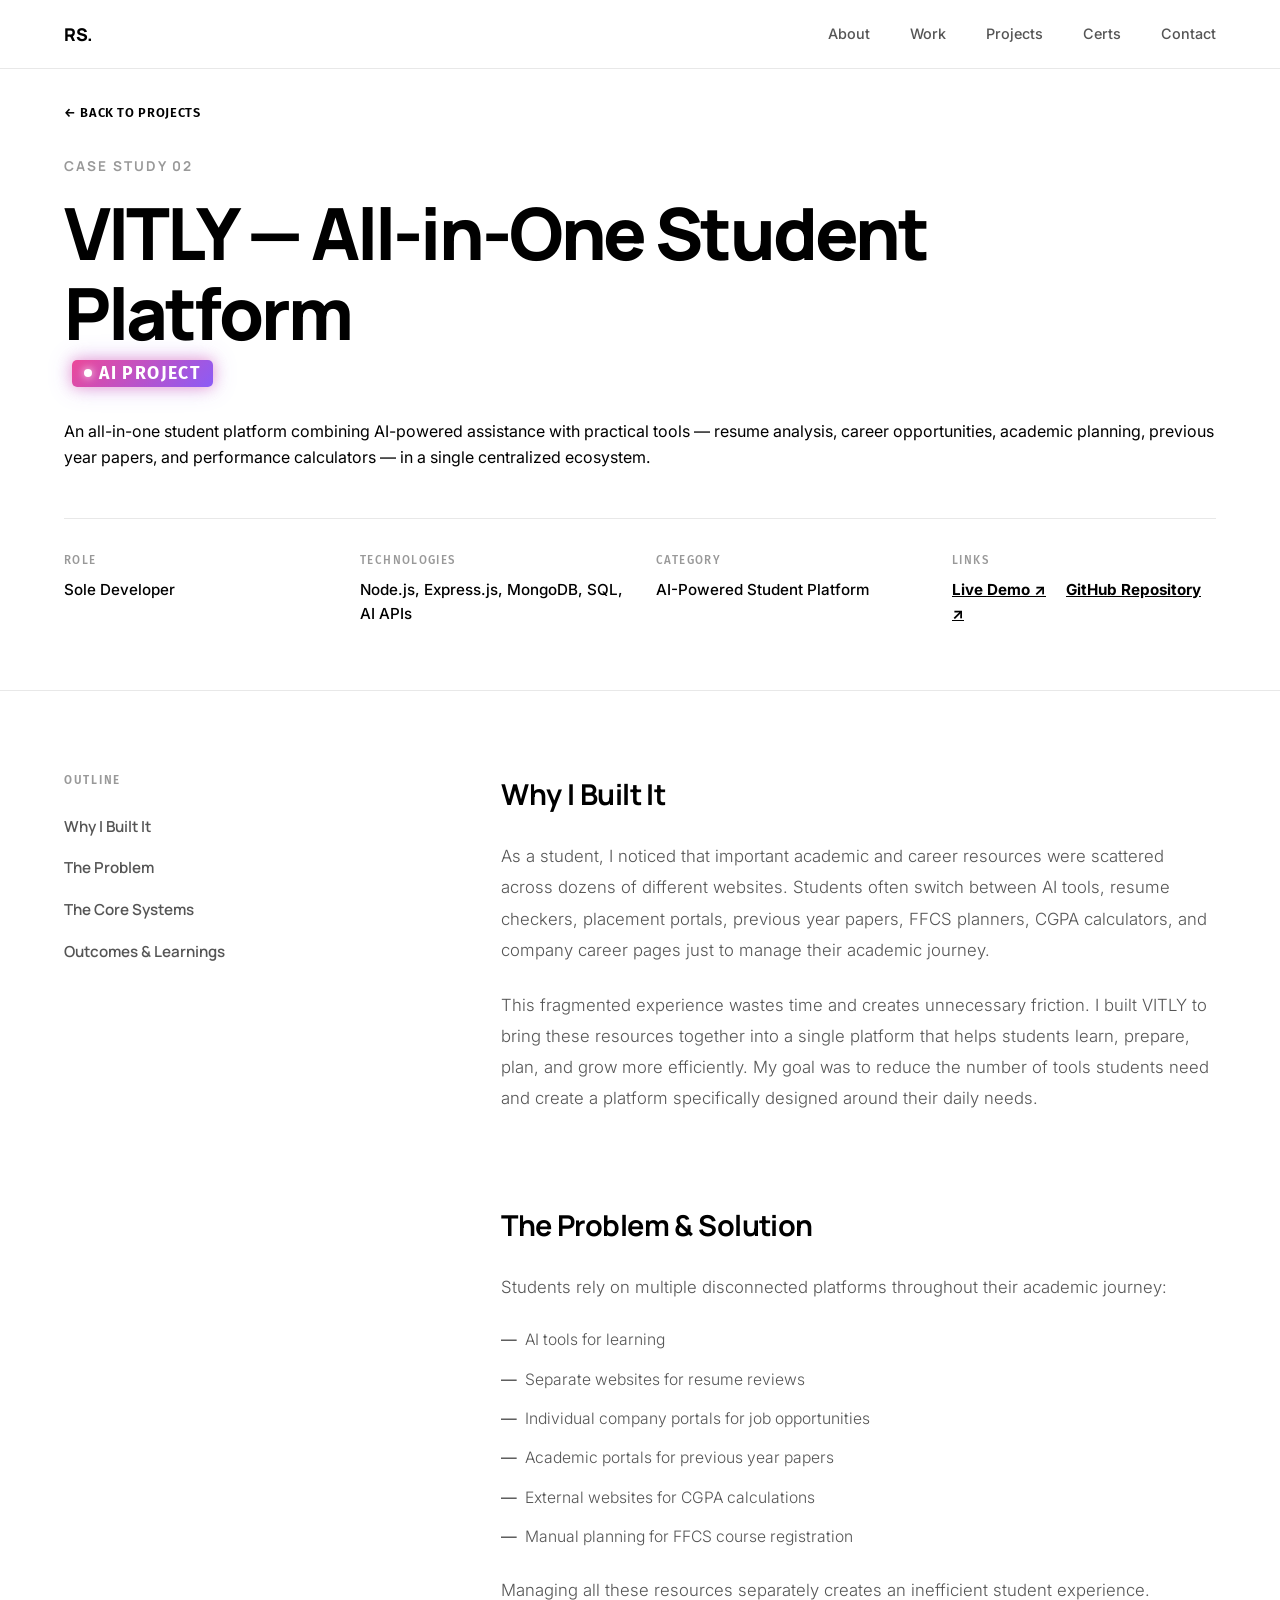
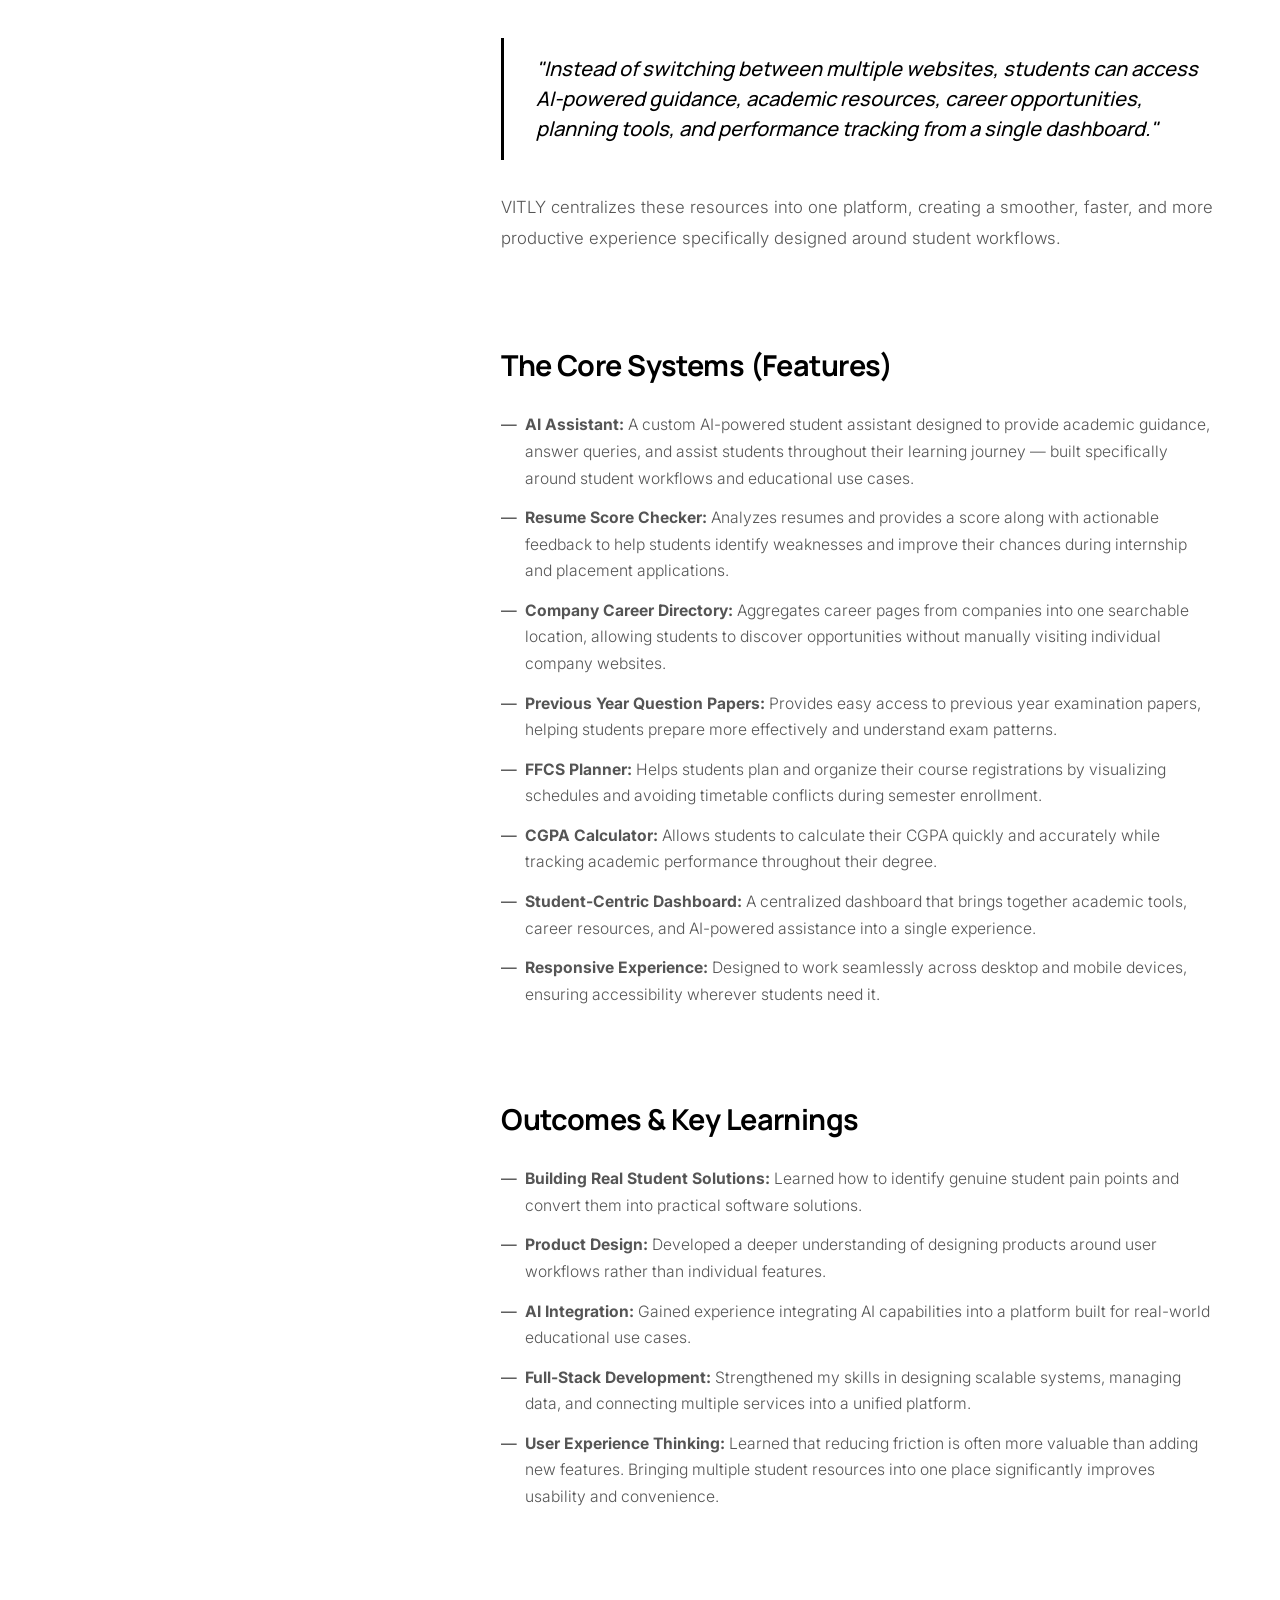
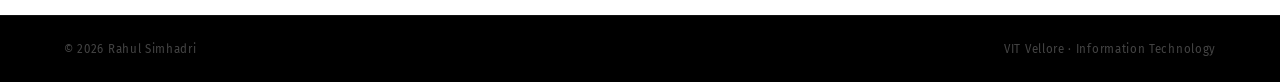
<file: project-vitly.html>
<!DOCTYPE html>
<html lang="en">
<head>
<meta charset="UTF-8" />
<meta name="viewport" content="width=device-width, initial-scale=1.0" />
<title>VITLY Student Platform — Case Study</title>
<link rel="preconnect" href="https://fonts.googleapis.com" />
<link rel="preconnect" href="https://fonts.gstatic.com" crossorigin />
<link href="https://fonts.googleapis.com/css2?family=Manrope:wght@300;400;500;600;700;800&family=Inter:wght@300;400;500;600&family=Fira+Sans:wght@300;400;500;600&display=swap" rel="stylesheet" />

<style>
/* ─── RESET ─────────────────────────────────────────────── */
*, *::before, *::after { margin: 0; padding: 0; box-sizing: border-box; }

/* ─── PAGE LOADER ────────────────────────────────────────── */
.page-loader {
  position: fixed;
  top: 0;
  left: 0;
  width: 100%;
  height: 100%;
  background: #ffffff;
  z-index: 99999;
  display: flex;
  justify-content: center;
  align-items: center;
  transition: opacity 0.3s ease, visibility 0.3s ease;
}

.page-loader.fade-out {
  opacity: 0;
  visibility: hidden;
  pointer-events: none;
}

.loader-spinner {
  width: 36px;
  height: 36px;
  border: 3px solid rgba(236, 72, 153, 0.1);
  border-top: 3px solid #ec4899;
  border-right: 3px solid #8b5cf6;
  border-radius: 50%;
  animation: spin 0.6s linear infinite;
}

@keyframes spin {
  0% { transform: rotate(0deg); }
  100% { transform: rotate(360deg); }
}
html { scroll-behavior: smooth; }

:root {
  --white: #ffffff;
  --black: #000000;
  --gray-100: #f5f5f5;
  --gray-200: #e8e8e8;
  --gray-400: #999999;
  --gray-600: #555555;
  --gray-800: #222222;
  --font-display: 'Manrope', sans-serif;
  --font-body: 'Inter', sans-serif;
  --font-label: 'Fira Sans', sans-serif;
}

body {
  background: var(--white);
  color: var(--black);
  font-family: var(--font-body);
  font-size: 16px;
  line-height: 1.6;
  overflow-x: hidden;
  -webkit-font-smoothing: antialiased;
  padding-top: 4.2rem; /* Space for fixed nav */
}

/* ─── NAV ─────────────────────────────────────────────────── */
nav {
  position: fixed;
  top: 0; left: 0; right: 0;
  z-index: 100;
  display: flex;
  align-items: center;
  justify-content: space-between;
  padding: 1.25rem 4rem;
  background: rgba(255,255,255,0.65);
  backdrop-filter: blur(15px);
  -webkit-backdrop-filter: blur(15px);
  border-bottom: 1px solid var(--gray-200);
}

.nav-logo {
  font-family: var(--font-display);
  font-weight: 800;
  font-size: 1.1rem;
  letter-spacing: -0.02em;
  color: var(--black);
  text-decoration: none;
}

.nav-links {
  display: flex;
  gap: 2.5rem;
  list-style: none;
}

.nav-links a {
  font-family: var(--font-body);
  font-size: 0.9rem;
  font-weight: 500;
  letter-spacing: normal;
  text-transform: none;
  color: var(--gray-600);
  text-decoration: none;
  transition: color 0.2s;
}
.nav-links a:hover { color: var(--black); }

/* ─── CASE STUDY HEADER ───────────────────────────────────── */
.case-header {
  padding: 2rem 4rem 4rem;
  border-bottom: 1px solid var(--gray-200);
}

.back-link {
  font-family: var(--font-label);
  font-size: 0.8rem;
  font-weight: 600;
  letter-spacing: 0.05em;
  text-transform: uppercase;
  color: var(--black);
  text-decoration: none;
  display: inline-flex;
  align-items: center;
  gap: 0.5rem;
  margin-bottom: 2rem;
  transition: opacity 0.2s;
}
.back-link:hover { opacity: 0.5; }

.case-num {
  font-family: var(--font-display);
  font-size: 0.85rem;
  font-weight: 700;
  letter-spacing: 0.15em;
  text-transform: uppercase;
  color: var(--gray-400);
  margin-bottom: 1rem;
}

.case-title {
  font-family: var(--font-display);
  font-size: clamp(2.5rem, 6vw, 4.5rem);
  font-weight: 800;
  letter-spacing: -0.04em;
  line-height: 1.1;
  color: var(--black);
  margin-bottom: 2rem;
  display: flex;
  align-items: center;
  flex-wrap: wrap;
  gap: 0.5rem;
}

.ai-badge-glowing {
  display: inline-flex;
  align-items: center;
  gap: 0.45rem;
  padding: 0.25rem 0.75rem;
  border: none;
  background: linear-gradient(135deg, #ec4899 0%, #8b5cf6 100%);
  border-radius: 5px;
  vertical-align: middle;
  margin-left: 0.5rem;
  margin-right: 0.2rem;
  position: relative;
  box-shadow: 0 0 14px rgba(236, 72, 153, 0.45), 0 0 24px rgba(139, 92, 246, 0.3);
  animation: ai-glow 2s infinite alternate;
}

.ai-badge-text {
  font-family: var(--font-label);
  font-size: 1.1rem;
  font-weight: 700;
  letter-spacing: 0.08em;
  text-transform: uppercase;
  color: #ffffff;
  display: inline-block;
}

.ai-badge-dot {
  width: 8px;
  height: 8px;
  background-color: #ffffff;
  border-radius: 50%;
  display: inline-block;
  box-shadow: 0 0 8px #ffffff;
  animation: ai-dot-pulse 1s infinite alternate;
}

@keyframes ai-glow {
  0% {
    box-shadow: 0 0 10px rgba(236, 72, 153, 0.4), 0 0 20px rgba(139, 92, 246, 0.35);
  }
  100% {
    box-shadow: 0 0 22px rgba(236, 72, 153, 0.7), 0 0 34px rgba(139, 92, 246, 0.6);
  }
}

@keyframes ai-dot-pulse {
  0% {
    transform: scale(0.85);
    opacity: 0.7;
  }
  100% {
    transform: scale(1.35);
    opacity: 1;
  }
}

.case-meta-grid {
  display: grid;
  grid-template-columns: repeat(auto-fit, minmax(200px, 1fr));
  gap: 2rem;
  margin-top: 3rem;
  border-top: 1px solid var(--gray-200);
  padding-top: 2rem;
}

.meta-item-title {
  font-family: var(--font-label);
  font-size: 0.72rem;
  font-weight: 500;
  letter-spacing: 0.12em;
  text-transform: uppercase;
  color: var(--gray-400);
  margin-bottom: 0.5rem;
}

.meta-item-val {
  font-family: var(--font-body);
  font-size: 0.95rem;
  color: var(--black);
  font-weight: 500;
}

/* ─── CASE STUDY CONTENT ──────────────────────────────────── */
.case-content {
  padding: 5rem 4rem;
  display: grid;
  grid-template-columns: 1fr 2fr;
  gap: 5rem;
  max-width: 1400px;
  margin: 0 auto;
}

.content-left {
  position: sticky;
  top: 8rem;
}

.content-nav-title {
  font-family: var(--font-label);
  font-size: 0.72rem;
  font-weight: 600;
  letter-spacing: 0.15em;
  text-transform: uppercase;
  color: var(--gray-400);
  margin-bottom: 1.5rem;
}

.content-nav-list {
  list-style: none;
  display: flex;
  flex-direction: column;
  gap: 1rem;
}

.content-nav-list a {
  font-family: var(--font-display);
  font-size: 0.95rem;
  font-weight: 600;
  color: var(--gray-600);
  text-decoration: none;
  transition: color 0.2s;
}
.content-nav-list a:hover { color: var(--black); }

.content-right {
  display: flex;
  flex-direction: column;
  gap: 4rem;
}

.case-section {
  scroll-margin-top: 8rem;
}

.case-section h2 {
  font-family: var(--font-display);
  font-size: 1.8rem;
  font-weight: 700;
  color: var(--black);
  letter-spacing: -0.02em;
  margin-bottom: 1.5rem;
}

.case-section p {
  font-family: var(--font-body);
  font-size: 1.05rem;
  font-weight: 300;
  color: var(--gray-600);
  line-height: 1.85;
  margin-bottom: 1.5rem;
}

.case-section ul {
  list-style: none;
  margin-bottom: 1.5rem;
}

.case-section li {
  font-family: var(--font-body);
  font-size: 0.98rem;
  font-weight: 300;
  color: var(--gray-600);
  line-height: 1.7;
  padding-left: 1.5rem;
  position: relative;
  margin-bottom: 0.8rem;
}
.case-section li::before {
  content: '—';
  position: absolute;
  left: 0;
  color: var(--black);
}

.accent-quote {
  border-left: 3px solid var(--black);
  padding: 1rem 0 1rem 2rem;
  margin: 2rem 0;
  font-family: var(--font-display);
  font-size: 1.25rem;
  font-style: italic;
  font-weight: 500;
  color: var(--black);
  line-height: 1.5;
}

/* ─── FOOTER ──────────────────────────────────────────────── */
footer {
  background: var(--black);
  border-top: 1px solid #111;
  padding: 1.5rem 4rem;
  display: flex;
  align-items: center;
  justify-content: space-between;
}

.footer-copy {
  font-family: var(--font-label);
  font-size: 0.72rem;
  color: #444;
  letter-spacing: 0.06em;
}

/* ─── MOBILE ──────────────────────────────────────────────── */
@media (max-width: 968px) {
  .case-content { grid-template-columns: 1fr; gap: 3rem; }
  .content-left { display: none; }
}

@media (max-width: 768px) {
  nav { padding: 1rem 1.5rem; }
  .nav-links { display: none; }
  .case-header, .case-content, footer { padding-left: 1.5rem; padding-right: 1.5rem; }
}
</style>
</head>
<body>

<!-- Page Loader -->
<div class="page-loader" id="page-loader">
  <div class="loader-spinner"></div>
</div>
<script>
  (function () {
    function hideLoader() {
      const loader = document.getElementById('page-loader');
      if (loader && !loader.classList.contains('fade-out')) {
        loader.classList.add('fade-out');
        setTimeout(() => loader.remove(), 300);
      }
    }
    document.addEventListener('DOMContentLoaded', hideLoader);
    setTimeout(hideLoader, 800);
    window.addEventListener('load', hideLoader);
  })();
</script>

<!-- ─── NAV ─────────────────────────────────────────────── -->
<nav>
  <a href="index.html" class="nav-logo">RS.</a>
  <ul class="nav-links">
    <li><a href="index.html#about">About</a></li>
    <li><a href="index.html#experience">Work</a></li>
    <li><a href="index.html#projects">Projects</a></li>
    <li><a href="certifications.html">Certs</a></li>
    <li><a href="index.html#contact">Contact</a></li>
  </ul>
</nav>

<!-- ─── CASE STUDY HEADER ────────────────────────────────── -->
<header class="case-header">
  <a href="index.html#projects" class="back-link">&larr; Back to Projects</a>
  <div class="case-num">Case Study 02</div>
  <h1 class="case-title">VITLY — All-in-One Student Platform <span class="ai-badge-glowing"><span class="ai-badge-dot"></span><span class="ai-badge-text">AI PROJECT</span></span></h1>
  <p class="case-subtitle">An all-in-one student platform combining AI-powered assistance with practical tools — resume analysis, career opportunities, academic planning, previous year papers, and performance calculators — in a single centralized ecosystem.</p>

  <div class="case-meta-grid">
    <div class="meta-item">
      <div class="meta-item-title">Role</div>
      <div class="meta-item-val">Sole Developer</div>
    </div>
    <div class="meta-item">
      <div class="meta-item-title">Technologies</div>
      <div class="meta-item-val">Node.js, Express.js, MongoDB, SQL, AI APIs</div>
    </div>
    <div class="meta-item">
      <div class="meta-item-title">Category</div>
      <div class="meta-item-val">AI-Powered Student Platform</div>
    </div>
    <div class="meta-item">
      <div class="meta-item-title">Links</div>
      <div class="meta-item-val">
        <a href="https://vitlyv.vercel.app/" target="_blank" style="color: var(--black); font-weight: 700; text-decoration: underline; margin-right: 1rem;">Live Demo ↗</a>
        <a href="https://github.com/Rahul252006/vitly" target="_blank" style="color: var(--black); font-weight: 700; text-decoration: underline;">GitHub Repository ↗</a>
      </div>
    </div>
  </div>
</header>

<!-- ─── CASE STUDY CONTENT ───────────────────────────────── -->
<main class="case-content">
  <aside class="content-left">
    <div class="content-nav-title">Outline</div>
    <ul class="content-nav-list">
      <li><a href="#why">Why I Built It</a></li>
      <li><a href="#problem">The Problem</a></li>
      <li><a href="#systems">The Core Systems</a></li>
      <li><a href="#outcomes">Outcomes & Learnings</a></li>
    </ul>
  </aside>

  <div class="content-right">

    <!-- Section: Why I Built It -->
    <section id="why" class="case-section">
      <h2>Why I Built It</h2>
      <p>
        As a student, I noticed that important academic and career resources were scattered across dozens of different websites. Students often switch between AI tools, resume checkers, placement portals, previous year papers, FFCS planners, CGPA calculators, and company career pages just to manage their academic journey.
      </p>
      <p>
        This fragmented experience wastes time and creates unnecessary friction. I built VITLY to bring these resources together into a single platform that helps students learn, prepare, plan, and grow more efficiently. My goal was to reduce the number of tools students need and create a platform specifically designed around their daily needs.
      </p>
    </section>

    <!-- Section: The Problem -->
    <section id="problem" class="case-section">
      <h2>The Problem & Solution</h2>
      <p>Students rely on multiple disconnected platforms throughout their academic journey:</p>
      <ul>
        <li>AI tools for learning</li>
        <li>Separate websites for resume reviews</li>
        <li>Individual company portals for job opportunities</li>
        <li>Academic portals for previous year papers</li>
        <li>External websites for CGPA calculations</li>
        <li>Manual planning for FFCS course registration</li>
      </ul>
      <p>Managing all these resources separately creates an inefficient student experience.</p>
      <div class="accent-quote">
        "Instead of switching between multiple websites, students can access AI-powered guidance, academic resources, career opportunities, planning tools, and performance tracking from a single dashboard."
      </div>
      <p>
        VITLY centralizes these resources into one platform, creating a smoother, faster, and more productive experience specifically designed around student workflows.
      </p>
    </section>

    <!-- Section: The Core Systems -->
    <section id="systems" class="case-section">
      <h2>The Core Systems (Features)</h2>
      <ul>
        <li><strong>AI Assistant:</strong> A custom AI-powered student assistant designed to provide academic guidance, answer queries, and assist students throughout their learning journey — built specifically around student workflows and educational use cases.</li>
        <li><strong>Resume Score Checker:</strong> Analyzes resumes and provides a score along with actionable feedback to help students identify weaknesses and improve their chances during internship and placement applications.</li>
        <li><strong>Company Career Directory:</strong> Aggregates career pages from companies into one searchable location, allowing students to discover opportunities without manually visiting individual company websites.</li>
        <li><strong>Previous Year Question Papers:</strong> Provides easy access to previous year examination papers, helping students prepare more effectively and understand exam patterns.</li>
        <li><strong>FFCS Planner:</strong> Helps students plan and organize their course registrations by visualizing schedules and avoiding timetable conflicts during semester enrollment.</li>
        <li><strong>CGPA Calculator:</strong> Allows students to calculate their CGPA quickly and accurately while tracking academic performance throughout their degree.</li>
        <li><strong>Student-Centric Dashboard:</strong> A centralized dashboard that brings together academic tools, career resources, and AI-powered assistance into a single experience.</li>
        <li><strong>Responsive Experience:</strong> Designed to work seamlessly across desktop and mobile devices, ensuring accessibility wherever students need it.</li>
      </ul>
    </section>

    <!-- Section: Outcomes -->
    <section id="outcomes" class="case-section">
      <h2>Outcomes & Key Learnings</h2>
      <ul>
        <li><strong>Building Real Student Solutions:</strong> Learned how to identify genuine student pain points and convert them into practical software solutions.</li>
        <li><strong>Product Design:</strong> Developed a deeper understanding of designing products around user workflows rather than individual features.</li>
        <li><strong>AI Integration:</strong> Gained experience integrating AI capabilities into a platform built for real-world educational use cases.</li>
        <li><strong>Full-Stack Development:</strong> Strengthened my skills in designing scalable systems, managing data, and connecting multiple services into a unified platform.</li>
        <li><strong>User Experience Thinking:</strong> Learned that reducing friction is often more valuable than adding new features. Bringing multiple student resources into one place significantly improves usability and convenience.</li>
      </ul>
    </section>

  </div>
</main>

<!-- ─── FOOTER ────────────────────────────────────────────── -->
<footer>
  <span class="footer-copy">© 2026 Rahul Simhadri</span>
  <span class="footer-copy">VIT Vellore · Information Technology</span>
</footer>

</body>
</html>
</file>
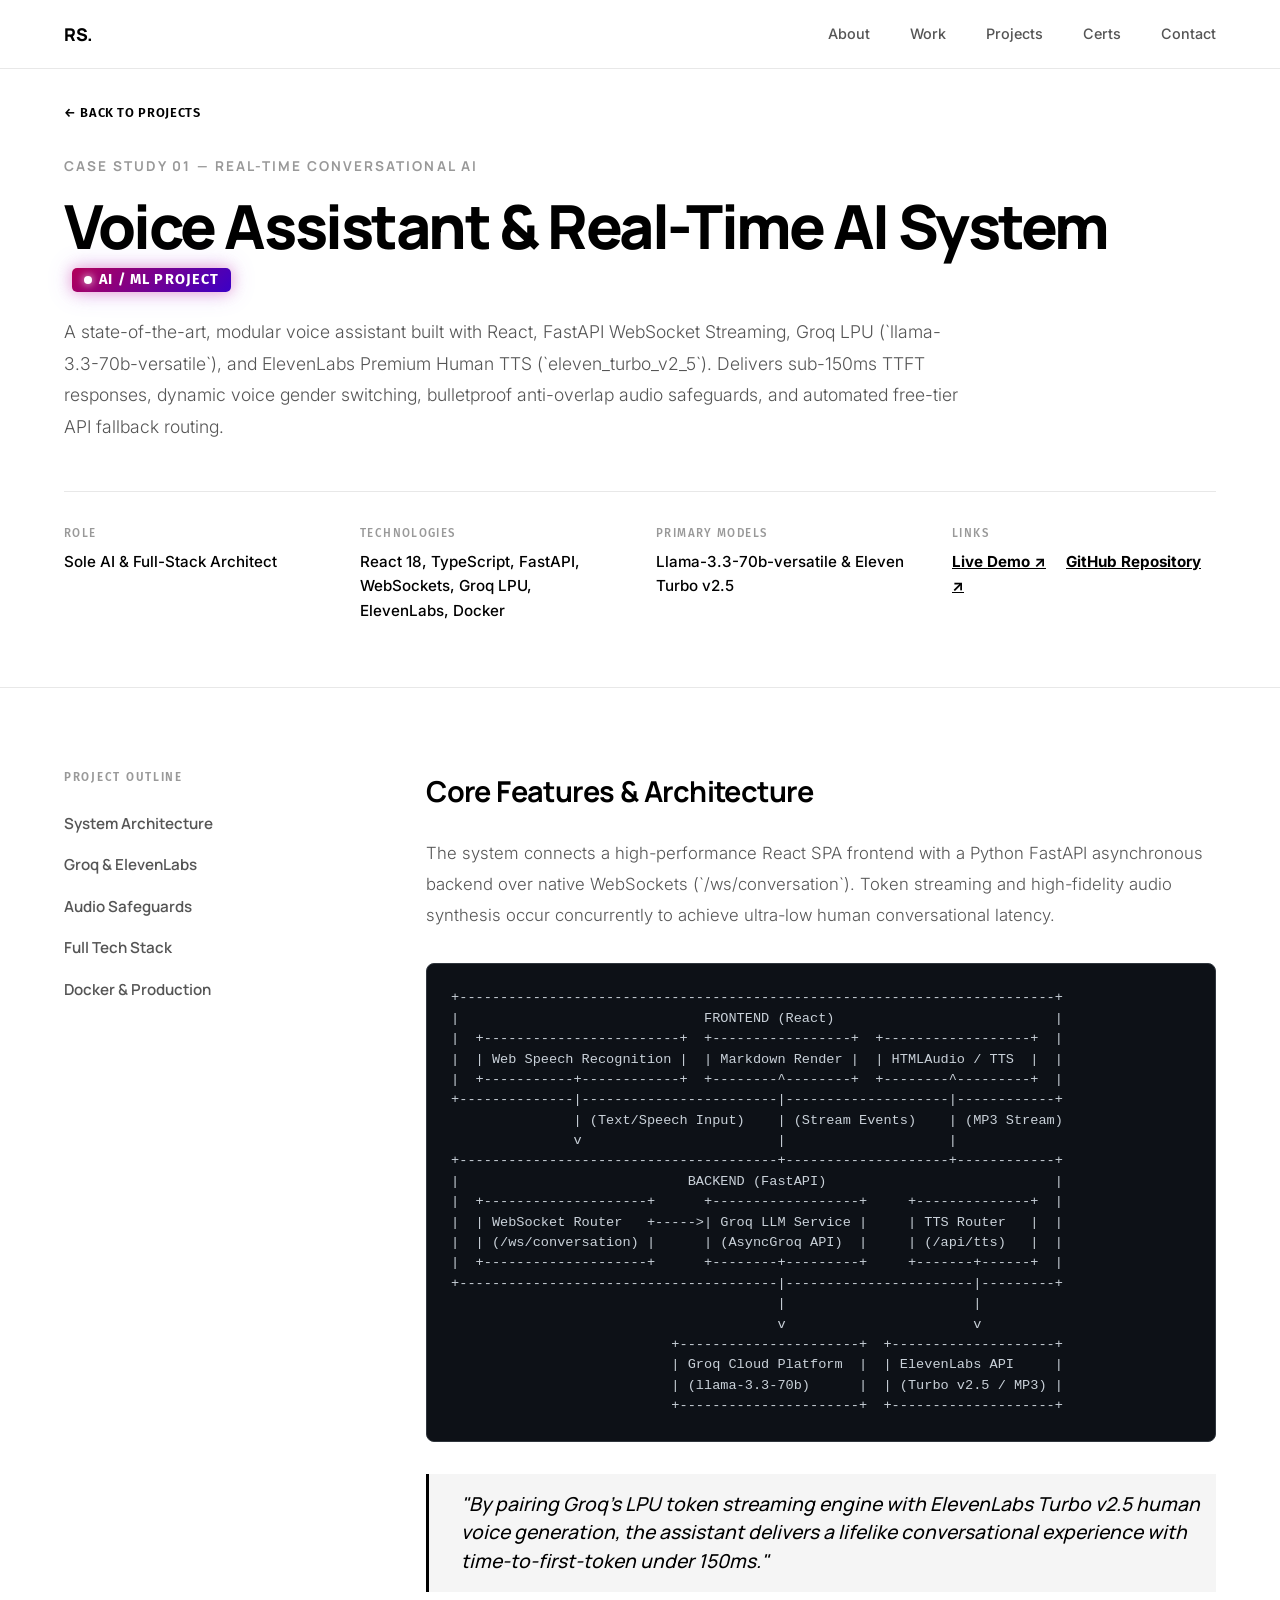
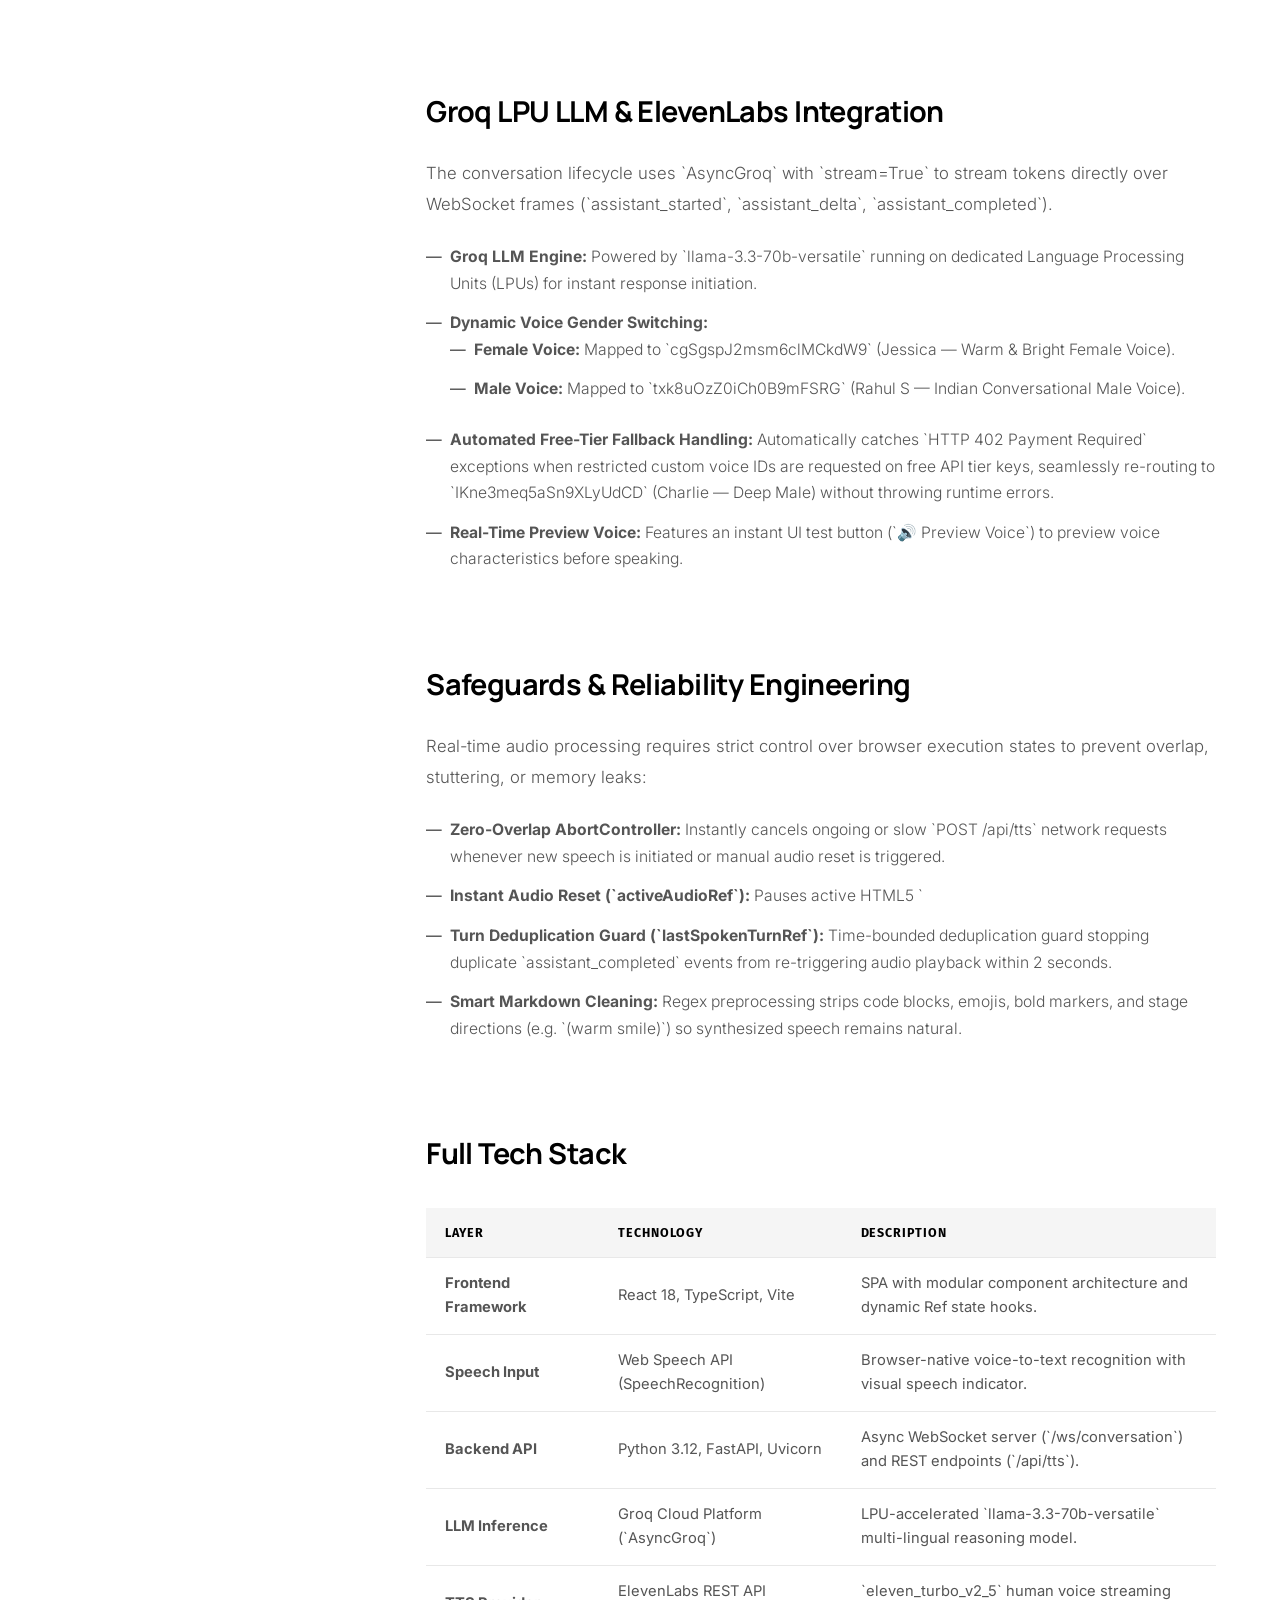
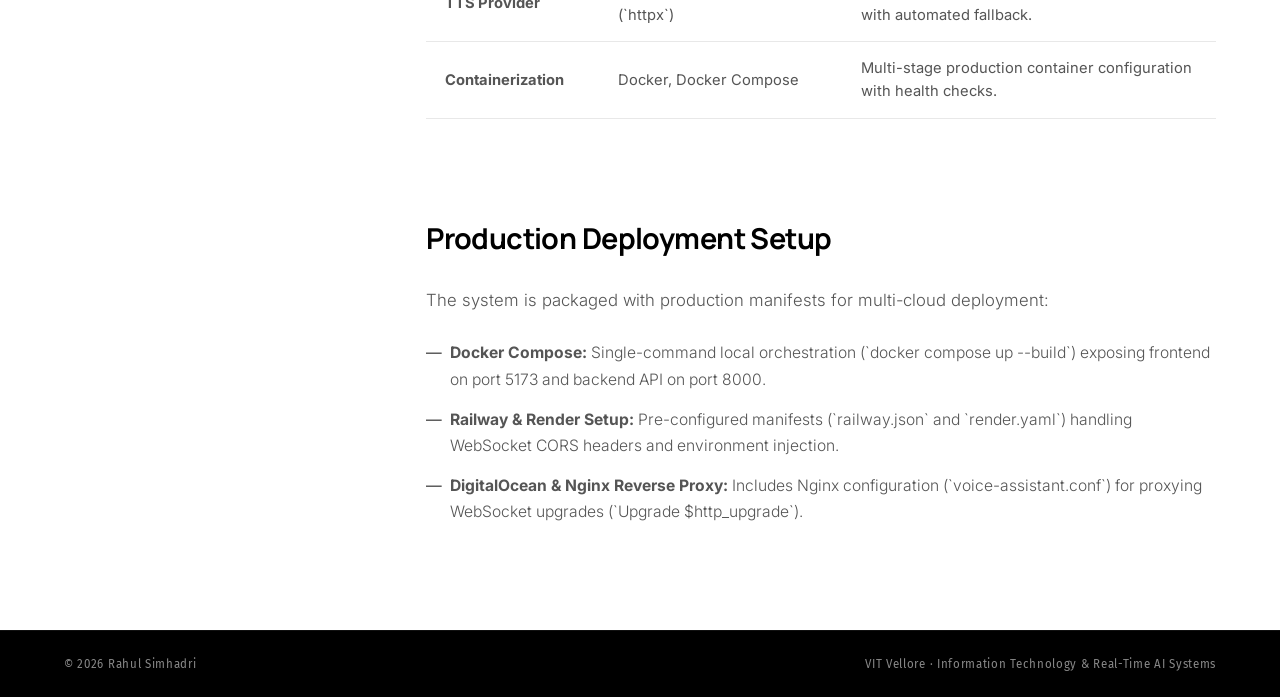
<file: project-voiceassistant.html>
<!DOCTYPE html>
<html lang="en">
<head>
<meta charset="UTF-8" />
<meta name="viewport" content="width=device-width, initial-scale=1.0" />
<title>Voice Assistant & Real-Time AI Conversational System — Case Study</title>
<link rel="preconnect" href="https://fonts.googleapis.com" />
<link rel="preconnect" href="https://fonts.gstatic.com" crossorigin />
<link href="https://fonts.googleapis.com/css2?family=Manrope:wght@300;400;500;600;700;800&family=Inter:wght@300;400;500;600&family=Fira+Sans:wght@300;400;500;600&family=Fira+Code:wght@400;500;600&display=swap" rel="stylesheet" />

<style>
/* ─── RESET ─────────────────────────────────────────────── */
*, *::before, *::after { margin: 0; padding: 0; box-sizing: border-box; }

/* ─── PAGE LOADER ────────────────────────────────────────── */
.page-loader {
  position: fixed;
  top: 0;
  left: 0;
  width: 100%;
  height: 100%;
  background: #ffffff;
  z-index: 99999;
  display: flex;
  justify-content: center;
  align-items: center;
  transition: opacity 0.3s ease, visibility 0.3s ease;
}

.page-loader.fade-out {
  opacity: 0;
  visibility: hidden;
  pointer-events: none;
}

.loader-spinner {
  width: 36px;
  height: 36px;
  border: 3px solid rgba(236, 72, 153, 0.1);
  border-top: 3px solid #ec4899;
  border-right: 3px solid #8b5cf6;
  border-radius: 50%;
  animation: spin 0.6s linear infinite;
}

@keyframes spin {
  0% { transform: rotate(0deg); }
  100% { transform: rotate(360deg); }
}
html { scroll-behavior: smooth; }

:root {
  --white: #ffffff;
  --black: #000000;
  --gray-100: #f5f5f5;
  --gray-200: #e8e8e8;
  --gray-400: #999999;
  --gray-600: #555555;
  --gray-800: #222222;
  --font-display: 'Manrope', sans-serif;
  --font-body: 'Inter', sans-serif;
  --font-label: 'Fira Sans', sans-serif;
  --font-code: 'Fira Code', monospace;
}

body {
  background: var(--white);
  color: var(--black);
  font-family: var(--font-body);
  font-size: 16px;
  line-height: 1.6;
  overflow-x: hidden;
  -webkit-font-smoothing: antialiased;
  padding-top: 4.2rem;
}

/* ─── NAV ─────────────────────────────────────────────────── */
nav {
  position: fixed;
  top: 0; left: 0; right: 0;
  z-index: 100;
  display: flex;
  align-items: center;
  justify-content: space-between;
  padding: 1.25rem 4rem;
  background: rgba(255,255,255,0.65);
  backdrop-filter: blur(15px);
  -webkit-backdrop-filter: blur(15px);
  border-bottom: 1px solid var(--gray-200);
}

.nav-logo {
  font-family: var(--font-display);
  font-weight: 800;
  font-size: 1.1rem;
  letter-spacing: -0.02em;
  color: var(--black);
  text-decoration: none;
}

.nav-links {
  display: flex;
  gap: 2.5rem;
  list-style: none;
}

.nav-links a {
  font-family: var(--font-body);
  font-size: 0.9rem;
  font-weight: 500;
  letter-spacing: normal;
  text-transform: none;
  color: var(--gray-600);
  text-decoration: none;
  transition: color 0.2s;
}
.nav-links a:hover { color: var(--black); }

/* ─── CASE STUDY HEADER ───────────────────────────────────── */
.case-header {
  padding: 2rem 4rem 4rem;
  border-bottom: 1px solid var(--gray-200);
}

.back-link {
  font-family: var(--font-label);
  font-size: 0.8rem;
  font-weight: 600;
  letter-spacing: 0.05em;
  text-transform: uppercase;
  color: var(--black);
  text-decoration: none;
  display: inline-flex;
  align-items: center;
  gap: 0.5rem;
  margin-bottom: 2rem;
  transition: opacity 0.2s;
}
.back-link:hover { opacity: 0.5; }

.case-num {
  font-family: var(--font-display);
  font-size: 0.85rem;
  font-weight: 700;
  letter-spacing: 0.15em;
  text-transform: uppercase;
  color: var(--gray-400);
  margin-bottom: 1rem;
}

.case-title {
  font-family: var(--font-display);
  font-size: clamp(2.2rem, 5vw, 3.8rem);
  font-weight: 800;
  letter-spacing: -0.04em;
  line-height: 1.1;
  color: var(--black);
  margin-bottom: 1.5rem;
  display: flex;
  align-items: center;
  flex-wrap: wrap;
  gap: 0.5rem;
}

.ai-badge-glowing {
  display: inline-flex;
  align-items: center;
  gap: 0.45rem;
  padding: 0.25rem 0.75rem;
  border: none;
  background: linear-gradient(135deg, #b30059 0%, #3b00c6 100%);
  border-radius: 5px;
  vertical-align: middle;
  margin-left: 0.5rem;
  margin-right: 0.2rem;
  position: relative;
  box-shadow: 0 0 14px rgba(236, 72, 153, 0.45), 0 0 24px rgba(139, 92, 246, 0.3);
  animation: ai-glow 2s infinite alternate;
}

.ai-badge-text {
  font-family: var(--font-label);
  font-size: 0.9rem;
  font-weight: 700;
  letter-spacing: 0.08em;
  text-transform: uppercase;
  color: #ffffff;
  display: inline-block;
}

.ai-badge-dot {
  width: 8px;
  height: 8px;
  background-color: #ffffff;
  border-radius: 50%;
  display: inline-block;
  box-shadow: 0 0 8px #ffffff;
  animation: ai-dot-pulse 1s infinite alternate;
}

@keyframes ai-glow {
  0% { box-shadow: 0 0 10px rgba(236, 72, 153, 0.4), 0 0 20px rgba(139, 92, 246, 0.35); }
  100% { box-shadow: 0 0 22px rgba(236, 72, 153, 0.7), 0 0 34px rgba(139, 92, 246, 0.6); }
}

@keyframes ai-dot-pulse {
  0% { transform: scale(0.85); opacity: 0.7; }
  100% { transform: scale(1.35); opacity: 1; }
}

.case-subtitle {
  font-family: var(--font-body);
  font-size: 1.1rem;
  font-weight: 300;
  color: var(--gray-600);
  max-width: 900px;
  line-height: 1.8;
}

.case-meta-grid {
  display: grid;
  grid-template-columns: repeat(auto-fit, minmax(200px, 1fr));
  gap: 2rem;
  margin-top: 3rem;
  border-top: 1px solid var(--gray-200);
  padding-top: 2rem;
}

.meta-item-title {
  font-family: var(--font-label);
  font-size: 0.72rem;
  font-weight: 500;
  letter-spacing: 0.12em;
  text-transform: uppercase;
  color: var(--gray-400);
  margin-bottom: 0.5rem;
}

.meta-item-val {
  font-family: var(--font-body);
  font-size: 0.95rem;
  color: var(--black);
  font-weight: 500;
}

/* ─── CASE STUDY CONTENT ──────────────────────────────────── */
.case-content {
  padding: 5rem 4rem;
  display: grid;
  grid-template-columns: 1fr 2.8fr;
  gap: 5rem;
  max-width: 1400px;
  margin: 0 auto;
}

.content-left {
  position: sticky;
  top: 8rem;
  height: fit-content;
}

.content-nav-title {
  font-family: var(--font-label);
  font-size: 0.72rem;
  font-weight: 600;
  letter-spacing: 0.15em;
  text-transform: uppercase;
  color: var(--gray-400);
  margin-bottom: 1.5rem;
}

.content-nav-list {
  list-style: none;
  display: flex;
  flex-direction: column;
  gap: 1rem;
}

.content-nav-list a {
  font-family: var(--font-display);
  font-size: 0.95rem;
  font-weight: 600;
  color: var(--gray-600);
  text-decoration: none;
  transition: color 0.2s;
}
.content-nav-list a:hover { color: var(--black); }

.content-right {
  display: flex;
  flex-direction: column;
  gap: 4rem;
}

.case-section {
  scroll-margin-top: 8rem;
}

.case-section h2 {
  font-family: var(--font-display);
  font-size: 1.8rem;
  font-weight: 700;
  color: var(--black);
  letter-spacing: -0.02em;
  margin-bottom: 1.5rem;
}

.case-section p {
  font-family: var(--font-body);
  font-size: 1.05rem;
  font-weight: 300;
  color: var(--gray-600);
  line-height: 1.85;
  margin-bottom: 1.5rem;
}

.case-section ul {
  list-style: none;
  margin-bottom: 1.5rem;
}

.case-section li {
  font-family: var(--font-body);
  font-size: 0.98rem;
  font-weight: 300;
  color: var(--gray-600);
  line-height: 1.7;
  padding-left: 1.5rem;
  position: relative;
  margin-bottom: 0.8rem;
}
.case-section li::before {
  content: '—';
  position: absolute;
  left: 0;
  color: var(--black);
}

.accent-quote {
  border-left: 3px solid var(--black);
  padding: 1rem 0 1rem 2rem;
  margin: 2rem 0;
  font-family: var(--font-display);
  font-size: 1.2rem;
  font-style: italic;
  font-weight: 500;
  color: var(--black);
  line-height: 1.5;
  background: var(--gray-100);
}

.code-block-container {
  background: #0d1117;
  color: #c9d1d9;
  border-radius: 8px;
  padding: 1.5rem;
  font-family: var(--font-code);
  font-size: 0.85rem;
  overflow-x: auto;
  line-height: 1.5;
  margin: 2rem 0;
  border: 1px solid #30363d;
}

.code-block-container pre {
  margin: 0;
}

.tech-table {
  width: 100%;
  border-collapse: collapse;
  margin: 2rem 0;
  font-family: var(--font-body);
}

.tech-table th, .tech-table td {
  padding: 0.9rem 1.2rem;
  text-align: left;
  border-bottom: 1px solid var(--gray-200);
}

.tech-table th {
  font-family: var(--font-label);
  font-size: 0.78rem;
  letter-spacing: 0.08em;
  text-transform: uppercase;
  background: var(--gray-100);
  color: var(--black);
  font-weight: 700;
}

.tech-table td {
  font-size: 0.92rem;
  color: var(--gray-600);
}

/* ─── FOOTER ──────────────────────────────────────────────── */
footer {
  background: var(--black);
  border-top: 1px solid #111;
  padding: 1.5rem 4rem;
  display: flex;
  align-items: center;
  justify-content: space-between;
}

.footer-copy {
  font-family: var(--font-label);
  font-size: 0.72rem;
  color: #888;
  letter-spacing: 0.06em;
}

/* ─── MOBILE ──────────────────────────────────────────────── */
@media (max-width: 968px) {
  .case-content { grid-template-columns: 1fr; gap: 3rem; }
  .content-left { display: none; }
}

@media (max-width: 768px) {
  nav { padding: 1rem 1.5rem; }
  .nav-links { display: none; }
  .case-header, .case-content, footer { padding-left: 1.5rem; padding-right: 1.5rem; }
}
</style>
</head>
<body>

<!-- Page Loader -->
<div class="page-loader" id="page-loader">
  <div class="loader-spinner"></div>
</div>
<script>
  (function () {
    function hideLoader() {
      const loader = document.getElementById('page-loader');
      if (loader && !loader.classList.contains('fade-out')) {
        loader.classList.add('fade-out');
        setTimeout(() => loader.remove(), 300);
      }
    }
    document.addEventListener('DOMContentLoaded', hideLoader);
    setTimeout(hideLoader, 800);
    window.addEventListener('load', hideLoader);
  })();
</script>

<!-- ─── NAV ─────────────────────────────────────────────── -->
<nav>
  <a href="index.html" class="nav-logo">RS.</a>
  <ul class="nav-links">
    <li><a href="index.html#about">About</a></li>
    <li><a href="index.html#experience">Work</a></li>
    <li><a href="index.html#projects">Projects</a></li>
    <li><a href="certifications.html">Certs</a></li>
    <li><a href="index.html#contact">Contact</a></li>
  </ul>
</nav>

<!-- ─── CASE STUDY HEADER ────────────────────────────────── -->
<header class="case-header">
  <a href="index.html#projects" class="back-link">&larr; Back to Projects</a>
  <div class="case-num">Case Study 01 — Real-Time Conversational AI</div>
  <h1 class="case-title">Voice Assistant & Real-Time AI System <span class="ai-badge-glowing"><span class="ai-badge-dot"></span><span class="ai-badge-text">AI / ML PROJECT</span></span></h1>
  <p class="case-subtitle">A state-of-the-art, modular voice assistant built with React, FastAPI WebSocket Streaming, Groq LPU (`llama-3.3-70b-versatile`), and ElevenLabs Premium Human TTS (`eleven_turbo_v2_5`). Delivers sub-150ms TTFT responses, dynamic voice gender switching, bulletproof anti-overlap audio safeguards, and automated free-tier API fallback routing.</p>

  <div class="case-meta-grid">
    <div class="meta-item">
      <div class="meta-item-title">Role</div>
      <div class="meta-item-val">Sole AI & Full-Stack Architect</div>
    </div>
    <div class="meta-item">
      <div class="meta-item-title">Technologies</div>
      <div class="meta-item-val">React 18, TypeScript, FastAPI, WebSockets, Groq LPU, ElevenLabs, Docker</div>
    </div>
    <div class="meta-item">
      <div class="meta-item-title">Primary Models</div>
      <div class="meta-item-val">Llama-3.3-70b-versatile & Eleven Turbo v2.5</div>
    </div>
    <div class="meta-item">
      <div class="meta-item-title">Links</div>
      <div class="meta-item-val">
        <a href="https://voice-assistant-rose-six.vercel.app/" target="_blank" style="color: var(--black); font-weight: 700; text-decoration: underline; margin-right: 1rem;">Live Demo ↗</a>
        <a href="https://github.com/Rahul252006/Voice_Assistant" target="_blank" style="color: var(--black); text-decoration: underline; font-weight: 700;">GitHub Repository ↗</a>
      </div>
    </div>
  </div>
</header>

<!-- ─── CASE STUDY CONTENT ───────────────────────────────── -->
<main class="case-content">
  <aside class="content-left">
    <div class="content-nav-title">Project Outline</div>
    <ul class="content-nav-list">
      <li><a href="#architecture">System Architecture</a></li>
      <li><a href="#groq-elevenlabs">Groq & ElevenLabs</a></li>
      <li><a href="#safeguards">Audio Safeguards</a></li>
      <li><a href="#techstack">Full Tech Stack</a></li>
      <li><a href="#deployment">Docker & Production</a></li>
    </ul>
  </aside>

  <div class="content-right">

    <!-- Section: Architecture -->
    <section id="architecture" class="case-section">
      <h2>Core Features & Architecture</h2>
      <p>
        The system connects a high-performance React SPA frontend with a Python FastAPI asynchronous backend over native WebSockets (`/ws/conversation`). Token streaming and high-fidelity audio synthesis occur concurrently to achieve ultra-low human conversational latency.
      </p>

      <div class="code-block-container">
<pre>
+-------------------------------------------------------------------------+
|                              FRONTEND (React)                           |
|  +------------------------+  +-----------------+  +------------------+  |
|  | Web Speech Recognition |  | Markdown Render |  | HTMLAudio / TTS  |  |
|  +-----------+------------+  +--------^--------+  +--------^---------+  |
+--------------|------------------------|--------------------|------------+
               | (Text/Speech Input)    | (Stream Events)    | (MP3 Stream)
               v                        |                    |
+---------------------------------------+--------------------+------------+
|                            BACKEND (FastAPI)                            |
|  +--------------------+      +------------------+     +--------------+  |
|  | WebSocket Router   +----->| Groq LLM Service |     | TTS Router   |  |
|  | (/ws/conversation) |      | (AsyncGroq API)  |     | (/api/tts)   |  |
|  +--------------------+      +--------+---------+     +-------+------+  |
+---------------------------------------|-----------------------|---------+
                                        |                       |
                                        v                       v
                           +----------------------+  +--------------------+
                           | Groq Cloud Platform  |  | ElevenLabs API     |
                           | (llama-3.3-70b)      |  | (Turbo v2.5 / MP3) |
                           +----------------------+  +--------------------+
</pre>
      </div>

      <div class="accent-quote">
        "By pairing Groq's LPU token streaming engine with ElevenLabs Turbo v2.5 human voice generation, the assistant delivers a lifelike conversational experience with time-to-first-token under 150ms."
      </div>
    </section>

    <!-- Section: Groq & ElevenLabs -->
    <section id="groq-elevenlabs" class="case-section">
      <h2>Groq LPU LLM & ElevenLabs Integration</h2>
      <p>
        The conversation lifecycle uses `AsyncGroq` with `stream=True` to stream tokens directly over WebSocket frames (`assistant_started`, `assistant_delta`, `assistant_completed`).
      </p>
      <ul>
        <li><strong>Groq LLM Engine:</strong> Powered by `llama-3.3-70b-versatile` running on dedicated Language Processing Units (LPUs) for instant response initiation.</li>
        <li><strong>Dynamic Voice Gender Switching:</strong>
          <ul>
            <li><strong>Female Voice:</strong> Mapped to `cgSgspJ2msm6clMCkdW9` (Jessica — Warm & Bright Female Voice).</li>
            <li><strong>Male Voice:</strong> Mapped to `txk8uOzZ0iCh0B9mFSRG` (Rahul S — Indian Conversational Male Voice).</li>
          </ul>
        </li>
        <li><strong>Automated Free-Tier Fallback Handling:</strong> Automatically catches `HTTP 402 Payment Required` exceptions when restricted custom voice IDs are requested on free API tier keys, seamlessly re-routing to `IKne3meq5aSn9XLyUdCD` (Charlie — Deep Male) without throwing runtime errors.</li>
        <li><strong>Real-Time Preview Voice:</strong> Features an instant UI test button (`🔊 Preview Voice`) to preview voice characteristics before speaking.</li>
      </ul>
    </section>

    <!-- Section: Audio Safeguards -->
    <section id="safeguards" class="case-section">
      <h2>Safeguards & Reliability Engineering</h2>
      <p>
        Real-time audio processing requires strict control over browser execution states to prevent overlap, stuttering, or memory leaks:
      </p>
      <ul>
        <li><strong>Zero-Overlap AbortController:</strong> Instantly cancels ongoing or slow `POST /api/tts` network requests whenever new speech is initiated or manual audio reset is triggered.</li>
        <li><strong>Instant Audio Reset (`activeAudioRef`):</strong> Pauses active HTML5 `<audio>` elements, detaches media object sources (`URL.revokeObjectURL`), and cancels `window.speechSynthesis` utterances.</li>
        <li><strong>Turn Deduplication Guard (`lastSpokenTurnRef`):</strong> Time-bounded deduplication guard stopping duplicate `assistant_completed` events from re-triggering audio playback within 2 seconds.</li>
        <li><strong>Smart Markdown Cleaning:</strong> Regex preprocessing strips code blocks, emojis, bold markers, and stage directions (e.g. `(warm smile)`) so synthesized speech remains natural.</li>
      </ul>
    </section>

    <!-- Section: Full Tech Stack -->
    <section id="techstack" class="case-section">
      <h2>Full Tech Stack</h2>
      <table class="tech-table">
        <thead>
          <tr>
            <th>Layer</th>
            <th>Technology</th>
            <th>Description</th>
          </tr>
        </thead>
        <tbody>
          <tr>
            <td><strong>Frontend Framework</strong></td>
            <td>React 18, TypeScript, Vite</td>
            <td>SPA with modular component architecture and dynamic Ref state hooks.</td>
          </tr>
          <tr>
            <td><strong>Speech Input</strong></td>
            <td>Web Speech API (SpeechRecognition)</td>
            <td>Browser-native voice-to-text recognition with visual speech indicator.</td>
          </tr>
          <tr>
            <td><strong>Backend API</strong></td>
            <td>Python 3.12, FastAPI, Uvicorn</td>
            <td>Async WebSocket server (`/ws/conversation`) and REST endpoints (`/api/tts`).</td>
          </tr>
          <tr>
            <td><strong>LLM Inference</strong></td>
            <td>Groq Cloud Platform (`AsyncGroq`)</td>
            <td>LPU-accelerated `llama-3.3-70b-versatile` multi-lingual reasoning model.</td>
          </tr>
          <tr>
            <td><strong>TTS Provider</strong></td>
            <td>ElevenLabs REST API (`httpx`)</td>
            <td>`eleven_turbo_v2_5` human voice streaming with automated fallback.</td>
          </tr>
          <tr>
            <td><strong>Containerization</strong></td>
            <td>Docker, Docker Compose</td>
            <td>Multi-stage production container configuration with health checks.</td>
          </tr>
        </tbody>
      </table>
    </section>

    <!-- Section: Production & Docker -->
    <section id="deployment" class="case-section">
      <h2>Production Deployment Setup</h2>
      <p>The system is packaged with production manifests for multi-cloud deployment:</p>
      <ul>
        <li><strong>Docker Compose:</strong> Single-command local orchestration (`docker compose up --build`) exposing frontend on port 5173 and backend API on port 8000.</li>
        <li><strong>Railway & Render Setup:</strong> Pre-configured manifests (`railway.json` and `render.yaml`) handling WebSocket CORS headers and environment injection.</li>
        <li><strong>DigitalOcean & Nginx Reverse Proxy:</strong> Includes Nginx configuration (`voice-assistant.conf`) for proxying WebSocket upgrades (`Upgrade $http_upgrade`).</li>
      </ul>
    </section>

  </div>
</main>

<!-- ─── FOOTER ────────────────────────────────────────────── -->
<footer>
  <span class="footer-copy">© 2026 Rahul Simhadri</span>
  <span class="footer-copy">VIT Vellore · Information Technology & Real-Time AI Systems</span>
</footer>

</body>
</html>
</file>
<file: style.css>
/* ==========================================================================
   Rahul Simhadri - Storytelling Portfolio Theme Styles
   Monochrome System: Pure Black (#000000) & Pure White (#FFFFFF)
   Fonts: Manrope (Headings), Inter (Body), Fira Sans (Monospace/Details)
   ========================================================================== */

/* Design Tokens & CSS Variables */
:root {
    /* Theme Light (Default) */
    --bg-color: #ffffff;
    --fg-color: #000000;
    --fg-muted: rgba(0, 0, 0, 0.6);
    --border-color: rgba(0, 0, 0, 0.15);
    --border-heavy: #000000;
    --card-bg: #ffffff;
    --btn-hover-bg: #000000;
    --btn-hover-fg: #ffffff;
    
    /* Animation Speeds */
    --transition-speed: 0.4s;
    --transition-ease: cubic-bezier(0.16, 1, 0.3, 1);
}

/* Theme Inverted (Dark) */
body.inverted-theme {
    --bg-color: #000000;
    --fg-color: #ffffff;
    --fg-muted: rgba(255, 255, 255, 0.6);
    --border-color: rgba(255, 255, 255, 0.2);
    --border-heavy: #ffffff;
    --card-bg: #000000;
    --btn-hover-bg: #ffffff;
    --btn-hover-fg: #000000;
}

/* Reset & Base Elements */
* {
    margin: 0;
    padding: 0;
    box-sizing: border-box;
}

html {
    scroll-behavior: smooth;
    background-color: var(--bg-color);
}

body {
    font-family: 'Inter', -apple-system, BlinkMacSystemFont, "Segoe UI", Roboto, sans-serif;
    color: var(--fg-color);
    background-color: var(--bg-color);
    line-height: 1.6;
    letter-spacing: -0.01em;
    -webkit-font-smoothing: antialiased;
    -moz-osx-font-smoothing: grayscale;
    transition: background-color var(--transition-speed) var(--transition-ease), 
                color var(--transition-speed) var(--transition-ease),
                border-color var(--transition-speed) var(--transition-ease);
    overflow-x: hidden;
}

/* Typography Scale */
h1, h2, h3, h4, h5, h6 {
    font-family: 'Manrope', sans-serif;
    font-weight: 700;
    color: var(--fg-color);
    line-height: 1.1;
    letter-spacing: -0.03em;
}

a {
    color: var(--fg-color);
    text-decoration: none;
    transition: opacity 0.2s ease, border-color 0.2s ease;
}

/* Meta Labels */
.meta-label {
    font-family: 'Fira Sans', sans-serif;
    font-size: 0.85rem;
    font-weight: 500;
    letter-spacing: 0.15em;
    text-transform: uppercase;
    display: inline-block;
    margin-bottom: 1rem;
    color: var(--fg-color);
}

/* Site Layout Containers */
.story-container {
    max-width: 1400px;
    margin: 0 auto;
    padding: 0 4rem;
}

@media (max-width: 768px) {
    .story-container {
        padding: 0 1.5rem;
    }
}

/* --------------------------------------------------------------------------
   SITE HEADER & NAVIGATION
   -------------------------------------------------------------------------- */
.site-header {
    position: fixed;
    top: 0;
    left: 0;
    width: 100%;
    display: flex;
    justify-content: space-between;
    align-items: center;
    padding: 2rem 4rem;
    z-index: 100;
    pointer-events: none; /* Let clicks pass through empty spaces */
}

.site-header * {
    pointer-events: auto; /* Re-enable clicks for child elements */
}

.logo a {
    font-family: 'Manrope', sans-serif;
    font-weight: 800;
    font-size: 1.5rem;
    letter-spacing: -0.05em;
    border-bottom: 2px solid transparent;
}

.logo a:hover {
    border-bottom: 2px solid var(--fg-color);
}

.chapter-nav {
    display: flex;
    gap: 2rem;
    background: var(--bg-color);
    padding: 0.75rem 1.5rem;
    border: 1px solid var(--border-color);
    border-radius: 100px;
    backdrop-filter: blur(8px);
    -webkit-backdrop-filter: blur(8px);
    transition: background var(--transition-speed) var(--transition-ease),
                border-color var(--transition-speed) var(--transition-ease);
}

.nav-link {
    display: flex;
    align-items: center;
    gap: 0.5rem;
    font-size: 0.9rem;
    font-weight: 500;
    opacity: 0.5;
    transition: opacity 0.3s ease;
}

.nav-link .chapter-num {
    font-family: 'Fira Sans', sans-serif;
    font-size: 0.75rem;
}

.nav-link .chapter-name {
    display: none; /* Hide names on desktop hover default to save space */
}

.nav-link:hover, .nav-link.active {
    opacity: 1;
}

.nav-link.active .chapter-name {
    display: inline;
}

/* Theme Toggle Pill */
.theme-toggle {
    background: var(--fg-color);
    color: var(--bg-color);
    border: 1px solid var(--fg-color);
    padding: 0.75rem 1.5rem;
    border-radius: 100px;
    cursor: pointer;
    font-family: 'Fira Sans', sans-serif;
    font-size: 0.8rem;
    font-weight: 600;
    letter-spacing: 0.1em;
    display: flex;
    align-items: center;
    justify-content: center;
    transition: background var(--transition-speed) var(--transition-ease),
                color var(--transition-speed) var(--transition-ease),
                border-color var(--transition-speed) var(--transition-ease);
}

.theme-toggle:hover {
    background: var(--bg-color);
    color: var(--fg-color);
}

/* Progress Indicator bar */
.scroll-progress-bar {
    position: fixed;
    top: 0;
    left: 0;
    height: 4px;
    background: var(--fg-color);
    width: 0%;
    z-index: 101;
    pointer-events: none;
    transition: width 0.1s linear, background var(--transition-speed) var(--transition-ease);
}

@media (max-width: 1024px) {
    .site-header {
        padding: 1.5rem;
    }
    .chapter-nav {
        display: none; /* Hide full nav on mobile and tablets to keep it super minimal */
    }
}

/* --------------------------------------------------------------------------
   HERO / PROLOGUE SECTION
   -------------------------------------------------------------------------- */
.hero-section {
    min-height: 100vh;
    display: flex;
    flex-direction: column;
    justify-content: center;
    padding-top: 8rem;
    padding-bottom: 4rem;
    border-bottom: 1px solid var(--border-color);
}

.hero-title {
    font-size: clamp(3rem, 8vw, 7.5rem);
    letter-spacing: -0.05em;
    margin-bottom: 1.5rem;
    text-transform: uppercase;
}

.hero-subtitle {
    font-family: 'Fira Sans', sans-serif;
    font-size: clamp(1.1rem, 2vw, 1.6rem);
    font-weight: 400;
    opacity: 0.7;
    margin-bottom: 2.5rem;
    max-width: 800px;
}

.hero-introduction {
    max-width: 650px;
    font-size: clamp(1.1rem, 1.5vw, 1.4rem);
    line-height: 1.5;
    margin-bottom: 3.5rem;
    opacity: 0.95;
}

.hero-cta-group {
    display: flex;
    gap: 1.5rem;
    margin-bottom: 4rem;
}

.hero-footer-links {
    margin-top: auto;
    display: flex;
    flex-wrap: wrap;
    gap: 3rem;
    padding-top: 2rem;
    border-top: 1px solid var(--border-color);
}

.hero-footer-links a {
    font-family: 'Fira Sans', sans-serif;
    font-size: 0.95rem;
    font-weight: 400;
    opacity: 0.6;
    border-bottom: 1px solid transparent;
}

.hero-footer-links a:hover {
    opacity: 1;
    border-bottom: 1px solid var(--fg-color);
}

@media (max-width: 768px) {
    .hero-cta-group {
        flex-direction: column;
        gap: 1rem;
    }
    .hero-footer-links {
        gap: 1.5rem;
        flex-direction: column;
    }
}

/* Buttons */
.btn {
    font-family: 'Fira Sans', sans-serif;
    font-size: 0.9rem;
    font-weight: 600;
    letter-spacing: 0.05em;
    text-transform: uppercase;
    padding: 1.25rem 2.5rem;
    display: inline-flex;
    align-items: center;
    justify-content: center;
    border-radius: 0;
    transition: background 0.3s ease, color 0.3s ease, border-color 0.3s ease;
    cursor: pointer;
}

.btn-primary {
    background: var(--fg-color);
    color: var(--bg-color);
    border: 1px solid var(--fg-color);
}

.btn-primary:hover {
    background: var(--bg-color);
    color: var(--fg-color);
}

.btn-secondary {
    background: transparent;
    color: var(--fg-color);
    border: 1px solid var(--fg-color);
}

.btn-secondary:hover {
    background: var(--fg-color);
    color: var(--bg-color);
}

/* --------------------------------------------------------------------------
   STORY CHAPTERS LAYOUT
   -------------------------------------------------------------------------- */
.story-chapter {
    padding: 8rem 0;
    border-bottom: 1px solid var(--border-color);
}

.chapter-meta {
    display: flex;
    align-items: center;
    gap: 1.5rem;
    margin-bottom: 4rem;
}

.chapter-index {
    font-family: 'Fira Sans', sans-serif;
    font-size: 1.1rem;
    font-weight: 600;
    border: 1.5px solid var(--fg-color);
    width: 38px;
    height: 38px;
    display: flex;
    align-items: center;
    justify-content: center;
}

.chapter-title-meta {
    font-family: 'Fira Sans', sans-serif;
    font-size: 0.9rem;
    letter-spacing: 0.2em;
    font-weight: 500;
    opacity: 0.7;
}

.chapter-grid {
    display: grid;
    grid-template-columns: 1fr 2.2fr;
    gap: 4rem;
}

.chapter-header h2 {
    font-size: clamp(2rem, 4vw, 3.5rem);
    line-height: 1;
    text-transform: uppercase;
    position: sticky;
    top: 8rem;
}

.chapter-header h2 .chapter-sub {
    font-family: 'Inter', sans-serif;
    font-size: 1.2rem;
    font-weight: 300;
    text-transform: none;
    letter-spacing: -0.01em;
    display: block;
    margin-top: 1rem;
    opacity: 0.6;
}

.chapter-body {
    max-width: 800px;
}

.lead-text {
    font-size: clamp(1.2rem, 1.8vw, 1.6rem);
    font-weight: 300;
    line-height: 1.4;
    margin-bottom: 3rem;
    letter-spacing: -0.02em;
}

.chapter-body p {
    font-size: 1.05rem;
    color: var(--fg-muted);
    margin-bottom: 2.5rem;
}

@media (max-width: 968px) {
    .chapter-grid {
        grid-template-columns: 1fr;
        gap: 2.5rem;
    }
    .chapter-header h2 {
        position: relative;
        top: 0;
    }
    .story-chapter {
        padding: 5rem 0;
    }
}

/* --------------------------------------------------------------------------
   TIMELINE (CHAPTER I)
   -------------------------------------------------------------------------- */
.origin-education {
    margin-top: 4.5rem;
}

.origin-education h3 {
    font-size: 1.4rem;
    margin-bottom: 2rem;
    text-transform: uppercase;
    letter-spacing: -0.01em;
}

.timeline {
    position: relative;
    padding-left: 2rem;
    border-left: 1px solid var(--border-color);
}

.timeline-item {
    position: relative;
    margin-bottom: 3.5rem;
}

.timeline-item:last-child {
    margin-bottom: 0;
}

.timeline-item::before {
    content: '';
    position: absolute;
    left: -2.35rem;
    top: 0.25rem;
    width: 10px;
    height: 10px;
    background: var(--fg-color);
    border: 2px solid var(--bg-color);
    border-radius: 50%;
    transition: background var(--transition-speed) var(--transition-ease),
                border-color var(--transition-speed) var(--transition-ease);
}

.timeline-meta {
    display: flex;
    justify-content: space-between;
    align-items: center;
    margin-bottom: 0.5rem;
    flex-wrap: wrap;
    gap: 0.5rem;
}

.timeline-date {
    font-family: 'Fira Sans', sans-serif;
    font-size: 0.85rem;
    font-weight: 600;
    opacity: 0.6;
}

.timeline-badge {
    font-family: 'Fira Sans', sans-serif;
    font-size: 0.75rem;
    font-weight: 600;
    background: var(--fg-color);
    color: var(--bg-color);
    padding: 0.2rem 0.6rem;
    letter-spacing: 0.05em;
    transition: background var(--transition-speed) var(--transition-ease),
                color var(--transition-speed) var(--transition-ease);
}

.timeline-details h4 {
    font-size: 1.15rem;
    margin-bottom: 0.25rem;
    font-weight: 600;
}

.timeline-details p {
    font-size: 0.95rem;
    margin-bottom: 0;
}

/* --------------------------------------------------------------------------
   SKILLS GRID (CHAPTER II)
   -------------------------------------------------------------------------- */
.skills-grid {
    display: grid;
    grid-template-columns: repeat(auto-fit, minmax(220px, 1fr));
    gap: 3rem 2rem;
    margin-top: 3.5rem;
}

.skill-category h3 {
    font-size: 1.1rem;
    margin-bottom: 1.5rem;
    text-transform: uppercase;
    letter-spacing: 0.05em;
    padding-bottom: 0.5rem;
    border-bottom: 1.5px solid var(--fg-color);
}

.skill-list {
    list-style: none;
}

.skill-list li {
    font-size: 0.95rem;
    font-weight: 500;
    display: flex;
    justify-content: space-between;
    align-items: center;
    padding: 0.6rem 0;
    border-bottom: 1px dashed var(--border-color);
}

.skill-dot {
    width: 6px;
    height: 6px;
    background: var(--fg-color);
    border-radius: 50%;
    opacity: 0.4;
    transition: background var(--transition-speed) var(--transition-ease);
}

.skill-list li:hover .skill-dot {
    opacity: 1;
}

/* --------------------------------------------------------------------------
   PROJECTS (CHAPTER III)
   -------------------------------------------------------------------------- */
.projects-list {
    display: flex;
    flex-direction: column;
    gap: 6rem;
    margin-top: 4rem;
}

.project-card {
    border-top: 1px solid var(--border-heavy);
    padding-top: 2.5rem;
}

.project-header {
    display: flex;
    justify-content: space-between;
    align-items: flex-start;
    margin-bottom: 1.5rem;
    flex-wrap: wrap;
    gap: 1rem;
}

.project-num {
    font-family: 'Fira Sans', sans-serif;
    font-size: 0.9rem;
    font-weight: 600;
    opacity: 0.4;
    display: block;
    margin-bottom: 0.5rem;
}

.project-title {
    font-size: clamp(1.4rem, 2.5vw, 2.2rem);
    font-weight: 700;
    letter-spacing: -0.02em;
    flex: 1 1 100%;
}

.project-links {
    display: flex;
    gap: 1.5rem;
}

.proj-link {
    font-family: 'Fira Sans', sans-serif;
    font-size: 0.9rem;
    font-weight: 600;
    text-transform: uppercase;
    letter-spacing: 0.05em;
    border-bottom: 1.5px solid var(--fg-color);
    padding-bottom: 2px;
}

.proj-link:hover {
    opacity: 0.7;
}

.proj-link-disabled {
    font-family: 'Fira Sans', sans-serif;
    font-size: 0.9rem;
    font-weight: 600;
    text-transform: uppercase;
    letter-spacing: 0.05em;
    opacity: 0.3;
    cursor: default;
}

.project-description {
    font-size: 1.15rem;
    line-height: 1.5;
    margin-bottom: 1.5rem;
    color: var(--fg-color) !important;
    font-weight: 500;
}

.project-bullets {
    padding-left: 1.25rem;
    margin-bottom: 2rem;
    list-style-type: square;
}

.project-bullets li {
    font-size: 0.95rem;
    color: var(--fg-muted);
    margin-bottom: 0.8rem;
}

.project-tech {
    display: flex;
    flex-wrap: wrap;
    gap: 0.6rem;
}

.tech-tag {
    font-family: 'Fira Sans', sans-serif;
    font-size: 0.75rem;
    font-weight: 500;
    background: transparent;
    border: 1px solid var(--border-color);
    padding: 0.35rem 0.8rem;
    border-radius: 100px;
    letter-spacing: 0.02em;
    transition: border-color var(--transition-speed) var(--transition-ease);
}

.project-card:hover .tech-tag {
    border-color: var(--fg-color);
}

/* --------------------------------------------------------------------------
   EXPERIENCE (CHAPTER IV)
   -------------------------------------------------------------------------- */
.experience-container {
    margin-top: 3.5rem;
}

.experience-card {
    border: 1px solid var(--border-heavy);
    padding: 3rem;
    transition: background 0.3s ease;
}

.experience-header {
    display: flex;
    justify-content: space-between;
    align-items: flex-start;
    margin-bottom: 2rem;
    border-bottom: 1px solid var(--border-color);
    padding-bottom: 1.5rem;
    flex-wrap: wrap;
    gap: 1rem;
    transition: border-color var(--transition-speed) var(--transition-ease);
}

.role-title {
    font-size: 1.5rem;
    margin-bottom: 0.25rem;
}

.company-name {
    font-family: 'Inter', sans-serif;
    font-weight: 500;
    font-size: 1.1rem;
    opacity: 0.7;
}

.duration-badge {
    font-family: 'Fira Sans', sans-serif;
    font-size: 0.85rem;
    font-weight: 600;
    border: 1.5px solid var(--fg-color);
    padding: 0.4rem 1rem;
    text-transform: uppercase;
}

.experience-bullets {
    padding-left: 1.25rem;
    list-style-type: disc;
}

.experience-bullets li {
    font-size: 0.95rem;
    color: var(--fg-muted);
    margin-bottom: 1rem;
}

.experience-bullets li:last-child {
    margin-bottom: 0;
}

@media (max-width: 768px) {
    .experience-card {
        padding: 1.5rem;
    }
}

/* --------------------------------------------------------------------------
   CERTIFICATIONS & MARQUEE (CHAPTER V)
   -------------------------------------------------------------------------- */
.certifications-list {
    display: flex;
    flex-direction: column;
    gap: 2rem;
    margin-bottom: 5rem;
}

.cert-item {
    display: flex;
    justify-content: space-between;
    align-items: center;
    border-bottom: 1px solid var(--border-color);
    padding-bottom: 1.5rem;
    flex-wrap: wrap;
    gap: 1.5rem;
    transition: border-color var(--transition-speed) var(--transition-ease);
}

.cert-info h3 {
    font-size: 1.2rem;
    margin-bottom: 0.25rem;
}

.cert-info p {
    font-size: 0.95rem;
    margin-bottom: 0;
    color: var(--fg-muted);
}

.cert-link {
    font-family: 'Fira Sans', sans-serif;
    font-size: 0.85rem;
    font-weight: 600;
    text-transform: uppercase;
    letter-spacing: 0.05em;
    border: 1px solid var(--fg-color);
    padding: 0.6rem 1.2rem;
    transition: background 0.3s ease, color 0.3s ease;
}

.cert-link:hover {
    background: var(--fg-color);
    color: var(--bg-color);
}

/* Scrolling Marquee */
.marquee-section {
    margin-top: 5rem;
    border-top: 1px solid var(--border-heavy);
    padding-top: 4rem;
}

.marquee-heading {
    font-family: 'Fira Sans', sans-serif;
    font-size: 0.85rem;
    font-weight: 600;
    text-transform: uppercase;
    letter-spacing: 0.15em;
    margin-bottom: 2.5rem;
    opacity: 0.8;
}

.marquee-container {
    overflow: hidden;
    width: 100%;
    position: relative;
    padding: 1.5rem 0;
    border-top: 1px solid var(--border-color);
    border-bottom: 1px solid var(--border-color);
    transition: border-color var(--transition-speed) var(--transition-ease);
}

/* Fade masks on the edges for premium editorial blending */
.marquee-container::before,
.marquee-container::after {
    content: '';
    position: absolute;
    top: 0;
    width: 100px;
    height: 100%;
    z-index: 2;
    pointer-events: none;
}

.marquee-container::before {
    left: 0;
    background: linear-gradient(to right, var(--bg-color) 0%, rgba(255, 255, 255, 0) 100%);
}

body.inverted-theme .marquee-container::before {
    background: linear-gradient(to right, var(--bg-color) 0%, rgba(0, 0, 0, 0) 100%);
}

.marquee-container::after {
    right: 0;
    background: linear-gradient(to left, var(--bg-color) 0%, rgba(255, 255, 255, 0) 100%);
}

body.inverted-theme .marquee-container::after {
    background: linear-gradient(to left, var(--bg-color) 0%, rgba(0, 0, 0, 0) 100%);
}

.marquee-content {
    display: flex;
    width: max-content;
    animation: scroll-marquee 25s linear infinite;
    will-change: transform;
}

/* Stop scroll animation on hover to facilitate inspection/reading */
.marquee-container:hover .marquee-content {
    animation-play-state: paused;
}

.marquee-logo-wrapper {
    display: flex;
    align-items: center;
    justify-content: center;
    padding: 0 4rem;
    height: 32px;
}

.company-logo {
    height: 24px;
    width: auto;
    max-width: 150px;
    color: var(--fg-color);
    opacity: 0.85;
    transition: color var(--transition-speed) var(--transition-ease), opacity 0.3s ease;
}

.company-logo:hover {
    opacity: 1;
}

.company-logo.oracle-logo {
    height: 18px;
}

.company-logo.amazon-logo {
    height: 26px;
}

.company-logo.goldman-logo {
    height: 15px;
}

.company-logo.nxtwave-logo {
    height: 18px;
}

@keyframes scroll-marquee {
    0% {
        transform: translate3d(0, 0, 0);
    }
    100% {
        transform: translate3d(-50%, 0, 0);
    }
}

@media (max-width: 768px) {
    .marquee-logo-wrapper {
        padding: 0 2rem;
    }
    .marquee-content {
        animation-duration: 18s;
    }
}

/* --------------------------------------------------------------------------
   EPILOGUE / CONTACT FOOTER
   -------------------------------------------------------------------------- */
.epilogue-section {
    padding: 8rem 0 3rem 0;
}

.epilogue-grid {
    display: grid;
    grid-template-columns: 1fr 1.2fr;
    gap: 5rem;
    margin-bottom: 8rem;
}

.epilogue-left h2 {
    font-size: clamp(2.2rem, 5vw, 4.5rem);
    line-height: 1;
    text-transform: uppercase;
    margin-bottom: 2rem;
}

.epilogue-sub {
    font-size: 1.15rem;
    color: var(--fg-muted);
    margin-bottom: 3rem;
}

.epilogue-info {
    display: flex;
    flex-direction: column;
    gap: 1rem;
}

.contact-detail a {
    font-size: 1.35rem;
    font-weight: 600;
    border-bottom: 1.5px solid transparent;
}

.contact-detail a:hover {
    border-bottom: 1.5px solid var(--fg-color);
}

.location-detail {
    font-family: 'Fira Sans', sans-serif;
    font-size: 0.9rem;
    font-weight: 500;
    opacity: 0.6;
}

/* Form Styling */
.contact-form {
    display: flex;
    flex-direction: column;
    gap: 2rem;
}

.form-group {
    display: flex;
    flex-direction: column;
    gap: 0.5rem;
}

.form-group label {
    font-family: 'Fira Sans', sans-serif;
    font-size: 0.8rem;
    font-weight: 600;
    text-transform: uppercase;
    letter-spacing: 0.05em;
}

.form-group input,
.form-group textarea {
    background: transparent;
    border: none;
    border-bottom: 1px solid var(--border-heavy);
    color: var(--fg-color);
    padding: 0.8rem 0;
    font-family: 'Inter', sans-serif;
    font-size: 1rem;
    outline: none;
    border-radius: 0;
    transition: border-color 0.3s ease, color var(--transition-speed) var(--transition-ease);
}

.form-group input:focus,
.form-group textarea:focus {
    border-bottom: 2px solid var(--fg-color);
}

.form-group input::placeholder,
.form-group textarea::placeholder {
    opacity: 0.3;
    color: var(--fg-color);
}

.btn-submit {
    align-self: flex-start;
    display: flex;
    gap: 1rem;
    border: 1px solid var(--fg-color);
    background: var(--fg-color);
    color: var(--bg-color);
    padding: 1.25rem 3rem;
}

.btn-submit:hover {
    background: var(--bg-color);
    color: var(--fg-color);
}

.btn-submit:hover .btn-arrow {
    transform: translateX(5px);
}

.btn-arrow {
    transition: transform 0.3s ease;
}

/* Success Messages */
.form-success-message {
    display: none;
    border: 1.5px solid var(--fg-color);
    padding: 2rem;
    margin-top: 1.5rem;
    text-align: center;
}

.form-success-message p {
    font-weight: 600;
    font-size: 1.1rem;
}

/* Bottom Footer Meta */
.footer-meta-bottom {
    display: flex;
    justify-content: space-between;
    align-items: center;
    border-top: 1px solid var(--border-color);
    padding-top: 2rem;
    flex-wrap: wrap;
    gap: 1.5rem;
    transition: border-color var(--transition-speed) var(--transition-ease);
}

.footer-copy {
    font-size: 0.85rem;
    opacity: 0.5;
}

.footer-socials {
    display: flex;
    gap: 2rem;
}

.social-link {
    font-family: 'Fira Sans', sans-serif;
    font-size: 0.85rem;
    font-weight: 500;
    opacity: 0.6;
}

.social-link:hover {
    opacity: 1;
}

@media (max-width: 968px) {
    .epilogue-grid {
        grid-template-columns: 1fr;
        gap: 4rem;
        margin-bottom: 4rem;
    }
}

@media (max-width: 768px) {
    .footer-meta-bottom {
        flex-direction: column;
        align-items: flex-start;
        gap: 1rem;
    }
    .footer-socials {
        width: 100%;
        justify-content: space-between;
        flex-wrap: wrap;
        gap: 1rem;
    }
}

/* --------------------------------------------------------------------------
   INTERACTION & ANIMATION UTILITIES (NON-LAGGING REVEALS)
   -------------------------------------------------------------------------- */

/* Hide by default for scroll reveal */
.reveal-on-scroll {
    opacity: 0;
    transform: translate3d(0, 30px, 0);
    will-change: opacity, transform;
    transition: opacity 0.8s cubic-bezier(0.16, 1, 0.3, 1),
                transform 0.8s cubic-bezier(0.16, 1, 0.3, 1);
}

/* active reveal state */
.reveal-on-scroll.revealed {
    opacity: 1;
    transform: translate3d(0, 0, 0);
}

/* Delay modifiers */
.delay-1 {
    transition-delay: 0.15s;
}

.delay-2 {
    transition-delay: 0.3s;
}

.delay-3 {
    transition-delay: 0.45s;
}

/* Transition flash overlay when inverting */
.color-transition-overlay {
    position: fixed;
    top: 0;
    left: 0;
    width: 100%;
    height: 100%;
    background: #000000;
    opacity: 0;
    z-index: 9999;
    pointer-events: none;
    transition: opacity 0.2s ease-in-out;
}

.color-transition-overlay.flash {
    opacity: 0.08;
}

body.inverted-theme .color-transition-overlay {
    background: #ffffff;
}
</file>
